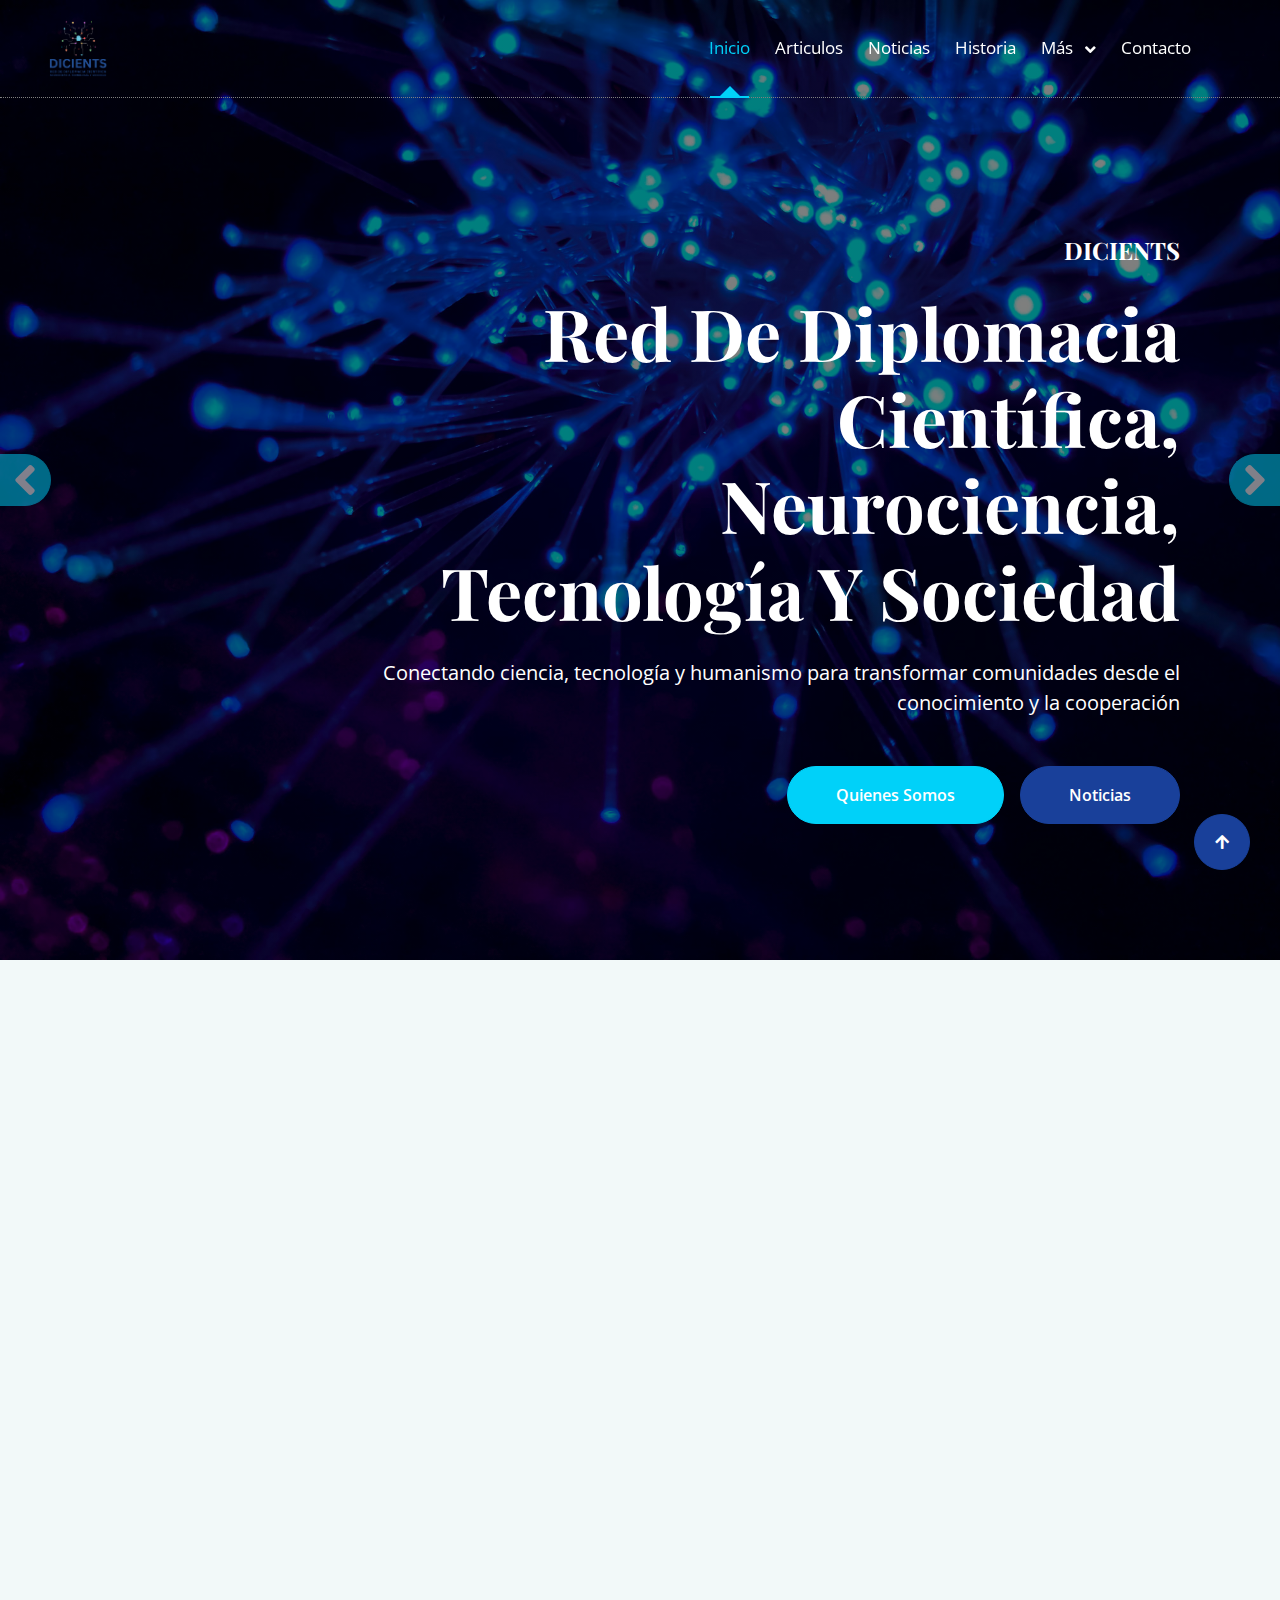
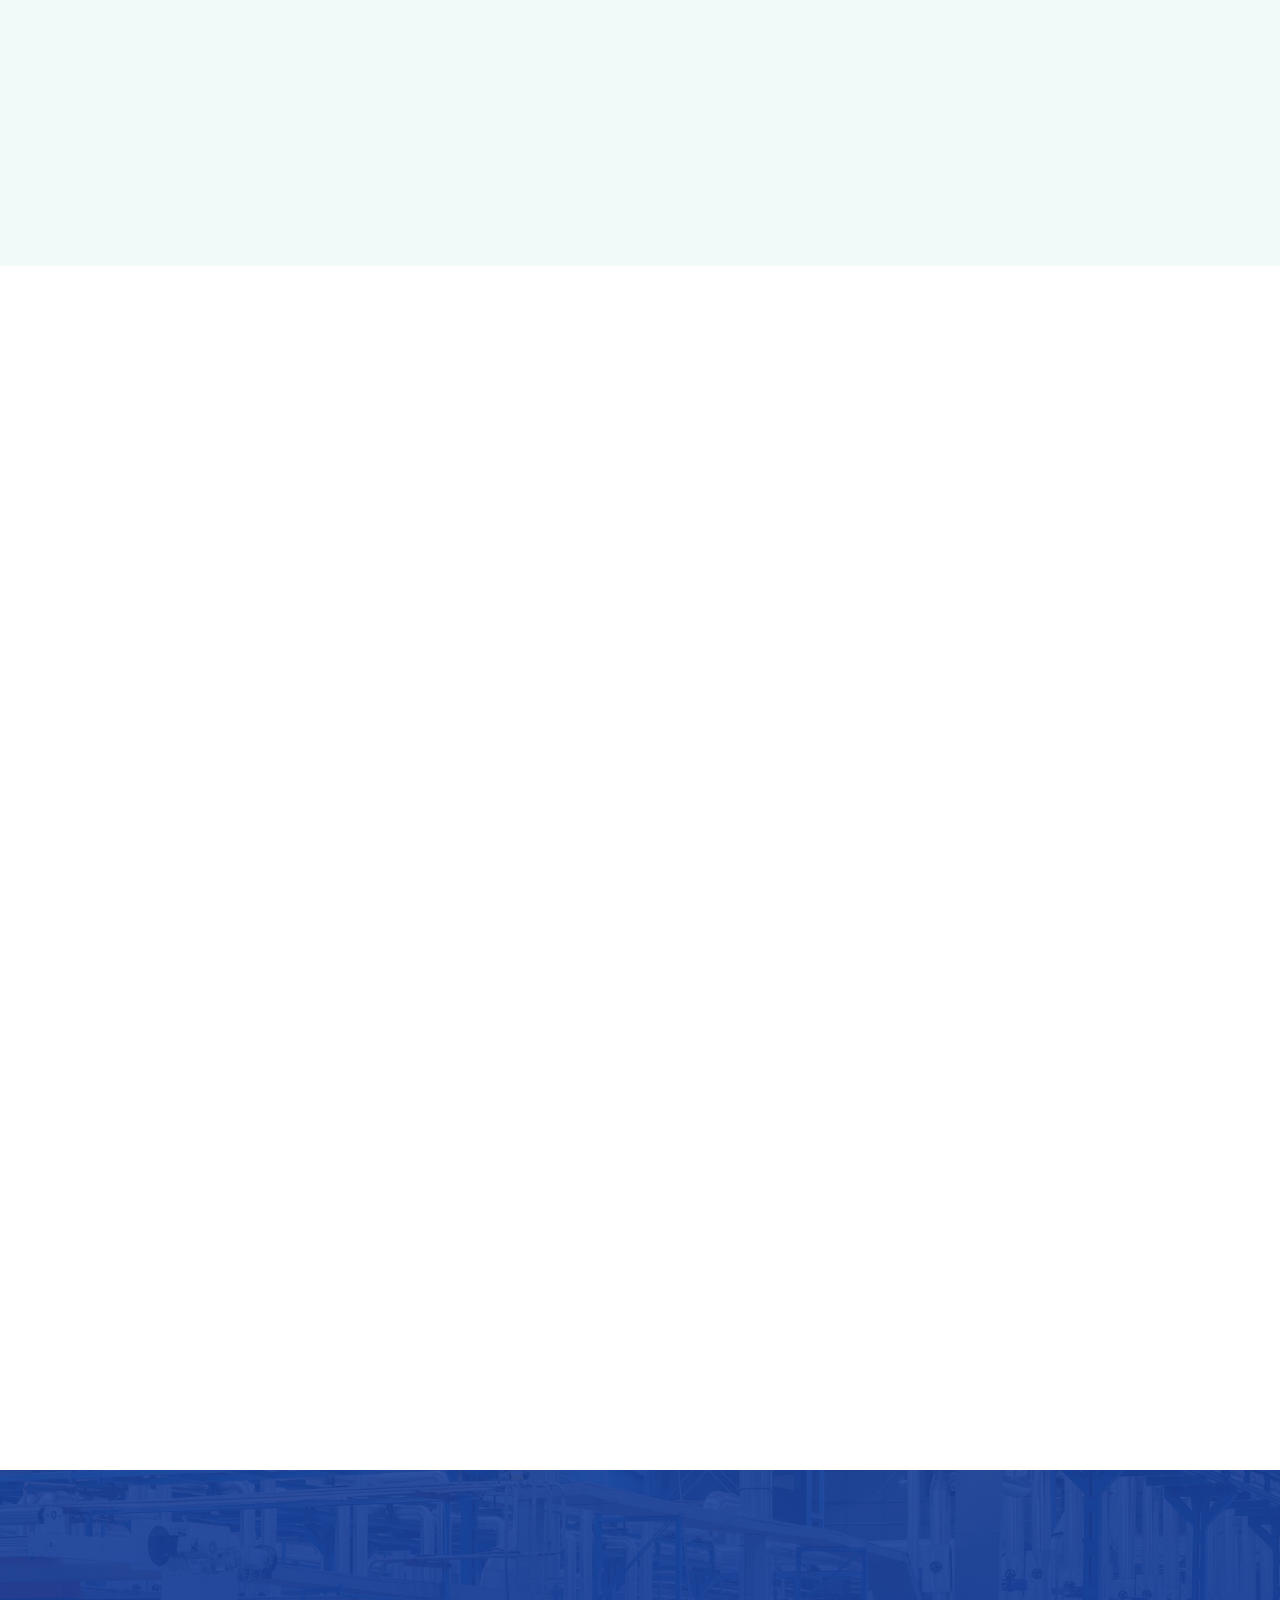
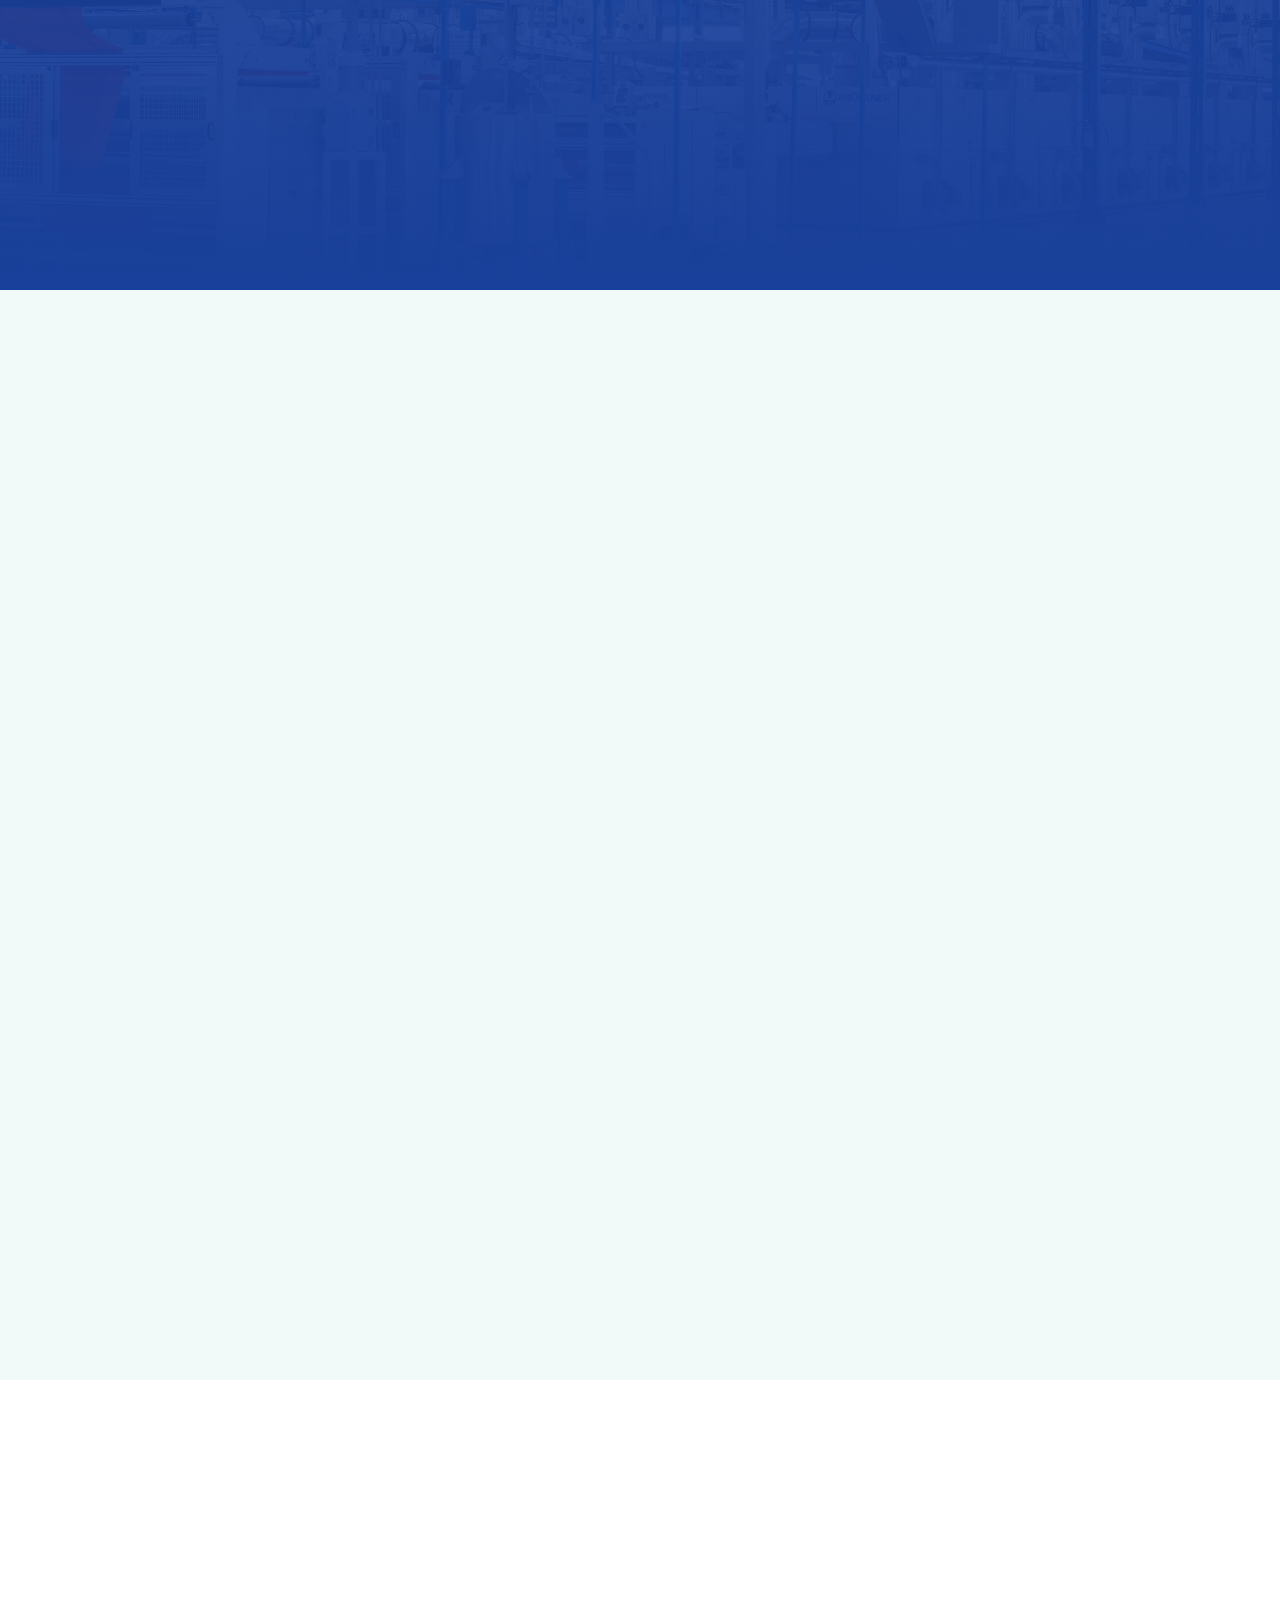
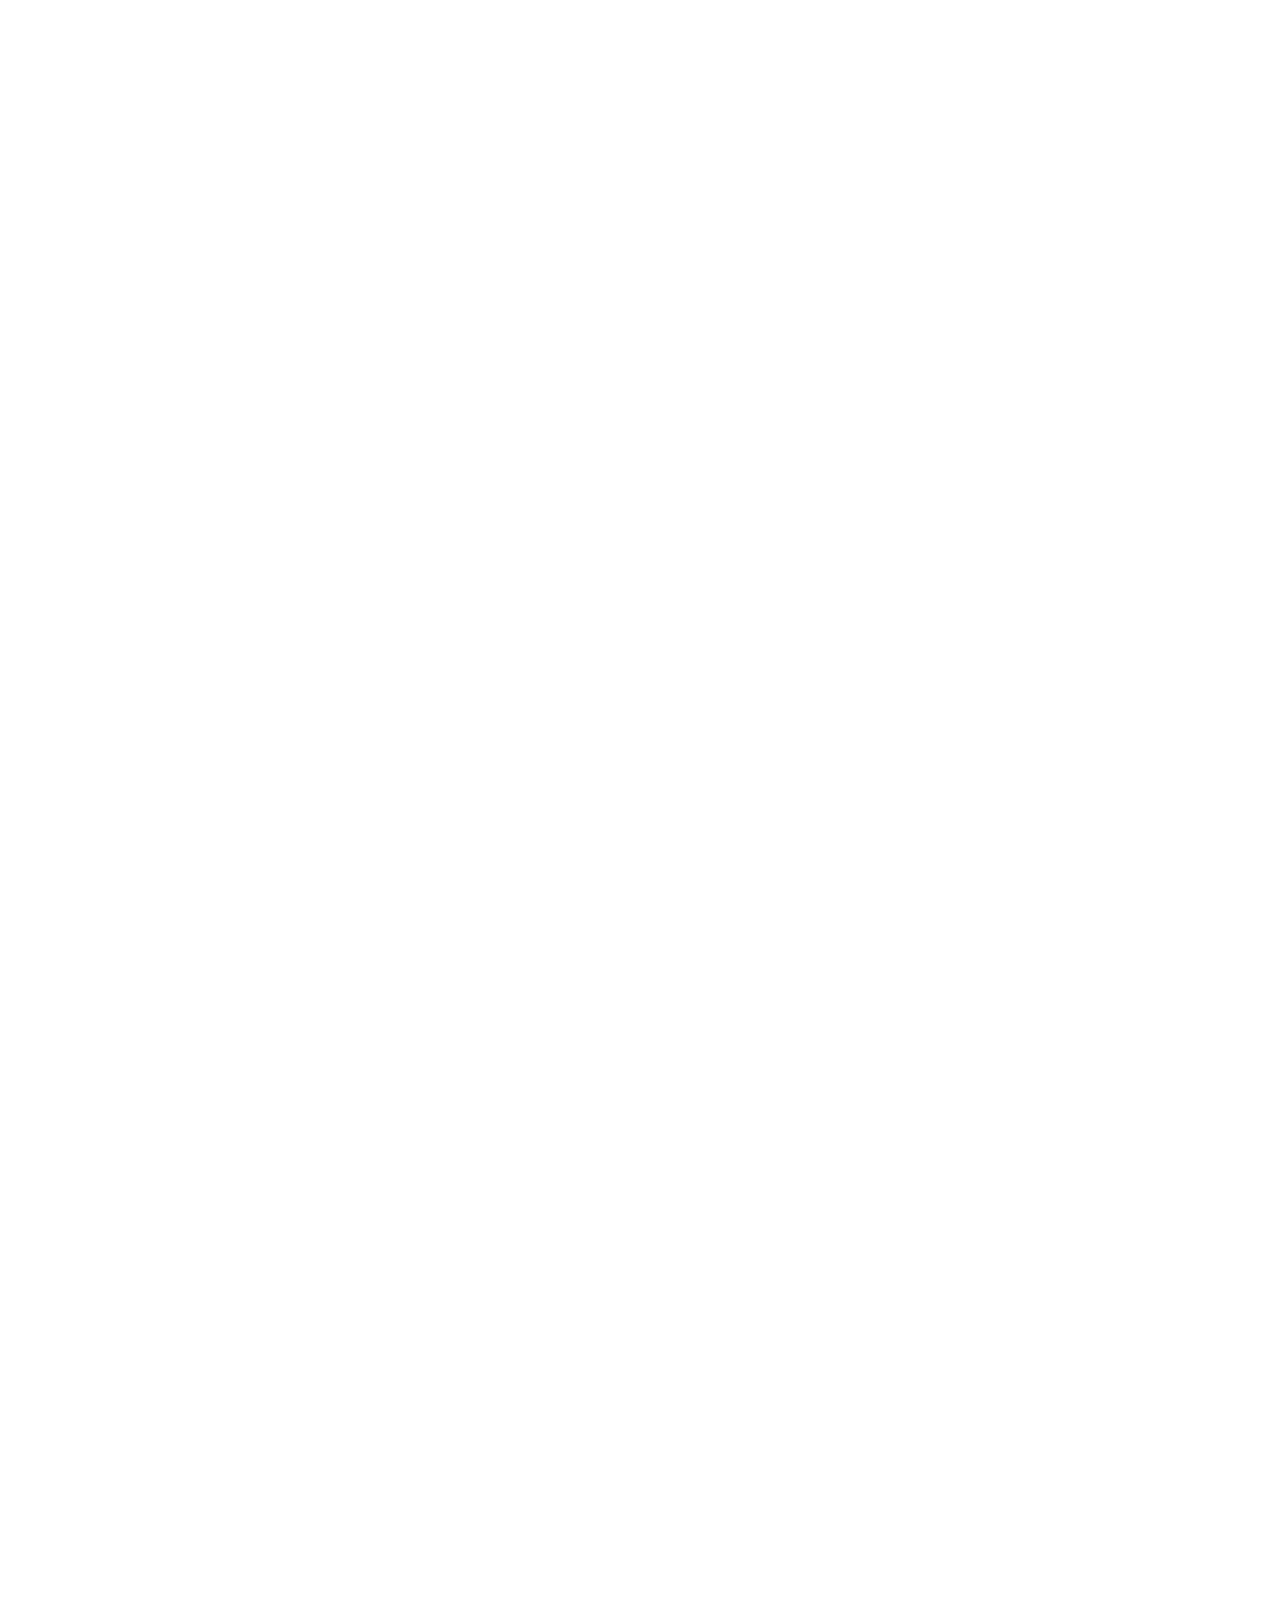
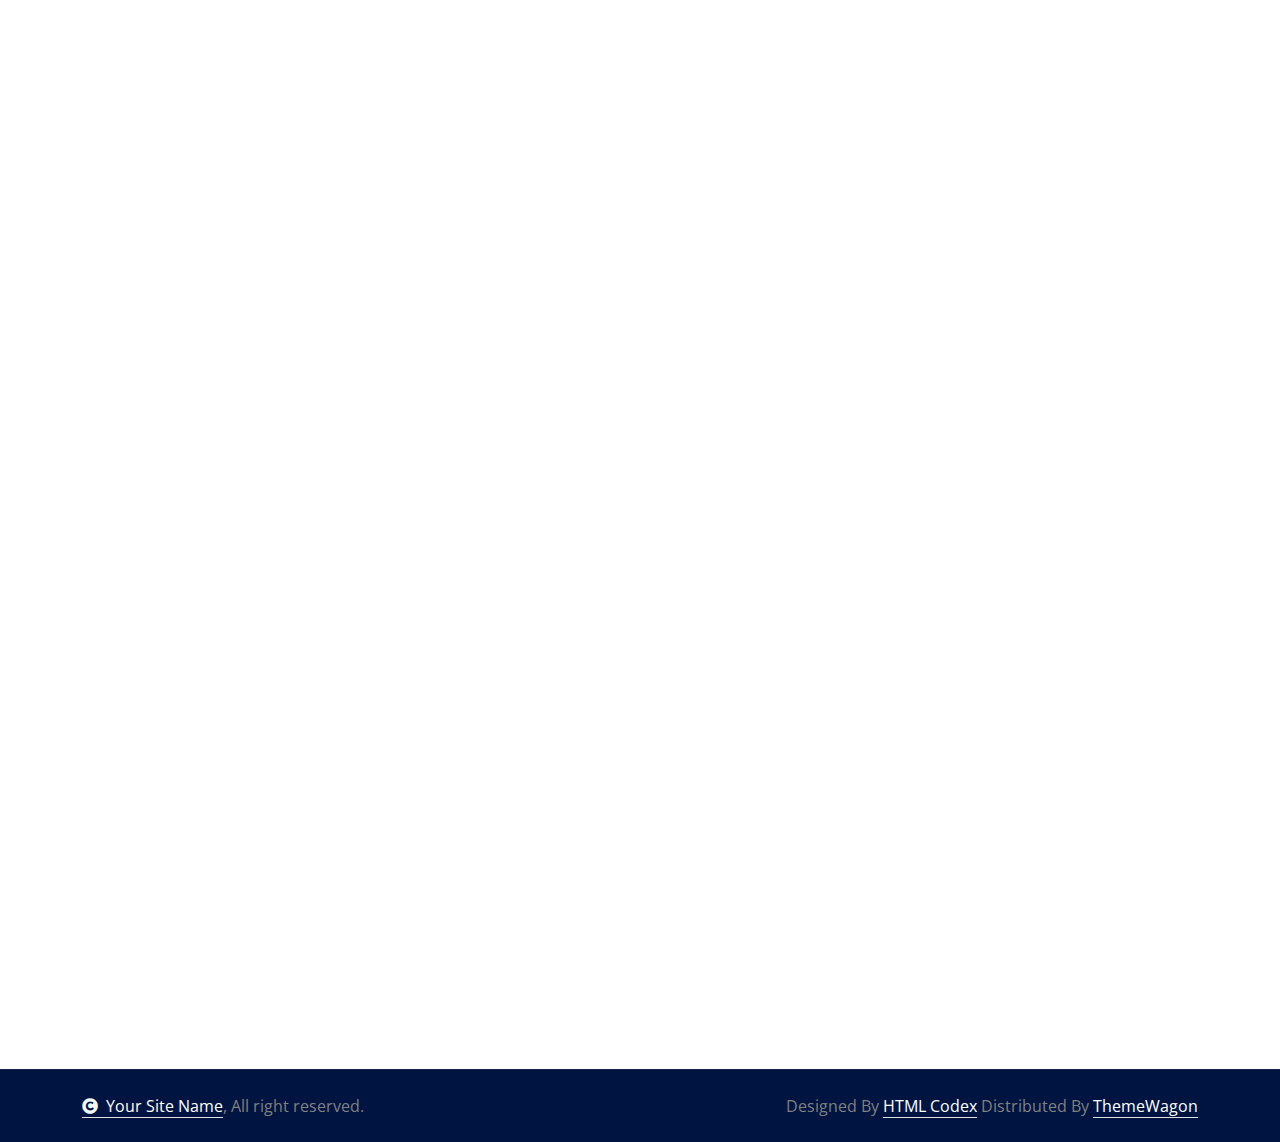
<file: index.html>
<!DOCTYPE html>
<html lang="en">

    <head>
        <meta charset="utf-8">
        <title>DICIENTS - Red de Diplomacia Científica, Neurociencia, Tecnología y Sociedad</title>
        <meta content="width=device-width, initial-scale=1.0" name="viewport">
        <meta content="" name="keywords">
        <meta content="" name="description">

        <!-- Google Web Fonts -->
        <link rel="preconnect" href="https://fonts.googleapis.com">
        <link rel="preconnect" href="https://fonts.gstatic.com" crossorigin>
        <link href="https://fonts.googleapis.com/css2?family=Open+Sans:ital,wdth,wght@0,75..100,300..800;1,75..100,300..800&family=Playfair+Display:ital,wght@0,400..900;1,400..900&display=swap" rel="stylesheet"> 

        <!-- Icon Font Stylesheet -->
        <link rel="stylesheet" href="https://use.fontawesome.com/releases/v5.15.4/css/all.css"/>
        <link href="https://cdn.jsdelivr.net/npm/bootstrap-icons@1.4.1/font/bootstrap-icons.css" rel="stylesheet">

        <!-- Libraries Stylesheet -->
        <link href="lib/animate/animate.min.css" rel="stylesheet">
        <link href="lib/owlcarousel/assets/owl.carousel.min.css" rel="stylesheet">


        <!-- Customized Bootstrap Stylesheet -->
        <link href="css/bootstrap.min.css" rel="stylesheet">

        <!-- Template Stylesheet -->
        <link href="css/style.css" rel="stylesheet">
    </head>

    <body>

        <!-- Spinner Start -->
        <div id="spinner" class="show bg-white position-fixed translate-middle w-100 vh-100 top-50 start-50 d-flex align-items-center justify-content-center">
            <div class="spinner-border text-primary" style="width: 3rem; height: 3rem;" role="status">
                <span class="sr-only">Loading...</span>
            </div>
        </div>
        <!-- Spinner End -->

        <!-- Navbar & Hero Start -->
        <div class="container-fluid position-relative p-0">
            <nav class="navbar navbar-expand-lg navbar-light px-4 px-lg-5 py-3 py-lg-0">
                <a href="" class="navbar-brand p-0">
                    <img src="img/logo.png" alt="Logo" style="height: 400px;">
                </a>
                   <!-- <a href="" class="navbar-brand p-0 d-flex align-items-center">
                    <img src="img/logo.png" alt="Logo" style="height: 40px; margin-right: 10px;">
                        <h1 class="text-primary m-0">DICIENTS</h1>
                        </a> -->
                
                <button class="navbar-toggler" type="button" data-bs-toggle="collapse" data-bs-target="#navbarCollapse">
                    <span class="fa fa-bars"></span>
                </button>
                <div class="collapse navbar-collapse" id="navbarCollapse">
                    <div class="navbar-nav ms-auto py-0">
                        <a href="index.html" class="nav-item nav-link active">Inicio</a>
                        <a href="about.html" class="nav-item nav-link">Articulos</a>
                        <a href="service.html" class="nav-item nav-link">Noticias</a>
                        <a href="blog.html" class="nav-item nav-link">Historia</a>
                        <div class="nav-item dropdown">
                            <a href="#" class="nav-link dropdown-toggle" data-bs-toggle="dropdown">Más </a>
                            <div class="dropdown-menu m-0">
                                <a href="feature.html" class="dropdown-item">Aliados</a>
                                <a href="product.html" class="dropdown-item">Entrevistas</a>
                                <a href="team.html" class="dropdown-item">Areas de Trabajo</a>
                                <a href="testimonial.html" class="dropdown-item">Comunidad</a>
                             <!--<a href="404.html" class="dropdown-item">404 Page</a>-->   
                            </div>
                        </div>
                        <a href="contact.html" class="nav-item nav-link">Contacto</a>
                    </div>
                    <div class="d-none d-xl-flex me-3">
                      <!--<div class="d-flex flex-column pe-3 border-end border-primary">
                            <span class="text-body">Get Free Delivery</span>
                            <a href="tel:+4733378901"><span class="text-primary">Free: + 0123 456 7890</span></a>
                        </div>-->  
                    </div>
                    <!--<button class="btn btn-primary btn-md-square d-flex flex-shrink-0 mb-3 mb-lg-0 rounded-circle me-3" data-bs-toggle="modal" data-bs-target="#searchModal"><i class="fas fa-search"></i></button>
                    
                      <a href="" class="btn btn-primary rounded-pill d-inline-flex flex-shrink-0 py-2 px-4">Order Now</a> -->
                  
                </div>
            </nav>

            <!-- Carousel Start -->
            <div class="carousel-header">
                <div id="carouselId" class="carousel slide" data-bs-ride="carousel">
                    <ol class="carousel-indicators">
                        <li data-bs-target="#carouselId" data-bs-slide-to="0" class="active"></li>
                        <li data-bs-target="#carouselId" data-bs-slide-to="1"></li>
                        <li data-bs-target="#carouselId" data-bs-slide-to="2"></li>
                    </ol>
                    <div class="carousel-inner" role="listbox">
                        <div class="carousel-item active">
                            <img src="img/carousel-1.jpg" class="img-fluid w-100" alt="Image">
                            <div class="carousel-caption-1">
                                <div class="carousel-caption-1-content" style="max-width: 900px;">
                                    <h4 class="text-white text-uppercase fw-bold mb-4 fadeInLeft animated" data-animation="fadeInLeft" data-delay="1s" style="animation-delay: 1s;" style="letter-spacing: 3px;">DICIENTS</h4>
                                    <h1 class="display-2 text-capitalize text-white mb-4 fadeInLeft animated" data-animation="fadeInLeft" data-delay="1.3s" style="animation-delay: 1.3s;">Red de Diplomacia Científica, Neurociencia, Tecnología y Sociedad</h1>
                                    <p class="mb-5 fs-5 text-white fadeInLeft animated" data-animation="fadeInLeft" data-delay="1.5s" style="animation-delay: 1.5s;">Conectando ciencia, tecnología y humanismo para transformar comunidades desde el conocimiento y la cooperación  </p>
                                    <div class="carousel-caption-1-content-btn fadeInLeft animated" data-animation="fadeInLeft" data-delay="1.7s" style="animation-delay: 1.7s;">
                                        <a class="btn btn-primary rounded-pill flex-shrink-0 py-3 px-5 me-2" href="#">Quienes Somos</a>
                                        <a class="btn btn-secondary rounded-pill flex-shrink-0 py-3 px-5 ms-2" href="#">Noticias</a>
                                    </div>
                                </div>
                            </div>
                        </div>
                        <div class="carousel-item">
                            <img src="img/carousel-2.jpg" class="img-fluid w-100" alt="Image">
                            <div class="carousel-caption-2">
                                <div class="carousel-caption-2-content" style="max-width: 900px;">
                                    <h4 class="text-white text-uppercase fw-bold mb-4 fadeInRight animated" data-animation="fadeInRight" data-delay="1s" style="animation-delay: 1s;" style="letter-spacing: 3px;">Ciencia con propósito humano</h4>
                                    <h1 class="display-2 text-capitalize text-white mb-4 fadeInRight animated" data-animation="fadeInRight" data-delay="1.3s" style="animation-delay: 1.3s;">Diplomacia científica para un futuro ético e inclusivo</h1>
                                    <p class="mb-5 fs-5 text-white fadeInRight animated" data-animation="fadeInRight" data-delay="1.5s" style="animation-delay: 1.5s;">En DICIENTS tejemos puentes entre la neurociencia, la tecnología y la sociedad. Nuestra misión es impulsar el conocimiento desde la evidencia y el diálogo, con un enfoque colaborativo y humanista, al servicio de las comunidades del Uruguay y la región.</p>
                                    <div class="carousel-caption-2-content-btn fadeInRight animated" data-animation="fadeInRight" data-delay="1.7s" style="animation-delay: 1.7s;">
                                        <a class="btn btn-primary rounded-pill flex-shrink-0 py-3 px-5 me-2" href="#">Quienes Somos</a>
                                        <a class="btn btn-secondary rounded-pill flex-shrink-0 py-3 px-5 ms-2" href="#">Noticias</a>
                                    </div>
                                </div>
                            </div>
                        </div>
                    </div>
                    <button class="carousel-control-prev" type="button" data-bs-target="#carouselId" data-bs-slide="prev">
                        <span class="carousel-control-prev-icon btn btn-primary fadeInLeft animated" aria-hidden="true" data-animation="fadeInLeft" data-delay="1.1s" style="animation-delay: 1.3s;"> <i class="fa fa-angle-left fa-3x"></i></span>
                        <span class="visually-hidden">Previous</span>
                    </button>
                    <button class="carousel-control-next" type="button" data-bs-target="#carouselId" data-bs-slide="next">
                        <span class="carousel-control-next-icon btn btn-primary fadeInRight animated" aria-hidden="true" data-animation="fadeInLeft" data-delay="1.1s" style="animation-delay: 1.3s;"><i class="fa fa-angle-right fa-3x"></i></span>
                        <span class="visually-hidden">Next</span>
                    </button>
                </div>
            </div>
            <!-- Carousel End -->
        </div>
        <!-- Navbar & Hero End -->

        <!-- Modal Search Start -->
        <div class="modal fade" id="searchModal" tabindex="-1" aria-labelledby="exampleModalLabel" aria-hidden="true">
            <div class="modal-dialog modal-fullscreen">
                <div class="modal-content rounded-0">
                    <div class="modal-header">
                        <h4 class="modal-title mb-0" id="exampleModalLabel">Search by keyword</h4>
                        <button type="button" class="btn-close" data-bs-dismiss="modal" aria-label="Close"></button>
                    </div>
                    <div class="modal-body d-flex align-items-center">
                        <div class="input-group w-75 mx-auto d-flex">
                            <input type="search" class="form-control p-3" placeholder="keywords" aria-describedby="search-icon-1">
                            <span id="search-icon-1" class="input-group-text btn border p-3"><i class="fa fa-search text-white"></i></span>
                        </div>
                    </div>
                </div>
            </div>
        </div>
        <!-- Modal Search End -->

        <!-- feature Start -->
        <div class="container-fluid feature bg-light py-5">
            <div class="container py-5">
                <div class="text-center mx-auto pb-5 wow fadeInUp" data-wow-delay="0.2s" style="max-width: 800px;">
                    <h4 class="text-uppercase text-primary">Nosotros</h4>
                    <h1 class="display-3 text-capitalize mb-3">Conectando ciencia, tecnología y humanismo</h1>
                </div>
                <div class="row g-4">
                    <div class=" col-md-6 col-lg-6 col-xl-3 wow fadeInUp" data-wow-delay="0.2s">
                        <div class="feature-item p-4">
                            <div class="feature-icon mb-3"><i class="fas fa-users text-white fa-3x"></i></div>
                            <a href="#" class="h4 mb-3">Enfoque Multidisciplinario</a>
                            <p class="mb-3">Articulamos saberes de diversas disciplinas para abordar los desafíos complejos del presente, promoviendo el trabajo conjunto entre ciencia, política, ética y sociedad.</p>
                            <a href="#" class="btn text-secondary">Leer mas <i class="fa fa-angle-right"></i></a>
                        </div>
                    </div>
                    <div class="col-md-6 col-lg-6 col-xl-3 wow fadeInUp" data-wow-delay="0.4s">
                        <div class="feature-item p-4">
                            <div class="feature-icon mb-3"><i class="fas fa-globe-americas text-white fa-3x"></i></div>
                            <a href="#" class="h4 mb-3">Cooperación Internacional</a>
                            <p class="mb-3">Fomentamos alianzas estratégicas entre actores del Sur Global, impulsando el intercambio de conocimientos, tecnologías y buenas prácticas con impacto social.</p>
                            <a href="#" class="btn text-secondary">Leer Mas <i class="fa fa-angle-right"></i></a>
                        </div>
                    </div>
                    <div class="col-md-6 col-lg-6 col-xl-3 wow fadeInUp" data-wow-delay="0.6s">
                        <div class="feature-item p-4">
                            <div class="feature-icon mb-3"><i class="fas fa-handshake text-white fa-3x"></i></div>
                            <a href="#" class="h4 mb-3">Compromiso con la Neurociencia Ética</a>
                            <p class="mb-3">Promovemos el desarrollo de neurociencias y tecnologías vinculadas desde una perspectiva ética, inclusiva y orientada al bienestar mental y cerebral de las poblaciones.</p>
                            <a href="#" class="btn text-secondary">Leer Mas <i class="fa fa-angle-right"></i></a>
                        </div>
                    </div>
                    <div class="col-md-6 col-lg-6 col-xl-3 wow fadeInUp" data-wow-delay="0.8s">
                        <div class="feature-item p-4">
                            <div class="feature-icon mb-3"><i class="fas fa-microscope text-white fa-3x"></i></div>
                            <a href="#" class="h4 mb-3">Ciencia Abierta y Diplomacia</a>
                            <p class="mb-3">Impulsamos políticas de ciencia abierta que permitan la circulación accesible y transparente del conocimiento, facilitando su uso en agendas públicas, locales e internacionales.</p>
                            <a href="#" class="btn text-secondary">Leer Mas <i class="fa fa-angle-right"></i></a>
                        </div>
                    </div>
                </div>
            </div>
        </div>
        <!-- feature End -->


        <!-- About Start -->
        <div class="container-fluid about overflow-hidden py-5">
            <div class="container py-5">
                <div class="row g-5">
                    <div class="col-xl-6 wow fadeInLeft" data-wow-delay="0.2s">
                        <div class="about-img rounded h-100">
                            <img src="img/about.jpg" class="img-fluid rounded h-100 w-100" style="object-fit: cover;" alt="">
                            <div class="about-exp"><span>Años de Conocimiento</span></div>
                        </div>
                    </div>
                    <div class="col-xl-6 wow fadeInRight" data-wow-delay="0.2s">
                        <div class="about-item">
                            <h4 class="text-primary text-uppercase">Sobre Nosotros</h4>
                            <h1 class="display-3 mb-3">Transformamos el conocimiento en acción</h1>
                            <p class="mb-4">DICIENTS es la Red de Diplomacia Científica, Neurociencia, Tecnología y Sociedad. Nacida en Uruguay, su misión es tender puentes entre ciencia y política, promoviendo la innovación con justicia, ética y equidad. Creemos en una ciencia abierta, colaborativa e inclusiva, capaz de responder a los desafíos de las comunidades desde una perspectiva integral.      </p>
                            <div class="bg-light rounded p-4 mb-4">
                                <div class="row">
                                    <div class="col-12">
                                        <div class="d-flex">
                                            <div class="pe-4">
                                                <div class="rounded-circle bg-primary d-flex align-items-center justify-content-center" style="width: 80px; height: 80px;"><i class="fas fa-hand-sparkles text-white fa-2x"></i></div>
                                            </div>
                                            <div class="">
                                                <a href="#" class="h4 d-inline-block mb-3">Ciencia y Tecnología con Enfoque Humano</a>
                                                <p class="mb-0">Integramos el conocimiento científico con los desafíos sociales, culturales y políticos de la región, mediante estrategias de diplomacia científica orientadas a la salud cerebral, la neuroética y la equidad tecnológica.</p>
                                            </div>
                                        </div>
                                    </div>
                                </div>
                            </div>
                            <div class="bg-light rounded p-4 mb-4">
                                <div class="row">
                                    <div class="col-12">
                                        <div class="d-flex">
                                            <div class="pe-4">
                                                <div class="rounded-circle bg-primary d-flex align-items-center justify-content-center" style="width: 80px; height: 80px;"><i class="fas fa-brain text-white fa-2x"></i></div>
                                            </div>
                                            <div class="">
                                                <a href="#" class="h4 d-inline-block mb-3">Intercambio de Conocimientos</a>
                                                <p class="mb-0">Promovemos espacios de diálogo, cooperación y transferencia tecnológica entre científicos, tomadores de decisiones y actores sociales para diseñar soluciones sostenibles a problemas globales desde el Sur Global.</p>
                                            </div>
                                        </div>
                                    </div>
                                </div>
                            </div>
                            <a href="#" class="btn btn-secondary rounded-pill py-3 px-5">Leer Mas </a>
                        </div>
                    </div>
                </div>
            </div>
        </div>
        <!-- About End -->


        <!-- Fact Counter -->
        <div class="container-fluid counter py-5">
            <div class="container py-5">
                <div class="row g-5">
                    <div class="col-md-6 col-lg-6 col-xl-3 wow fadeInUp" data-wow-delay="0.2s">
                        <div class="counter-item">
                            <div class="counter-item-icon mx-auto">
                                <i class="fas fa-people-arrows fa-3x text-white"></i>
                            </div>
                            <h4 class="text-white my-4">Miembros</h4>
                            <div class="counter-counting">
                                <span class="text-white fs-2 fw-bold" data-toggle="counter-up">456</span>
                                <span class="h1 fw-bold text-white">+</span>
                            </div>
                        </div>
                    </div>
                    <div class="col-md-6 col-lg-6 col-xl-3 wow fadeInUp" data-wow-delay="0.4s">
                        <div class="counter-item">
                            <div class="counter-item-icon mx-auto">
                                <i class="fas fa-chart-line fa-3x text-white"></i>
                            </div>
                            <h4 class="text-white my-4">Actividades</h4>
                            <div class="counter-counting">
                                <span class="text-white fs-2 fw-bold" data-toggle="counter-up">513</span>
                                <span class="h1 fw-bold text-white">+</span>
                            </div>
                        </div>
                    </div>
                    <div class="col-md-6 col-lg-6 col-xl-3 wow fadeInUp" data-wow-delay="0.6s">
                        <div class="counter-item">
                            <div class="counter-item-icon mx-auto">
                                <i class="fas fa-users fa-3x text-white"></i>
                            </div>
                            <h4 class="text-white my-4">Comunidad</h4>
                            <div class="counter-counting">
                                <span class="text-white fs-2 fw-bold" data-toggle="counter-up">53</span>
                                <span class="h1 fw-bold text-white">+</span>
                            </div>
                        </div>
                    </div>
                    <div class="col-md-6 col-lg-6 col-xl-3 wow fadeInUp" data-wow-delay="0.8s">
                        <div class="counter-item">
                            <div class="counter-item-icon mx-auto">
                                <i class="fas fa-heart fa-3x text-white"></i>
                            </div>
                            <h4 class="text-white my-4">Conocimiento</h4>
                            <div class="counter-counting">
                                <span class="text-white fs-2 fw-bold" data-toggle="counter-up">17</span>
                                <span class="h1 fw-bold text-white">+</span>
                            </div>
                        </div>
                    </div>
                </div>
            </div>
        </div>
        <!-- Fact Counter -->

        <!-- Service Start -->
        <div class="container-fluid service bg-light overflow-hidden py-5">
            <div class="container py-5">
                <div class="text-center mx-auto pb-5 wow fadeInUp" data-wow-delay="0.2s" style="max-width: 800px;">
                    <h4 class="text-uppercase text-primary">DICIENTS</h4>
                    <h1 class="display-3 text-capitalize mb-3">Nuestras Actividades</h1>
                </div>
                <div class="row gx-0 gy-4 align-items-center">
                    <div class="col-lg-6 col-xl-4 wow fadeInLeft" data-wow-delay="0.2s">
                        <div class="service-item rounded p-4 mb-4">
                            <div class="row">
                                <div class="col-12">
                                    <div class="d-flex">
                                        <div class="service-content text-end">
                                            <a href="#" class="h4 d-inline-block mb-3">Diplomacia Científica</a>
                                            <p class="mb-0">Asesoramos en la toma de decisiones basadas en evidencia, enfocándonos en salud mental, neuroética y tecnologías cognitivas.</p>
                                        </div>
                                        <div class="ps-4">
                                            <div class="service-btn"><i class="fas fa-search text-white fa-2x"></i></div>
                                        </div>
                                    </div>
                                </div>
                            </div>
                        </div>
                        <div class="service-item rounded p-4 mb-4">
                            <div class="row">
                                <div class="col-12">
                                    <div class="d-flex">
                                        <div class="service-content text-end">
                                            <a href="#" class="h4 d-inline-block mb-3">Vinculación Internacional</a>
                                            <p class="mb-0">Facilitamos redes de cooperación entre actores del Sur Global para garantizar acceso equitativo a los avances científicos y tecnológicos.</p>
                                        </div>
                                        <div class="ps-4">
                                            <div class="service-btn"><i class="fas fa-dumpster-fire text-white fa-2x"></i></div>
                                        </div>
                                    </div>
                                </div>
                            </div>
                        </div>
                        <div class="service-item rounded p-4 mb-0">
                            <div class="row">
                                <div class="col-12">
                                    <div class="d-flex">
                                        <div class="service-content text-end">
                                            <a href="#" class="h4 d-inline-block mb-3">Ciencia Abierta</a>
                                            <p class="mb-0">científico mediante prácticas de ciencia abierta como herramienta de diplomacia.</p>
                                        </div>
                                        <div class="ps-4">
                                            <div class="service-btn"><i class="fas fa-filter text-white fa-2x"></i></div>
                                        </div>
                                    </div>
                                </div>
                            </div>
                        </div>
                    </div>
                    <div class="col-lg-6 col-xl-4 wow fadeInUp" data-wow-delay="0.3s">
                        <div class="bg-transparent">
                            <img src="img/water.png" class="img-fluid w-100" alt="">
                        </div>
                    </div>
                    <div class="col-lg-6 col-xl-4 wow fadeInRight" data-wow-delay="0.2s">
                        <div class="service-item rounded p-4 mb-4">
                            <div class="row">
                                <div class="col-12">
                                    <div class="d-flex">
                                        <div class="pe-4">
                                            <div class="service-btn"><i class="fas fa-assistive-listening-systems text-white fa-2x"></i></div>
                                        </div>
                                        <div class="service-content">
                                            <a href="#" class="h4 d-inline-block mb-3">Investigación Colaborativa</a>
                                            <p class="mb-0">Impulsamos proyectos de investigación transdisciplinaria que integran neurociencia, ética, tecnología y políticas públicas, con especial énfasis en realidades del Sur Global.</p>
                                        </div>
                                    </div>
                                </div>
                            </div>
                        </div>
                        <div class="service-item rounded p-4 mb-4">
                            <div class="row">
                                <div class="col-12">
                                    <div class="d-flex">
                                        <div class="pe-4">
                                            <div class="service-btn"><i class="fas fa-recycle text-white fa-2x"></i></div>
                                        </div>
                                        <div class="service-content">
                                            <a href="#" class="h4 d-inline-block mb-3">Consultoría en Políticas Basadas en Evidencia</a>
                                            <p class="mb-0">Brindamos asesoría técnica y estratégica para la elaboración de marcos normativos, planes nacionales y estrategias institucionales en temas de salud mental y tecnologías cognitivas.</p>
                                        </div>
                                    </div>
                                </div>
                            </div>
                        </div>
                        
                    </div>
                </div>
            </div>
        </div>
         <!--<div class="service-item rounded p-4 mb-0">
                            <div class="row">
                                <div class="col-12">
                                    <div class="d-flex">
                                        <div class="pe-4">
                                            <div class="service-btn"><i class="fas fa-project-diagram text-white fa-2x"></i></div>
                                        </div>
                                        <div class="service-content">
                                            <a href="#" class="h4 d-inline-block mb-3">Project Planning</a>
                                            <p class="mb-0">Lorem, ipsum dolor sit amet consectetur adipisicing elit. Quas provident maiores quisquam.</p>
                                        </div>
                                     
                                    </div>
                                </div>
                            </div>
                        </div> 
                                        -->  
        <!-- Service End -->


        <!-- Products Start -->
       <!--
         <div class="container-fluid product py-5">
            <div class="container py-5">
                <div class="text-center mx-auto pb-5 wow fadeInUp" data-wow-delay="0.2s" style="max-width: 800px;">
                    <h4 class="text-uppercase text-primary">Our Products</h4>
                    <h1 class="display-3 text-capitalize mb-3">We Deliver Best Quality Bottle Packs.</h1>
                </div>
                <div class="row g-4 justify-content-center">
                    <div class="col-lg-6 col-xl-4 wow fadeInUp" data-wow-delay="0.2s">
                        <div class="product-item">
                            <img src="img/product-3.png" class="img-fluid w-100 rounded-top"  alt="Image">
                            <div class="product-content bg-light text-center rounded-bottom p-4">
                                <p>2L 1 Bottle</p>
                                <a href="#" class="h4 d-inline-block mb-3">Mineral Water Bottle</a>
                                <p class="fs-4 text-primary mb-3">$35:00</p>
                                <a href="#" class="btn btn-secondary rounded-pill py-2 px-4">Read More</a>
                            </div>
                        </div>
                    </div>
                    <div class="col-lg-6 col-xl-4 wow fadeInUp" data-wow-delay="0.4s">
                        <div class="product-item">
                            <img src="img/product-2.png" class="img-fluid w-100 rounded-top"  alt="Image">
                            <div class="product-content bg-light text-center rounded-bottom p-4">
                                <p>4L 2 Bottles</p>
                                <a href="#" class="h4 d-inline-block mb-3">RO Water Bottle</a>
                                <p class="fs-4 text-primary mb-3">$70:00</p>
                                <a href="#" class="btn btn-secondary rounded-pill py-2 px-4">Read More</a>
                            </div>
                        </div>
                    </div>
                    <div class="col-lg-6 col-xl-4 wow fadeInUp" data-wow-delay="0.6s">
                        <div class="product-item">
                            <img src="img/product-1.png" class="img-fluid w-100 rounded-top"  alt="Image">
                            <div class="product-content bg-light text-center rounded-bottom p-4">
                                <p>6L 3 Bottles</p>
                                <a href="#" class="h4 d-inline-block mb-3">UV Water Bottle</a>
                                <p class="fs-4 text-primary mb-3">$100:00</p>
                                <a href="#" class="btn btn-secondary rounded-pill py-2 px-4">Read More</a>
                            </div>
                        </div>
                    </div>
                </div>
            </div>
        </div>-->
        <!-- Products End -->


        <!-- Blog Start -->
        <div class="container-fluid blog pb-5">
            <div class="container pb-5">
                <div class="text-center mx-auto pb-5 wow fadeInUp" data-wow-delay="0.2s" style="max-width: 800px;">
                    <h4 class="text-uppercase text-primary">Nuestras Noticias</h4>
                    <h1 class="display-3 text-capitalize mb-3">Ultimas Noticias</h1>
                </div>
                <div class="row g-4 justify-content-center">
                    <div class="col-lg-6 col-xl-4 wow fadeInUp" data-wow-delay="0.2s">
                        <div class="blog-item">
                            <div class="blog-img">
                                <img src="img/blog-1.jpg" class="img-fluid rounded-top w-100" alt="">
                                <div class="blog-date px-4 py-2"><i class="fa fa-calendar-alt me-1"></i> Jan 12 2025</div>
                            </div>
                            <div class="blog-content rounded-bottom p-4">
                                <a href="#" class="h4 d-inline-block mb-3">Lorem ipsum dolor sit amet consectetur adipisicing elit. Unde</a>
                                <p>Lorem ipsum dolor sit amet consectetur adipisicing elit. Vel, officiis?</p>
                                <a href="#" class="fw-bold text-secondary">Read More <i class="fa fa-angle-right"></i></a>
                            </div>
                        </div>
                    </div>
                    <div class="col-lg-6 col-xl-4 wow fadeInUp" data-wow-delay="0.4s">
                        <div class="blog-item">
                            <div class="blog-img">
                                <img src="img/blog-2.jpg" class="img-fluid rounded-top w-100" alt="">
                                <div class="blog-date px-4 py-2"><i class="fa fa-calendar-alt me-1"></i> Jan 12 2025</div>
                            </div>
                            <div class="blog-content rounded-bottom p-4">
                                <a href="#" class="h4 d-inline-block mb-3">Lorem ipsum dolor sit amet consectetur adipisicing elit. Unde</a>
                                <p>Lorem ipsum dolor sit amet consectetur adipisicing elit. Vel, officiis?</p>
                                <a href="#" class="fw-bold text-secondary">Read More <i class="fa fa-angle-right"></i></a>
                            </div>
                        </div>
                    </div>
                    <div class="col-lg-6 col-xl-4 wow fadeInUp" data-wow-delay="0.6s">
                        <div class="blog-item">
                            <div class="blog-img">
                                <img src="img/blog-3.jpg" class="img-fluid rounded-top w-100" alt="">
                                <div class="blog-date px-4 py-2"><i class="fa fa-calendar-alt me-1"></i> Jan 12 2025</div>
                            </div>
                            <div class="blog-content rounded-bottom p-4">
                                <a href="#" class="h4 d-inline-block mb-3">Lorem ipsum dolor sit amet consectetur adipisicing elit. Unde</a>
                                <p>Lorem ipsum dolor sit amet consectetur adipisicing elit. Vel, officiis?</p>
                                <a href="#" class="fw-bold text-secondary">Read More <i class="fa fa-angle-right"></i></a>
                            </div>
                        </div>
                    </div>
                </div>
            </div>
        </div>
        <!-- Blog End -->


        <!-- Team Start -->
        <div class="container-fluid team pb-5">
            <div class="container pb-5">
                <div class="text-center mx-auto pb-5 wow fadeInUp" data-wow-delay="0.2s" style="max-width: 800px;">
                    <h4 class="text-uppercase text-primary">Our Team</h4>
                    <h1 class="display-3 text-capitalize mb-3">What is Really seo & How Can I Use It?</h1>
                </div>
                <div class="row g-4">
                    <div class="col-md-6 col-lg-6 col-xl-3 wow fadeInUp" data-wow-delay="0.2s">
                        <div class="team-item p-4">
                            <div class="team-inner rounded">
                                <div class="team-img">
                                    <img src="img/team-1.jpg" class="img-fluid rounded-top w-100" alt="Image">
                                    <div class="team-share">
                                        <a class="btn btn-secondary btn-md-square rounded-pill text-white mx-1" href=""><i class="fas fa-share-alt"></i></a>
                                    </div>
                                    <div class="team-icon rounded-pill py-2 px-2">
                                        <a class="btn btn-secondary btn-sm-square rounded-pill mx-1" href=""><i class="fab fa-facebook-f"></i></a>
                                        <a class="btn btn-secondary btn-sm-square rounded-pill me-1" href=""><i class="fab fa-twitter"></i></a>
                                        <a class="btn btn-secondary btn-sm-square rounded-pill me-1" href=""><i class="fab fa-linkedin-in"></i></a>
                                        <a class="btn btn-secondary btn-sm-square rounded-pill me-1" href=""><i class="fab fa-instagram"></i></a>
                                    </div>
                                </div>
                                <div class="bg-light rounded-bottom text-center py-4">
                                    <h4 class="mb-3">Hard Branots</h4>
                                    <p class="mb-0">CEO & Founder</p>
                                </div>
                            </div>
                        </div>
                    </div>
                    <div class="col-md-6 col-lg-6 col-xl-3 wow fadeInUp" data-wow-delay="0.4s">
                        <div class="team-item p-4">
                            <div class="team-inner rounded">
                                <div class="team-img">
                                    <img src="img/team-2.jpg" class="img-fluid rounded-top w-100" alt="Image">
                                    <div class="team-share">
                                        <a class="btn btn-secondary btn-md-square rounded-pill text-white mx-1" href=""><i class="fas fa-share-alt"></i></a>
                                    </div>
                                    <div class="team-icon rounded-pill py-2 px-2">
                                        <a class="btn btn-secondary btn-sm-square rounded-pill mx-1" href=""><i class="fab fa-facebook-f"></i></a>
                                        <a class="btn btn-secondary btn-sm-square rounded-pill me-1" href=""><i class="fab fa-twitter"></i></a>
                                        <a class="btn btn-secondary btn-sm-square rounded-pill me-1" href=""><i class="fab fa-linkedin-in"></i></a>
                                        <a class="btn btn-secondary btn-sm-square rounded-pill me-1" href=""><i class="fab fa-instagram"></i></a>
                                    </div>
                                </div>
                                <div class="bg-light rounded-bottom text-center py-4">
                                    <h4 class="mb-3">Hard Branots</h4>
                                    <p class="mb-0">CEO & Founder</p>
                                </div>
                            </div>
                        </div>
                    </div>
                    <div class="col-md-6 col-lg-6 col-xl-3 wow fadeInUp" data-wow-delay="0.6s">
                        <div class="team-item p-4">
                            <div class="team-inner rounded">
                                <div class="team-img">
                                    <img src="img/team-3.jpg" class="img-fluid rounded-top w-100" alt="Image">
                                    <div class="team-share">
                                        <a class="btn btn-secondary btn-md-square rounded-pill text-white mx-1" href=""><i class="fas fa-share-alt"></i></a>
                                    </div>
                                    <div class="team-icon rounded-pill py-2 px-2">
                                        <a class="btn btn-secondary btn-sm-square rounded-pill mx-1" href=""><i class="fab fa-facebook-f"></i></a>
                                        <a class="btn btn-secondary btn-sm-square rounded-pill me-1" href=""><i class="fab fa-twitter"></i></a>
                                        <a class="btn btn-secondary btn-sm-square rounded-pill me-1" href=""><i class="fab fa-linkedin-in"></i></a>
                                        <a class="btn btn-secondary btn-sm-square rounded-pill me-1" href=""><i class="fab fa-instagram"></i></a>
                                    </div>
                                </div>
                                <div class="bg-light rounded-bottom text-center py-4">
                                    <h4 class="mb-3">Hard Branots</h4>
                                    <p class="mb-0">CEO & Founder</p>
                                </div>
                            </div>
                        </div>
                    </div>
                    <div class="col-md-6 col-lg-6 col-xl-3 wow fadeInUp" data-wow-delay="0.8s">
                        <div class="team-item p-4">
                            <div class="team-inner rounded">
                                <div class="team-img">
                                    <img src="img/team-4.jpg" class="img-fluid rounded-top w-100" alt="Image">
                                    <div class="team-share">
                                        <a class="btn btn-secondary btn-md-square rounded-pill text-white mx-1" href=""><i class="fas fa-share-alt"></i></a>
                                    </div>
                                    <div class="team-icon rounded-pill py-2 px-2">
                                        <a class="btn btn-secondary btn-sm-square rounded-pill mx-1" href=""><i class="fab fa-facebook-f"></i></a>
                                        <a class="btn btn-secondary btn-sm-square rounded-pill me-1" href=""><i class="fab fa-twitter"></i></a>
                                        <a class="btn btn-secondary btn-sm-square rounded-pill me-1" href=""><i class="fab fa-linkedin-in"></i></a>
                                        <a class="btn btn-secondary btn-sm-square rounded-pill me-1" href=""><i class="fab fa-instagram"></i></a>
                                    </div>
                                </div>
                                <div class="bg-light rounded-bottom text-center py-4">
                                    <h4 class="mb-3">Hard Branots</h4>
                                    <p class="mb-0">CEO & Founder</p>
                                </div>
                            </div>
                        </div>
                    </div>
                </div>
            </div>
        </div>
        <!-- Team End -->

        <!-- Testimonial Start -->
        <div class="container-fluid testimonial pb-5">
            <div class="container pb-5">
                <div class="text-center mx-auto pb-5 wow fadeInUp" data-wow-delay="0.2s" style="max-width: 800px;">
                    <h4 class="text-uppercase text-primary">Testimonials</h4>
                    <h1 class="display-3 text-capitalize mb-3">Our clients reviews.</h1>
                </div>
                <div class="owl-carousel testimonial-carousel wow fadeInUp" data-wow-delay="0.3s">
                    <div class="testimonial-item text-center p-4">
                        <p>Lorem ipsum dolor sit amet consectetur, adipisicing elit. Incidunt pariatur officiis quis molestias, sit iure sunt voluptatibus accusantium laboriosam dolore.
                        </p>
                        <div class="d-flex justify-content-center mb-4">
                            <img src="img/testimonial-1.jpg" class="img-fluid border border-4 border-primary" style="width: 100px; height: 100px; border-radius: 50px;" alt="">
                        </div>
                        <div class="d-block">
                            <h4 class="text-dark">Client Name</h4>
                            <p class="m-0 pb-3">Profession</p>
                            <div class="d-flex justify-content-center text-secondary">
                                <i class="fas fa-star"></i>
                                <i class="fas fa-star"></i>
                                <i class="fas fa-star"></i>
                                <i class="fas fa-star"></i>
                                <i class="fas fa-star"></i>
                            </div>
                        </div>
                    </div>
                    <div class="testimonial-item text-center p-4">
                        <p>Lorem ipsum dolor sit amet consectetur, adipisicing elit. Incidunt pariatur officiis quis molestias, sit iure sunt voluptatibus accusantium laboriosam dolore.
                        </p>
                        <div class="d-flex justify-content-center mb-4">
                            <img src="img/testimonial-2.jpg" class="img-fluid border border-4 border-primary" style="width: 100px; height: 100px; border-radius: 50px;" alt="">
                        </div>
                        <div class="d-block">
                            <h4 class="text-dark">Client Name</h4>
                            <p class="m-0 pb-3">Profession</p>
                            <div class="d-flex justify-content-center text-secondary">
                                <i class="fas fa-star"></i>
                                <i class="fas fa-star"></i>
                                <i class="fas fa-star"></i>
                                <i class="fas fa-star"></i>
                                <i class="fas fa-star"></i>
                            </div>
                        </div>
                    </div>
                    <div class="testimonial-item text-center p-4">
                        <p>Lorem ipsum dolor sit amet consectetur, adipisicing elit. Incidunt pariatur officiis quis molestias, sit iure sunt voluptatibus accusantium laboriosam dolore.
                        </p>
                        <div class="d-flex justify-content-center mb-4">
                            <img src="img/testimonial-3.jpg" class="img-fluid border border-4 border-primary" style="width: 100px; height: 100px; border-radius: 50px;" alt="">
                        </div>
                        <div class="d-block">
                            <h4 class="text-dark">Client Name</h4>
                            <p class="m-0 pb-3">Profession</p>
                            <div class="d-flex justify-content-center text-secondary">
                                <i class="fas fa-star"></i>
                                <i class="fas fa-star"></i>
                                <i class="fas fa-star"></i>
                                <i class="fas fa-star"></i>
                                <i class="fas fa-star"></i>
                            </div>
                        </div>
                    </div>
                    <div class="testimonial-item text-center p-4">
                        <p>Lorem ipsum dolor sit amet consectetur, adipisicing elit. Incidunt pariatur officiis quis molestias, sit iure sunt voluptatibus accusantium laboriosam dolore.
                        </p>
                        <div class="d-flex justify-content-center mb-4">
                            <img src="img/testimonial-3.jpg" class="img-fluid border border-4 border-primary" style="width: 100px; height: 100px; border-radius: 50px;" alt="">
                        </div>
                        <div class="d-block">
                            <h4 class="text-dark">Client Name</h4>
                            <p class="m-0 pb-3">Profession</p>
                            <div class="d-flex justify-content-center text-secondary">
                                <i class="fas fa-star"></i>
                                <i class="fas fa-star"></i>
                                <i class="fas fa-star"></i>
                                <i class="fas fa-star"></i>
                                <i class="fas fa-star"></i>
                            </div>
                        </div>
                    </div>
                </div>
            </div>
        </div>
        <!-- Testimonial End -->

        <!-- Footer Start -->
        <div class="container-fluid footer py-5 wow fadeIn" data-wow-delay="0.2s">
            <div class="container py-5">
                <div class="row g-5 mb-5 align-items-center">
                    <div class="col-lg-7">
                        <div class="position-relative mx-auto">
                            <input class="form-control rounded-pill w-100 py-3 ps-4 pe-5" type="text" placeholder="Email para subscribirse">
                            <button type="button" class="btn btn-secondary rounded-pill position-absolute top-0 end-0 py-2 px-4 mt-2 me-2">Subscribe</button>
                        </div>
                    </div>
                    <div class="col-lg-5">
                        <div class="d-flex align-items-center justify-content-center justify-content-lg-end">
                            <a class="btn btn-secondary btn-md-square rounded-circle me-3" href=""><i class="fab fa-facebook-f"></i></a>
                            <a class="btn btn-secondary btn-md-square rounded-circle me-3" href=""><i class="fab fa-twitter"></i></a>
                            <a class="btn btn-secondary btn-md-square rounded-circle me-3" href=""><i class="fab fa-instagram"></i></a>
                            <a class="btn btn-secondary btn-md-square rounded-circle me-0" href=""><i class="fab fa-linkedin-in"></i></a>
                        </div>
                    </div>
                </div>
                <div class="row g-5">
                    <div class="col-md-6 col-lg-6 col-xl-3">
                        <div class="footer-item d-flex flex-column">
                            <div class="footer-item">
                                <h3 class="text-white mb-4"><i class="fas fa-hand-holding-water text-primary me-3"></i>DICIENTS</h3>
                                <p class="mb-3">Red de Diplomacia Científica, Neurociencia, Tecnología y Sociedad. Nacida en Uruguay, su misión es tender puentes entre ciencia y política, promoviendo la innovación con justicia, ética y equidad.</p>
                            </div>
                            <div class="position-relative">
                                <input class="form-control rounded-pill w-100 py-3 ps-4 pe-5" type="text" placeholder="Enter your email">
                                <button type="button" class="btn btn-secondary rounded-pill position-absolute top-0 end-0 py-2 mt-2 me-2">SignUp</button>
                            </div>
                        </div>
                    </div>
                    <div class="col-md-6 col-lg-6 col-xl-3">
                        <div class="footer-item d-flex flex-column">
                            <h4 class="text-white mb-4">About Us</h4>
                            <a href="#"><i class="fas fa-angle-right me-2"></i> Por que Nosotros</a>

                            <a href="#"><i class="fas fa-angle-right me-2"></i> Contactanos</a>
                            <a href="#"><i class="fas fa-angle-right me-2"></i> Terminos y Condiciones</a>
                        </div>
                    </div>
                    <div class="col-md-6 col-lg-6 col-xl-3">
                        <div class="footer-item d-flex flex-column">
                            <h4 class="text-white mb-4">Horarios</h4>
                            <div class="mb-3">
                                <h6 class="text-muted mb-0">Mon - Friday:</h6>
                                <p class="text-white mb-0">09.00 am to 07.00 pm</p>
                            </div>
                            <div class="mb-3">
                                <h6 class="text-muted mb-0">Saturday:</h6>
                                <p class="text-white mb-0">10.00 am to 05.00 pm</p>
                            </div>
                            <div class="mb-3">
                                <h6 class="text-muted mb-0">Vacation:</h6>
                                <p class="text-white mb-0">All Sunday is our vacation</p>
                            </div>
                        </div>
                    </div>
                    <div class="col-md-6 col-lg-6 col-xl-3">
                        <div class="footer-item d-flex flex-column">
                            <h4 class="text-white mb-4">Información de Contacto</h4>
                            <a href="#"><i class="fa fa-map-marker-alt me-2"></i> 123 Street, New York, USA</a>
                            <a href="mailto:info@example.com"><i class="fas fa-envelope me-2"></i> info@example.com</a>
                            <a href="mailto:info@example.com"><i class="fas fa-envelope me-2"></i> info@example.com</a>
                            <a href="tel:+012 345 67890"><i class="fas fa-phone me-2"></i> +012 345 67890</a>
                            <a href="tel:+012 345 67890" class="mb-3"><i class="fas fa-print me-2"></i> +012 345 67890</a>
                        </div>
                    </div>
                </div>
            </div>
        </div>
        <!-- Footer End -->
        
        <!-- Copyright Start -->
        <div class="container-fluid copyright py-4">
            <div class="container">
                <div class="row g-4 align-items-center">
                    <div class="col-md-6 text-center text-md-start mb-md-0">
                        <span class="text-body"><a href="#" class="border-bottom text-white"><i class="fas fa-copyright text-light me-2"></i>Your Site Name</a>, All right reserved.</span>
                    </div>
                    <div class="col-md-6 text-center text-md-end text-body">
                        <!--/*** This template is free as long as you keep the below author’s credit link/attribution link/backlink. ***/-->
                        <!--/*** If you'd like to use the template without the below author’s credit link/attribution link/backlink, ***/-->
                        <!--/*** you can purchase the Credit Removal License from "https://htmlcodex.com/credit-removal". ***/-->
                        Designed By <a class="border-bottom text-white" href="https://htmlcodex.com">HTML Codex</a> Distributed By <a class="border-bottom text-white" href="https://themewagon.com">ThemeWagon</a>
                    </div>
                </div>
            </div>
        </div>
        <!-- Copyright End -->


        <!-- Back to Top -->
        <a href="#" class="btn btn-secondary btn-lg-square rounded-circle back-to-top"><i class="fa fa-arrow-up"></i></a>   

        
    <!-- JavaScript Libraries -->
    <script src="https://ajax.googleapis.com/ajax/libs/jquery/3.6.4/jquery.min.js"></script>
    <script src="https://cdn.jsdelivr.net/npm/bootstrap@5.0.0/dist/js/bootstrap.bundle.min.js"></script>
    <script src="lib/wow/wow.min.js"></script>
    <script src="lib/easing/easing.min.js"></script>
    <script src="lib/waypoints/waypoints.min.js"></script>
    <script src="lib/counterup/counterup.min.js"></script>
    <script src="lib/owlcarousel/owl.carousel.min.js"></script>
    

    <!-- Template Javascript -->
    <script src="js/main.js"></script>
    </body>

</html>
</file>
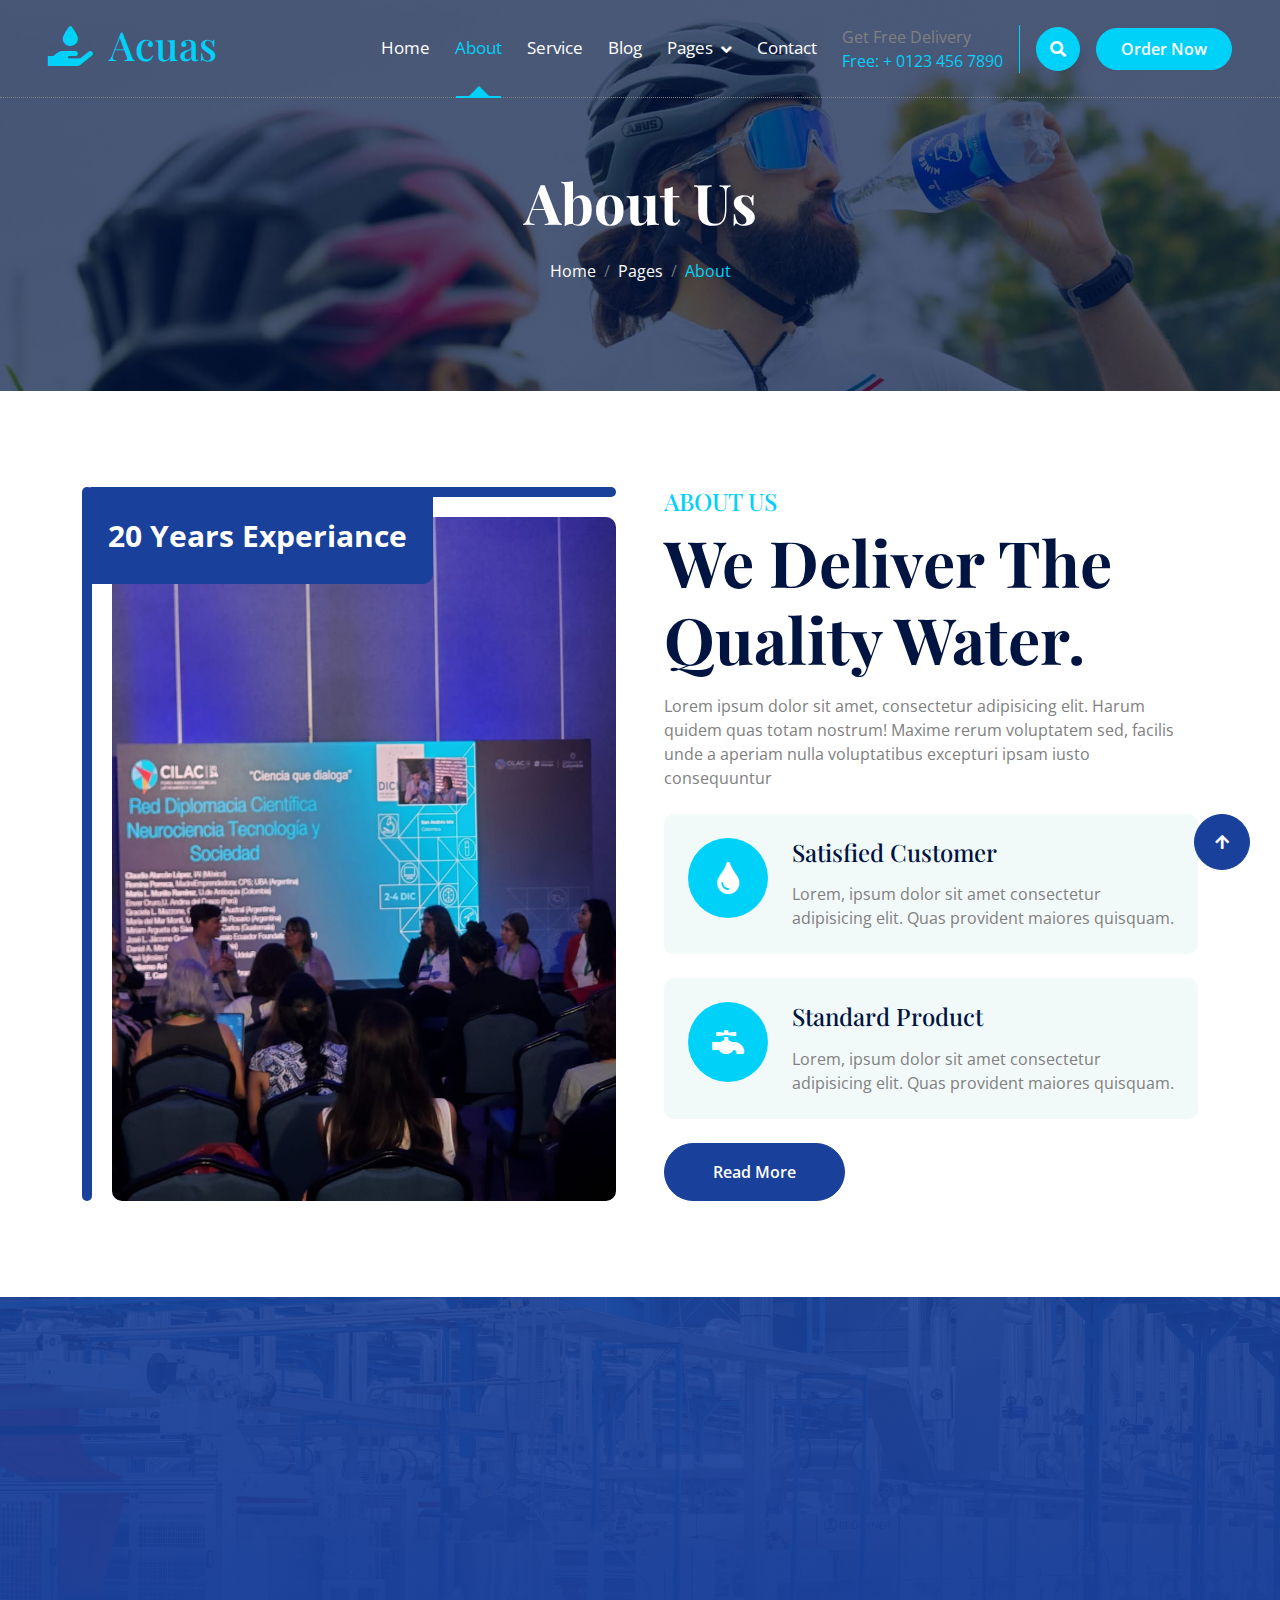
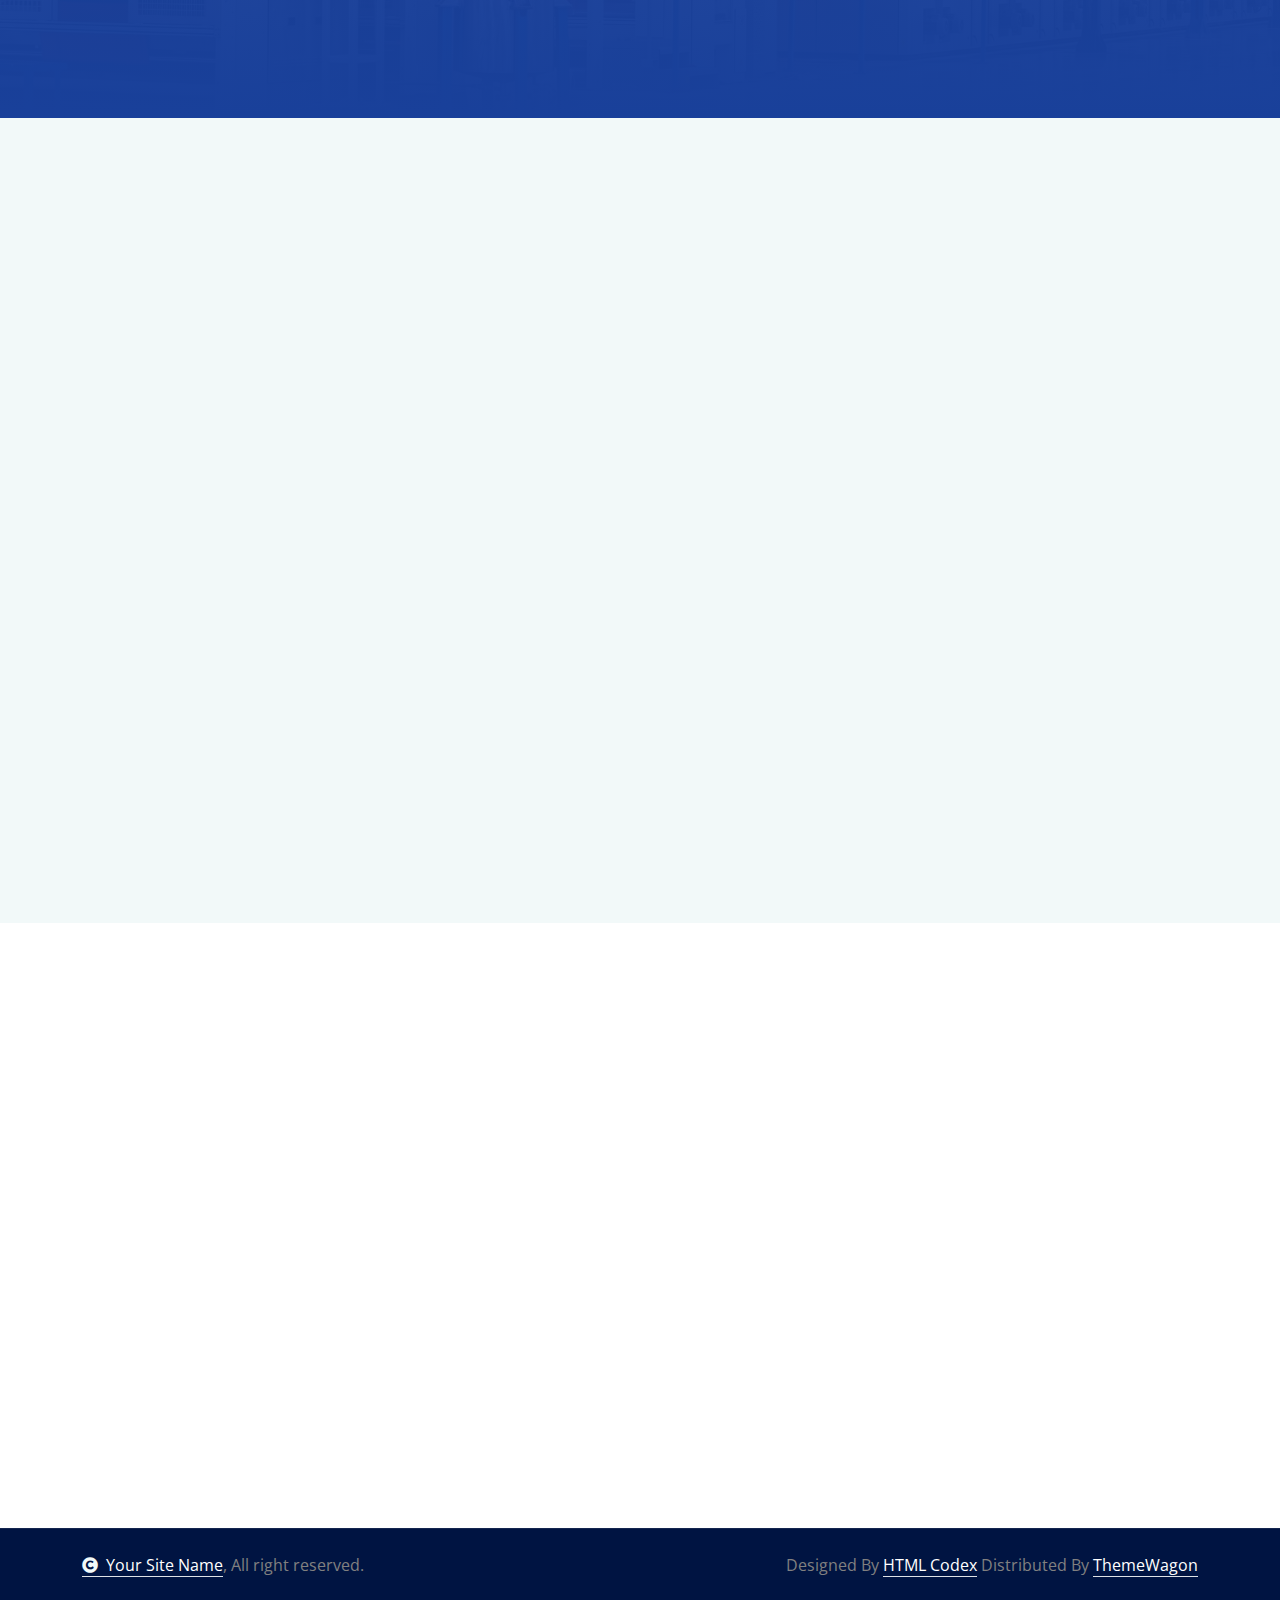
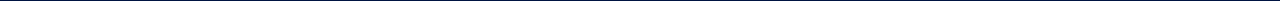
<file: about.html>
<!DOCTYPE html>
<html lang="en">

    <head>
        <meta charset="utf-8">
        <title>Acuas - Drinking Water Website Template</title>
        <meta content="width=device-width, initial-scale=1.0" name="viewport">
        <meta content="" name="keywords">
        <meta content="" name="description">

        <!-- Google Web Fonts -->
        <link rel="preconnect" href="https://fonts.googleapis.com">
        <link rel="preconnect" href="https://fonts.gstatic.com" crossorigin>
        <link href="https://fonts.googleapis.com/css2?family=Open+Sans:ital,wdth,wght@0,75..100,300..800;1,75..100,300..800&family=Playfair+Display:ital,wght@0,400..900;1,400..900&display=swap" rel="stylesheet"> 

        <!-- Icon Font Stylesheet -->
        <link rel="stylesheet" href="https://use.fontawesome.com/releases/v5.15.4/css/all.css"/>
        <link href="https://cdn.jsdelivr.net/npm/bootstrap-icons@1.4.1/font/bootstrap-icons.css" rel="stylesheet">

        <!-- Libraries Stylesheet -->
        <link href="lib/animate/animate.min.css" rel="stylesheet">
        <link href="lib/owlcarousel/assets/owl.carousel.min.css" rel="stylesheet">


        <!-- Customized Bootstrap Stylesheet -->
        <link href="css/bootstrap.min.css" rel="stylesheet">

        <!-- Template Stylesheet -->
        <link href="css/style.css" rel="stylesheet">
    </head>

    <body>

        <!-- Spinner Start -->
        <div id="spinner" class="show bg-white position-fixed translate-middle w-100 vh-100 top-50 start-50 d-flex align-items-center justify-content-center">
            <div class="spinner-border text-primary" style="width: 3rem; height: 3rem;" role="status">
                <span class="sr-only">Loading...</span>
            </div>
        </div>
        <!-- Spinner End -->

        <!-- Navbar & Hero Start -->
        <div class="container-fluid position-relative p-0">
            <nav class="navbar navbar-expand-lg navbar-light px-4 px-lg-5 py-3 py-lg-0">
                <a href="" class="navbar-brand p-0">
                    <h1 class="text-primary"><i class="fas fa-hand-holding-water me-3"></i>Acuas</h1>
                    <!-- <img src="img/logo.png" alt="Logo"> -->
                </a>
                <button class="navbar-toggler" type="button" data-bs-toggle="collapse" data-bs-target="#navbarCollapse">
                    <span class="fa fa-bars"></span>
                </button>
                <div class="collapse navbar-collapse" id="navbarCollapse">
                    <div class="navbar-nav ms-auto py-0">
                        <a href="index.html" class="nav-item nav-link">Home</a>
                        <a href="about.html" class="nav-item nav-link active">About</a>
                        <a href="service.html" class="nav-item nav-link">Service</a>
                        <a href="blog.html" class="nav-item nav-link">Blog</a>
                        <div class="nav-item dropdown">
                            <a href="#" class="nav-link dropdown-toggle" data-bs-toggle="dropdown">Pages</a>
                            <div class="dropdown-menu m-0">
                                <a href="feature.html" class="dropdown-item">Our Feature</a>
                                <a href="product.html" class="dropdown-item">Our Product</a>
                                <a href="team.html" class="dropdown-item">Our Team</a>
                                <a href="testimonial.html" class="dropdown-item">Testimonial</a>
                                <a href="404.html" class="dropdown-item">404 Page</a>
                            </div>
                        </div>
                        <a href="contact.html" class="nav-item nav-link">Contact</a>
                    </div>
                    <div class="d-none d-xl-flex me-3">
                        <div class="d-flex flex-column pe-3 border-end border-primary">
                            <span class="text-body">Get Free Delivery</span>
                            <a href="tel:+4733378901"><span class="text-primary">Free: + 0123 456 7890</span></a>
                        </div>
                    </div>
                    <button class="btn btn-primary btn-md-square d-flex flex-shrink-0 mb-3 mb-lg-0 rounded-circle me-3" data-bs-toggle="modal" data-bs-target="#searchModal"><i class="fas fa-search"></i></button>
                    <a href="" class="btn btn-primary rounded-pill d-inline-flex flex-shrink-0 py-2 px-4">Order Now</a>
                </div>
            </nav>

            <!-- Header Start -->
            <div class="container-fluid bg-breadcrumb">
                <div class="container text-center py-5" style="max-width: 900px;">
                    <h4 class="text-white display-4 mb-4 wow fadeInDown" data-wow-delay="0.1s">About Us</h4>
                    <ol class="breadcrumb d-flex justify-content-center mb-0 wow fadeInDown" data-wow-delay="0.3s">
                        <li class="breadcrumb-item"><a href="index.html">Home</a></li>
                        <li class="breadcrumb-item"><a href="#">Pages</a></li>
                        <li class="breadcrumb-item active text-primary">About</li>
                    </ol>    
                </div>
            </div>
            <!-- Header End -->
        </div>
        <!-- Navbar & Hero End -->

        <!-- Modal Search Start -->
        <div class="modal fade" id="searchModal" tabindex="-1" aria-labelledby="exampleModalLabel" aria-hidden="true">
            <div class="modal-dialog modal-fullscreen">
                <div class="modal-content rounded-0">
                    <div class="modal-header">
                        <h4 class="modal-title mb-0" id="exampleModalLabel">Search by keyword</h4>
                        <button type="button" class="btn-close" data-bs-dismiss="modal" aria-label="Close"></button>
                    </div>
                    <div class="modal-body d-flex align-items-center">
                        <div class="input-group w-75 mx-auto d-flex">
                            <input type="search" class="form-control p-3" placeholder="keywords" aria-describedby="search-icon-1">
                            <span id="search-icon-1" class="input-group-text btn border p-3"><i class="fa fa-search text-white"></i></span>
                        </div>
                    </div>
                </div>
            </div>
        </div>
        <!-- Modal Search End -->

        <!-- About Start -->
        <div class="container-fluid about py-5">
            <div class="container py-5">
                <div class="row g-5">
                    <div class="col-xl-6 wow fadeInLeft" data-wow-delay="0.2s">
                        <div class="about-img rounded h-100">
                            <img src="img/about.jpg" class="img-fluid rounded h-100 w-100" style="object-fit: cover;" alt="">
                            <div class="about-exp"><span>20 Years Experiance</span></div>
                        </div>
                    </div>
                    <div class="col-xl-6 wow fadeInRight" data-wow-delay="0.2s">
                        <div class="about-item">
                            <h4 class="text-primary text-uppercase">About Us</h4>
                            <h1 class="display-3 mb-3">We Deliver The Quality Water.</h1>
                            <p class="mb-4">Lorem ipsum dolor sit amet, consectetur adipisicing elit. Harum quidem quas totam nostrum! Maxime rerum voluptatem sed, facilis unde a aperiam nulla voluptatibus excepturi ipsam iusto consequuntur
                            </p>
                            <div class="bg-light rounded p-4 mb-4">
                                <div class="row">
                                    <div class="col-12">
                                        <div class="d-flex">
                                            <div class="pe-4">
                                                <div class="rounded-circle bg-primary d-flex align-items-center justify-content-center" style="width: 80px; height: 80px;"><i class="fas fa-tint text-white fa-2x"></i></div>
                                            </div>
                                            <div class="">
                                                <a href="#" class="h4 d-inline-block mb-3">Satisfied Customer</a>
                                                <p class="mb-0">Lorem, ipsum dolor sit amet consectetur adipisicing elit. Quas provident maiores quisquam.</p>
                                            </div>
                                        </div>
                                    </div>
                                </div>
                            </div>
                            <div class="bg-light rounded p-4 mb-4">
                                <div class="row">
                                    <div class="col-12">
                                        <div class="d-flex">
                                            <div class="pe-4">
                                                <div class="rounded-circle bg-primary d-flex align-items-center justify-content-center" style="width: 80px; height: 80px;"><i class="fas fa-faucet text-white fa-2x"></i></div>
                                            </div>
                                            <div class="">
                                                <a href="#" class="h4 d-inline-block mb-3">Standard Product</a>
                                                <p class="mb-0">Lorem, ipsum dolor sit amet consectetur adipisicing elit. Quas provident maiores quisquam.</p>
                                            </div>
                                        </div>
                                    </div>
                                </div>
                            </div>
                            <a href="#" class="btn btn-secondary rounded-pill py-3 px-5">Read More</a>
                        </div>
                    </div>
                </div>
            </div>
        </div>
        <!-- About End -->

        <!-- Fact Counter -->
        <div class="container-fluid counter py-5">
            <div class="container py-5">
                <div class="row g-5">
                    <div class="col-md-6 col-lg-6 col-xl-3 wow fadeInUp" data-wow-delay="0.2s">
                        <div class="counter-item">
                            <div class="counter-item-icon mx-auto">
                                <i class="fas fa-thumbs-up fa-3x text-white"></i>
                            </div>
                            <h4 class="text-white my-4">Happy Clients</h4>
                            <div class="counter-counting">
                                <span class="text-white fs-2 fw-bold" data-toggle="counter-up">456</span>
                                <span class="h1 fw-bold text-white">+</span>
                            </div>
                        </div>
                    </div>
                    <div class="col-md-6 col-lg-6 col-xl-3 wow fadeInUp" data-wow-delay="0.4s">
                        <div class="counter-item">
                            <div class="counter-item-icon mx-auto">
                                <i class="fas fa-truck fa-3x text-white"></i>
                            </div>
                            <h4 class="text-white my-4">Transport</h4>
                            <div class="counter-counting">
                                <span class="text-white fs-2 fw-bold" data-toggle="counter-up">513</span>
                                <span class="h1 fw-bold text-white">+</span>
                            </div>
                        </div>
                    </div>
                    <div class="col-md-6 col-lg-6 col-xl-3 wow fadeInUp" data-wow-delay="0.6s">
                        <div class="counter-item">
                            <div class="counter-item-icon mx-auto">
                                <i class="fas fa-users fa-3x text-white"></i>
                            </div>
                            <h4 class="text-white my-4">Employees</h4>
                            <div class="counter-counting">
                                <span class="text-white fs-2 fw-bold" data-toggle="counter-up">53</span>
                                <span class="h1 fw-bold text-white">+</span>
                            </div>
                        </div>
                    </div>
                    <div class="col-md-6 col-lg-6 col-xl-3 wow fadeInUp" data-wow-delay="0.8s">
                        <div class="counter-item">
                            <div class="counter-item-icon mx-auto">
                                <i class="fas fa-heart fa-3x text-white"></i>
                            </div>
                            <h4 class="text-white my-4">Years Experiance</h4>
                            <div class="counter-counting">
                                <span class="text-white fs-2 fw-bold" data-toggle="counter-up">17</span>
                                <span class="h1 fw-bold text-white">+</span>
                            </div>
                        </div>
                    </div>
                </div>
            </div>
        </div>
        <!-- Fact Counter -->

        <!-- feature Start -->
        <div class="container-fluid feature bg-light py-5">
            <div class="container py-5">
                <div class="text-center mx-auto pb-5 wow fadeInUp" data-wow-delay="0.2s" style="max-width: 800px;">
                    <h4 class="text-uppercase text-primary">Our Feature</h4>
                    <h1 class="display-3 text-capitalize mb-3">A Trusted Name In Bottled Water Industry</h1>
                </div>
                <div class="row g-4">
                    <div class=" col-md-6 col-lg-6 col-xl-3 wow fadeInUp" data-wow-delay="0.2s">
                        <div class="feature-item p-4">
                            <div class="feature-icon mb-3"><i class="fas fa-hand-holding-water text-white fa-3x"></i></div>
                            <a href="#" class="h4 mb-3">Quality Check</a>
                            <p class="mb-3">Lorem ipsum dolor sit amet consectetur adipisicing elit. Libero repellat deleniti necessitatibus</p>
                            <a href="#" class="btn text-secondary">Read More <i class="fa fa-angle-right"></i></a>
                        </div>
                    </div>
                    <div class="col-md-6 col-lg-6 col-xl-3 wow fadeInUp" data-wow-delay="0.4s">
                        <div class="feature-item p-4">
                            <div class="feature-icon mb-3"><i class="fas fa-filter text-white fa-3x"></i></div>
                            <a href="#" class="h4 mb-3">5 Steps Filtration</a>
                            <p class="mb-3">Lorem ipsum dolor sit amet consectetur adipisicing elit. Libero repellat deleniti necessitatibus</p>
                            <a href="#" class="btn text-secondary">Read More <i class="fa fa-angle-right"></i></a>
                        </div>
                    </div>
                    <div class="col-md-6 col-lg-6 col-xl-3 wow fadeInUp" data-wow-delay="0.6s">
                        <div class="feature-item p-4">
                            <div class="feature-icon mb-3"><i class="fas fa-recycle text-white fa-3x"></i></div>
                            <a href="#" class="h4 mb-3">Composition</a>
                            <p class="mb-3">Lorem ipsum dolor sit amet consectetur adipisicing elit. Libero repellat deleniti necessitatibus</p>
                            <a href="#" class="btn text-secondary">Read More <i class="fa fa-angle-right"></i></a>
                        </div>
                    </div>
                    <div class="col-md-6 col-lg-6 col-xl-3 wow fadeInUp" data-wow-delay="0.8s">
                        <div class="feature-item p-4">
                            <div class="feature-icon mb-3"><i class="fas fa-microscope text-white fa-3x"></i></div>
                            <a href="#" class="h4 mb-3">Lab Control</a>
                            <p class="mb-3">Lorem ipsum dolor sit amet consectetur adipisicing elit. Libero repellat deleniti necessitatibus</p>
                            <a href="#" class="btn text-secondary">Read More <i class="fa fa-angle-right"></i></a>
                        </div>
                    </div>
                </div>
            </div>
        </div>
        <!-- feature End -->

        <!-- Footer Start -->
        <div class="container-fluid footer py-5 wow fadeIn" data-wow-delay="0.2s">
            <div class="container py-5">
                <div class="row g-5 mb-5 align-items-center">
                    <div class="col-lg-7">
                        <div class="position-relative mx-auto">
                            <input class="form-control rounded-pill w-100 py-3 ps-4 pe-5" type="text" placeholder="Email address to Subscribe">
                            <button type="button" class="btn btn-secondary rounded-pill position-absolute top-0 end-0 py-2 px-4 mt-2 me-2">Subscribe</button>
                        </div>
                    </div>
                    <div class="col-lg-5">
                        <div class="d-flex align-items-center justify-content-center justify-content-lg-end">
                            <a class="btn btn-secondary btn-md-square rounded-circle me-3" href=""><i class="fab fa-facebook-f"></i></a>
                            <a class="btn btn-secondary btn-md-square rounded-circle me-3" href=""><i class="fab fa-twitter"></i></a>
                            <a class="btn btn-secondary btn-md-square rounded-circle me-3" href=""><i class="fab fa-instagram"></i></a>
                            <a class="btn btn-secondary btn-md-square rounded-circle me-0" href=""><i class="fab fa-linkedin-in"></i></a>
                        </div>
                    </div>
                </div>
                <div class="row g-5">
                    <div class="col-md-6 col-lg-6 col-xl-3">
                        <div class="footer-item d-flex flex-column">
                            <div class="footer-item">
                                <h3 class="text-white mb-4"><i class="fas fa-hand-holding-water text-primary me-3"></i>Acuas</h3>
                                <p class="mb-3">Dolor amet sit justo amet elitr clita ipsum elitr est.Lorem ipsum dolor sit amet, consectetur adipiscing elit consectetur adipiscing elit.</p>
                            </div>
                            <div class="position-relative">
                                <input class="form-control rounded-pill w-100 py-3 ps-4 pe-5" type="text" placeholder="Enter your email">
                                <button type="button" class="btn btn-secondary rounded-pill position-absolute top-0 end-0 py-2 mt-2 me-2">SignUp</button>
                            </div>
                        </div>
                    </div>
                    <div class="col-md-6 col-lg-6 col-xl-3">
                        <div class="footer-item d-flex flex-column">
                            <h4 class="text-white mb-4">About Us</h4>
                            <a href="#"><i class="fas fa-angle-right me-2"></i> Why Choose Us</a>
                            <a href="#"><i class="fas fa-angle-right me-2"></i> Free Water Bottles</a>
                            <a href="#"><i class="fas fa-angle-right me-2"></i> Water Dispensers</a>
                            <a href="#"><i class="fas fa-angle-right me-2"></i> Bottled Water Coolers</a>
                            <a href="#"><i class="fas fa-angle-right me-2"></i> Contact us</a>
                            <a href="#"><i class="fas fa-angle-right me-2"></i> Terms & Conditions</a>
                        </div>
                    </div>
                    <div class="col-md-6 col-lg-6 col-xl-3">
                        <div class="footer-item d-flex flex-column">
                            <h4 class="text-white mb-4">Business Hours</h4>
                            <div class="mb-3">
                                <h6 class="text-muted mb-0">Mon - Friday:</h6>
                                <p class="text-white mb-0">09.00 am to 07.00 pm</p>
                            </div>
                            <div class="mb-3">
                                <h6 class="text-muted mb-0">Saturday:</h6>
                                <p class="text-white mb-0">10.00 am to 05.00 pm</p>
                            </div>
                            <div class="mb-3">
                                <h6 class="text-muted mb-0">Vacation:</h6>
                                <p class="text-white mb-0">All Sunday is our vacation</p>
                            </div>
                        </div>
                    </div>
                    <div class="col-md-6 col-lg-6 col-xl-3">
                        <div class="footer-item d-flex flex-column">
                            <h4 class="text-white mb-4">Contact Info</h4>
                            <a href="#"><i class="fa fa-map-marker-alt me-2"></i> 123 Street, New York, USA</a>
                            <a href="mailto:info@example.com"><i class="fas fa-envelope me-2"></i> info@example.com</a>
                            <a href="mailto:info@example.com"><i class="fas fa-envelope me-2"></i> info@example.com</a>
                            <a href="tel:+012 345 67890"><i class="fas fa-phone me-2"></i> +012 345 67890</a>
                            <a href="tel:+012 345 67890" class="mb-3"><i class="fas fa-print me-2"></i> +012 345 67890</a>
                        </div>
                    </div>
                </div>
            </div>
        </div>
        <!-- Footer End -->

        
        <!-- Copyright Start -->
        <div class="container-fluid copyright py-4">
            <div class="container">
                <div class="row g-4 align-items-center">
                    <div class="col-md-6 text-center text-md-start mb-md-0">
                        <span class="text-body"><a href="#" class="border-bottom text-white"><i class="fas fa-copyright text-light me-2"></i>Your Site Name</a>, All right reserved.</span>
                    </div>
                    <div class="col-md-6 text-center text-md-end text-body">
                        <!--/*** This template is free as long as you keep the below author’s credit link/attribution link/backlink. ***/-->
                        <!--/*** If you'd like to use the template without the below author’s credit link/attribution link/backlink, ***/-->
                        <!--/*** you can purchase the Credit Removal License from "https://htmlcodex.com/credit-removal". ***/-->
                        Designed By <a class="border-bottom text-white" href="https://htmlcodex.com">HTML Codex</a> Distributed By <a class="border-bottom text-white" href="https://themewagon.com">ThemeWagon</a>
                    </div>
                </div>
            </div>
        </div>
        <!-- Copyright End -->


        <!-- Back to Top -->
        <a href="#" class="btn btn-secondary btn-lg-square rounded-circle back-to-top"><i class="fa fa-arrow-up"></i></a>   

        
    <!-- JavaScript Libraries -->
    <script src="https://ajax.googleapis.com/ajax/libs/jquery/3.6.4/jquery.min.js"></script>
    <script src="https://cdn.jsdelivr.net/npm/bootstrap@5.0.0/dist/js/bootstrap.bundle.min.js"></script>
    <script src="lib/wow/wow.min.js"></script>
    <script src="lib/easing/easing.min.js"></script>
    <script src="lib/waypoints/waypoints.min.js"></script>
    <script src="lib/counterup/counterup.min.js"></script>
    <script src="lib/owlcarousel/owl.carousel.min.js"></script>
    

    <!-- Template Javascript -->
    <script src="js/main.js"></script>
    </body>

</html>
</file>
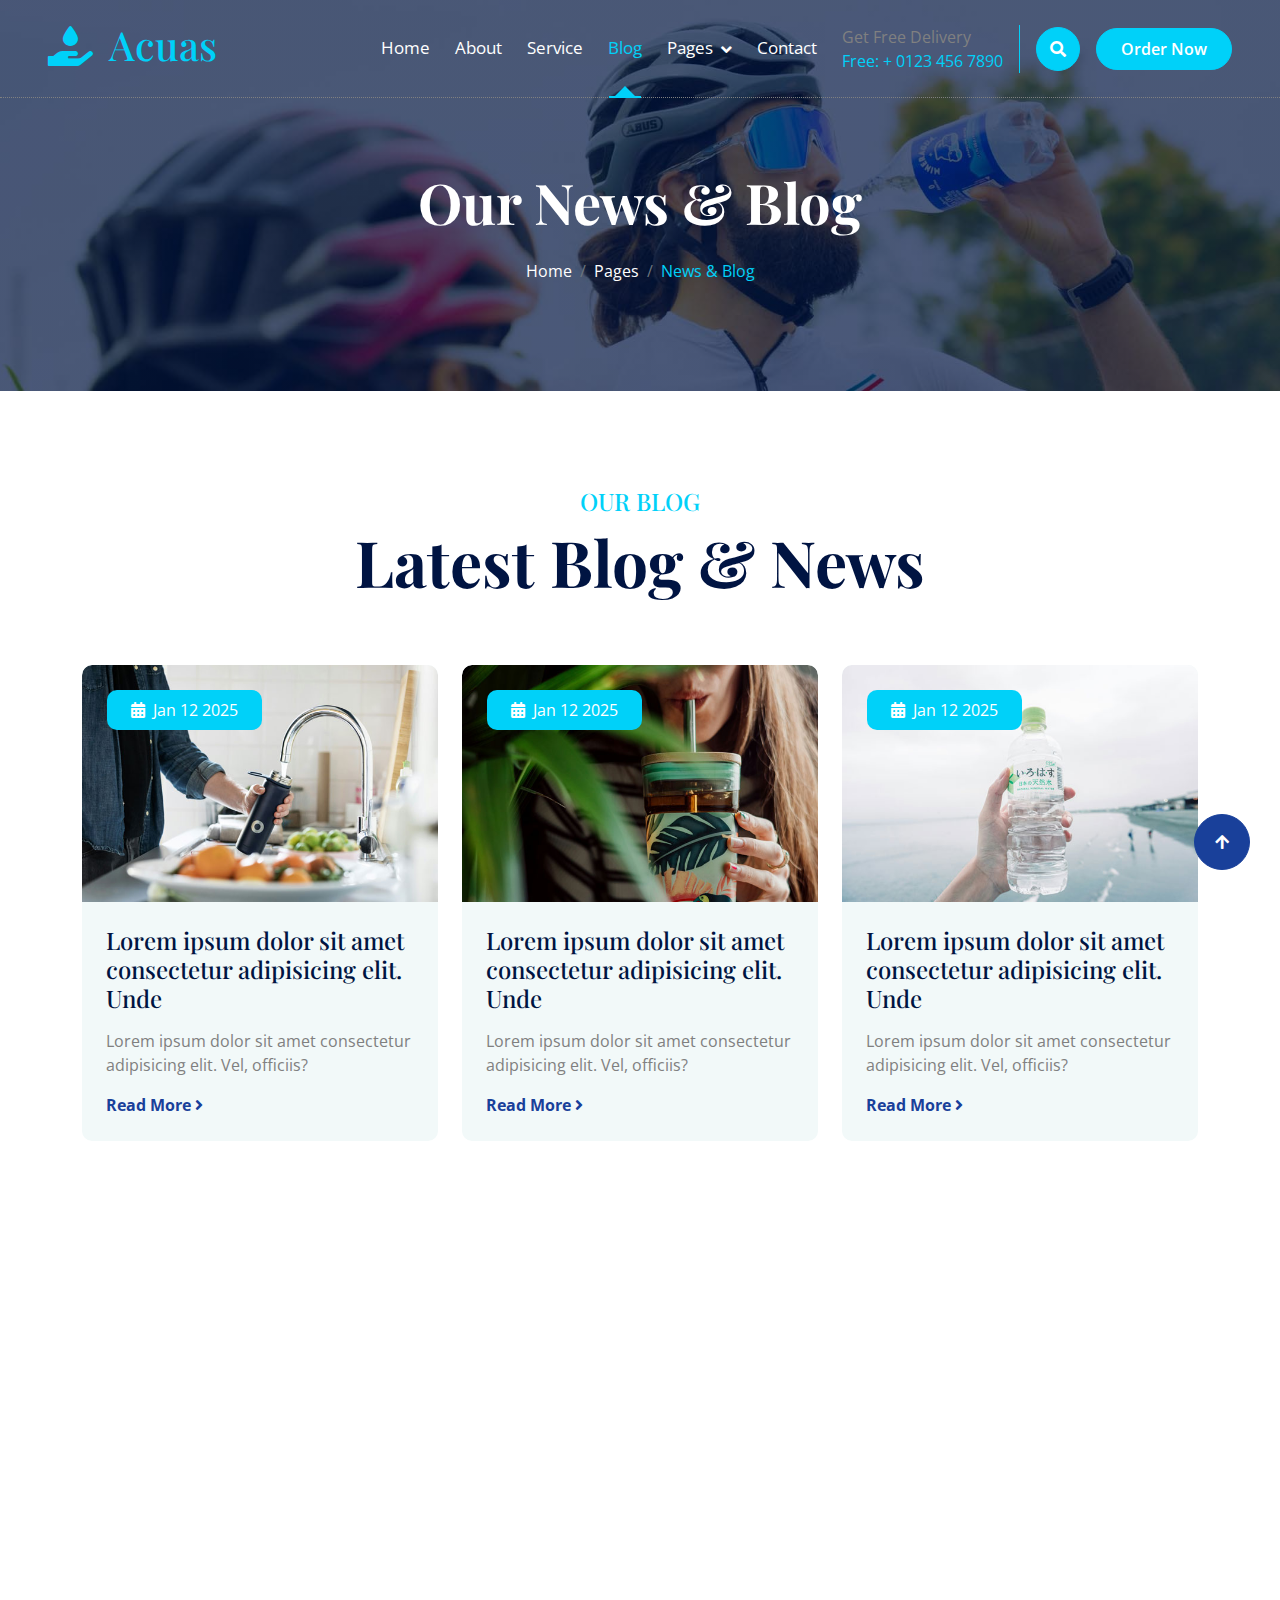
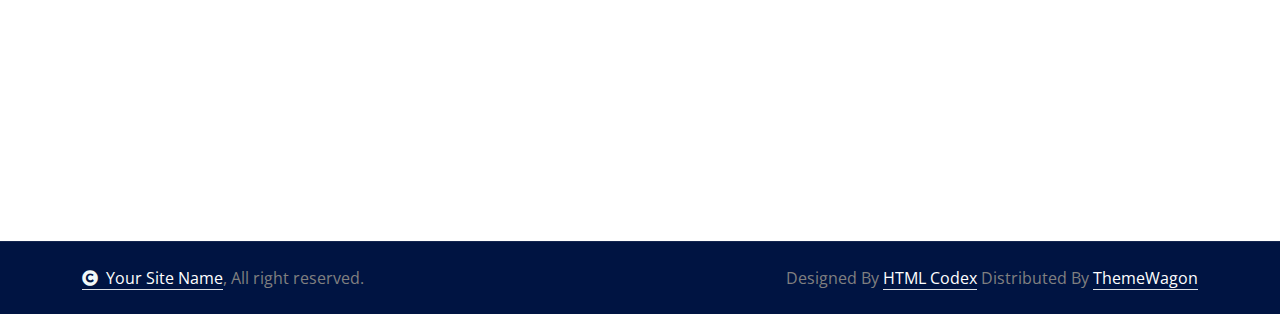
<file: blog.html>
<!DOCTYPE html>
<html lang="en">

    <head>
        <meta charset="utf-8">
        <title>Acuas - Drinking Water Website Template</title>
        <meta content="width=device-width, initial-scale=1.0" name="viewport">
        <meta content="" name="keywords">
        <meta content="" name="description">

        <!-- Google Web Fonts -->
        <link rel="preconnect" href="https://fonts.googleapis.com">
        <link rel="preconnect" href="https://fonts.gstatic.com" crossorigin>
        <link href="https://fonts.googleapis.com/css2?family=Open+Sans:ital,wdth,wght@0,75..100,300..800;1,75..100,300..800&family=Playfair+Display:ital,wght@0,400..900;1,400..900&display=swap" rel="stylesheet"> 

        <!-- Icon Font Stylesheet -->
        <link rel="stylesheet" href="https://use.fontawesome.com/releases/v5.15.4/css/all.css"/>
        <link href="https://cdn.jsdelivr.net/npm/bootstrap-icons@1.4.1/font/bootstrap-icons.css" rel="stylesheet">

        <!-- Libraries Stylesheet -->
        <link href="lib/animate/animate.min.css" rel="stylesheet">
        <link href="lib/owlcarousel/assets/owl.carousel.min.css" rel="stylesheet">


        <!-- Customized Bootstrap Stylesheet -->
        <link href="css/bootstrap.min.css" rel="stylesheet">

        <!-- Template Stylesheet -->
        <link href="css/style.css" rel="stylesheet">
    </head>

    <body>

        <!-- Spinner Start -->
        <div id="spinner" class="show bg-white position-fixed translate-middle w-100 vh-100 top-50 start-50 d-flex align-items-center justify-content-center">
            <div class="spinner-border text-primary" style="width: 3rem; height: 3rem;" role="status">
                <span class="sr-only">Loading...</span>
            </div>
        </div>
        <!-- Spinner End -->

        <!-- Navbar & Hero Start -->
        <div class="container-fluid position-relative p-0">
            <nav class="navbar navbar-expand-lg navbar-light px-4 px-lg-5 py-3 py-lg-0">
                <a href="" class="navbar-brand p-0">
                    <h1 class="text-primary"><i class="fas fa-hand-holding-water me-3"></i>Acuas</h1>
                    <!-- <img src="img/logo.png" alt="Logo"> -->
                </a>
                <button class="navbar-toggler" type="button" data-bs-toggle="collapse" data-bs-target="#navbarCollapse">
                    <span class="fa fa-bars"></span>
                </button>
                <div class="collapse navbar-collapse" id="navbarCollapse">
                    <div class="navbar-nav ms-auto py-0">
                        <a href="index.html" class="nav-item nav-link">Home</a>
                        <a href="about.html" class="nav-item nav-link">About</a>
                        <a href="service.html" class="nav-item nav-link">Service</a>
                        <a href="blog.html" class="nav-item nav-link active">Blog</a>
                        <div class="nav-item dropdown">
                            <a href="#" class="nav-link dropdown-toggle" data-bs-toggle="dropdown">Pages</a>
                            <div class="dropdown-menu m-0">
                                <a href="feature.html" class="dropdown-item">Our Feature</a>
                                <a href="product.html" class="dropdown-item">Our Product</a>
                                <a href="team.html" class="dropdown-item">Our Team</a>
                                <a href="testimonial.html" class="dropdown-item">Testimonial</a>
                                <a href="404.html" class="dropdown-item">404 Page</a>
                            </div>
                        </div>
                        <a href="contact.html" class="nav-item nav-link">Contact</a>
                    </div>
                    <div class="d-none d-xl-flex me-3">
                        <div class="d-flex flex-column pe-3 border-end border-primary">
                            <span class="text-body">Get Free Delivery</span>
                            <a href="tel:+4733378901"><span class="text-primary">Free: + 0123 456 7890</span></a>
                        </div>
                    </div>
                    <button class="btn btn-primary btn-md-square d-flex flex-shrink-0 mb-3 mb-lg-0 rounded-circle me-3" data-bs-toggle="modal" data-bs-target="#searchModal"><i class="fas fa-search"></i></button>
                    <a href="" class="btn btn-primary rounded-pill d-inline-flex flex-shrink-0 py-2 px-4">Order Now</a>
                </div>
            </nav>

            <!-- Header Start -->
            <div class="container-fluid bg-breadcrumb">
                <div class="container text-center py-5" style="max-width: 900px;">
                    <h4 class="text-white display-4 mb-4 wow fadeInDown" data-wow-delay="0.1s">Our News & Blog</h4>
                    <ol class="breadcrumb d-flex justify-content-center mb-0 wow fadeInDown" data-wow-delay="0.3s">
                        <li class="breadcrumb-item"><a href="index.html">Home</a></li>
                        <li class="breadcrumb-item"><a href="#">Pages</a></li>
                        <li class="breadcrumb-item active text-primary">News & Blog</li>
                    </ol>    
                </div>
            </div>
            <!-- Header End -->
        </div>
        <!-- Navbar & Hero End -->

        <!-- Modal Search Start -->
        <div class="modal fade" id="searchModal" tabindex="-1" aria-labelledby="exampleModalLabel" aria-hidden="true">
            <div class="modal-dialog modal-fullscreen">
                <div class="modal-content rounded-0">
                    <div class="modal-header">
                        <h4 class="modal-title mb-0" id="exampleModalLabel">Search by keyword</h4>
                        <button type="button" class="btn-close" data-bs-dismiss="modal" aria-label="Close"></button>
                    </div>
                    <div class="modal-body d-flex align-items-center">
                        <div class="input-group w-75 mx-auto d-flex">
                            <input type="search" class="form-control p-3" placeholder="keywords" aria-describedby="search-icon-1">
                            <span id="search-icon-1" class="input-group-text btn border p-3"><i class="fa fa-search text-white"></i></span>
                        </div>
                    </div>
                </div>
            </div>
        </div>
        <!-- Modal Search End -->

        <!-- Blog Start -->
        <div class="container-fluid blog py-5">
            <div class="container py-5">
                <div class="text-center mx-auto pb-5 wow fadeInUp" data-wow-delay="0.2s" style="max-width: 800px;">
                    <h4 class="text-uppercase text-primary">Our Blog</h4>
                    <h1 class="display-3 text-capitalize mb-3">Latest Blog & News</h1>
                </div>
                <div class="row g-4 justify-content-center">
                    <div class="col-lg-6 col-xl-4 wow fadeInUp" data-wow-delay="0.2s">
                        <div class="blog-item">
                            <div class="blog-img">
                                <img src="img/blog-1.jpg" class="img-fluid rounded-top w-100" alt="">
                                <div class="blog-date px-4 py-2"><i class="fa fa-calendar-alt me-1"></i> Jan 12 2025</div>
                            </div>
                            <div class="blog-content rounded-bottom p-4">
                                <a href="#" class="h4 d-inline-block mb-3">Lorem ipsum dolor sit amet consectetur adipisicing elit. Unde</a>
                                <p>Lorem ipsum dolor sit amet consectetur adipisicing elit. Vel, officiis?</p>
                                <a href="#" class="fw-bold text-secondary">Read More <i class="fa fa-angle-right"></i></a>
                            </div>
                        </div>
                    </div>
                    <div class="col-lg-6 col-xl-4 wow fadeInUp" data-wow-delay="0.4s">
                        <div class="blog-item">
                            <div class="blog-img">
                                <img src="img/blog-2.jpg" class="img-fluid rounded-top w-100" alt="">
                                <div class="blog-date px-4 py-2"><i class="fa fa-calendar-alt me-1"></i> Jan 12 2025</div>
                            </div>
                            <div class="blog-content rounded-bottom p-4">
                                <a href="#" class="h4 d-inline-block mb-3">Lorem ipsum dolor sit amet consectetur adipisicing elit. Unde</a>
                                <p>Lorem ipsum dolor sit amet consectetur adipisicing elit. Vel, officiis?</p>
                                <a href="#" class="fw-bold text-secondary">Read More <i class="fa fa-angle-right"></i></a>
                            </div>
                        </div>
                    </div>
                    <div class="col-lg-6 col-xl-4 wow fadeInUp" data-wow-delay="0.6s">
                        <div class="blog-item">
                            <div class="blog-img">
                                <img src="img/blog-3.jpg" class="img-fluid rounded-top w-100" alt="">
                                <div class="blog-date px-4 py-2"><i class="fa fa-calendar-alt me-1"></i> Jan 12 2025</div>
                            </div>
                            <div class="blog-content rounded-bottom p-4">
                                <a href="#" class="h4 d-inline-block mb-3">Lorem ipsum dolor sit amet consectetur adipisicing elit. Unde</a>
                                <p>Lorem ipsum dolor sit amet consectetur adipisicing elit. Vel, officiis?</p>
                                <a href="#" class="fw-bold text-secondary">Read More <i class="fa fa-angle-right"></i></a>
                            </div>
                        </div>
                    </div>
                </div>
            </div>
        </div>
        <!-- Blog End -->

        <!-- Footer Start -->
        <div class="container-fluid footer py-5 wow fadeIn" data-wow-delay="0.2s">
            <div class="container py-5">
                <div class="row g-5 mb-5 align-items-center">
                    <div class="col-lg-7">
                        <div class="position-relative mx-auto">
                            <input class="form-control rounded-pill w-100 py-3 ps-4 pe-5" type="text" placeholder="Email address to Subscribe">
                            <button type="button" class="btn btn-secondary rounded-pill position-absolute top-0 end-0 py-2 px-4 mt-2 me-2">Subscribe</button>
                        </div>
                    </div>
                    <div class="col-lg-5">
                        <div class="d-flex align-items-center justify-content-center justify-content-lg-end">
                            <a class="btn btn-secondary btn-md-square rounded-circle me-3" href=""><i class="fab fa-facebook-f"></i></a>
                            <a class="btn btn-secondary btn-md-square rounded-circle me-3" href=""><i class="fab fa-twitter"></i></a>
                            <a class="btn btn-secondary btn-md-square rounded-circle me-3" href=""><i class="fab fa-instagram"></i></a>
                            <a class="btn btn-secondary btn-md-square rounded-circle me-0" href=""><i class="fab fa-linkedin-in"></i></a>
                        </div>
                    </div>
                </div>
                <div class="row g-5">
                    <div class="col-md-6 col-lg-6 col-xl-3">
                        <div class="footer-item d-flex flex-column">
                            <div class="footer-item">
                                <h3 class="text-white mb-4"><i class="fas fa-hand-holding-water text-primary me-3"></i>Acuas</h3>
                                <p class="mb-3">Dolor amet sit justo amet elitr clita ipsum elitr est.Lorem ipsum dolor sit amet, consectetur adipiscing elit consectetur adipiscing elit.</p>
                            </div>
                            <div class="position-relative">
                                <input class="form-control rounded-pill w-100 py-3 ps-4 pe-5" type="text" placeholder="Enter your email">
                                <button type="button" class="btn btn-secondary rounded-pill position-absolute top-0 end-0 py-2 mt-2 me-2">SignUp</button>
                            </div>
                        </div>
                    </div>
                    <div class="col-md-6 col-lg-6 col-xl-3">
                        <div class="footer-item d-flex flex-column">
                            <h4 class="text-white mb-4">About Us</h4>
                            <a href="#"><i class="fas fa-angle-right me-2"></i> Why Choose Us</a>
                            <a href="#"><i class="fas fa-angle-right me-2"></i> Free Water Bottles</a>
                            <a href="#"><i class="fas fa-angle-right me-2"></i> Water Dispensers</a>
                            <a href="#"><i class="fas fa-angle-right me-2"></i> Bottled Water Coolers</a>
                            <a href="#"><i class="fas fa-angle-right me-2"></i> Contact us</a>
                            <a href="#"><i class="fas fa-angle-right me-2"></i> Terms & Conditions</a>
                        </div>
                    </div>
                    <div class="col-md-6 col-lg-6 col-xl-3">
                        <div class="footer-item d-flex flex-column">
                            <h4 class="text-white mb-4">Business Hours</h4>
                            <div class="mb-3">
                                <h6 class="text-muted mb-0">Mon - Friday:</h6>
                                <p class="text-white mb-0">09.00 am to 07.00 pm</p>
                            </div>
                            <div class="mb-3">
                                <h6 class="text-muted mb-0">Saturday:</h6>
                                <p class="text-white mb-0">10.00 am to 05.00 pm</p>
                            </div>
                            <div class="mb-3">
                                <h6 class="text-muted mb-0">Vacation:</h6>
                                <p class="text-white mb-0">All Sunday is our vacation</p>
                            </div>
                        </div>
                    </div>
                    <div class="col-md-6 col-lg-6 col-xl-3">
                        <div class="footer-item d-flex flex-column">
                            <h4 class="text-white mb-4">Contact Info</h4>
                            <a href="#"><i class="fa fa-map-marker-alt me-2"></i> 123 Street, New York, USA</a>
                            <a href="mailto:info@example.com"><i class="fas fa-envelope me-2"></i> info@example.com</a>
                            <a href="mailto:info@example.com"><i class="fas fa-envelope me-2"></i> info@example.com</a>
                            <a href="tel:+012 345 67890"><i class="fas fa-phone me-2"></i> +012 345 67890</a>
                            <a href="tel:+012 345 67890" class="mb-3"><i class="fas fa-print me-2"></i> +012 345 67890</a>
                        </div>
                    </div>
                </div>
            </div>
        </div>
        <!-- Footer End -->

        
        <!-- Copyright Start -->
        <div class="container-fluid copyright py-4">
            <div class="container">
                <div class="row g-4 align-items-center">
                    <div class="col-md-6 text-center text-md-start mb-md-0">
                        <span class="text-body"><a href="#" class="border-bottom text-white"><i class="fas fa-copyright text-light me-2"></i>Your Site Name</a>, All right reserved.</span>
                    </div>
                    <div class="col-md-6 text-center text-md-end text-body">
                        <!--/*** This template is free as long as you keep the below author’s credit link/attribution link/backlink. ***/-->
                        <!--/*** If you'd like to use the template without the below author’s credit link/attribution link/backlink, ***/-->
                        <!--/*** you can purchase the Credit Removal License from "https://htmlcodex.com/credit-removal". ***/-->
                        Designed By <a class="border-bottom text-white" href="https://htmlcodex.com">HTML Codex</a> Distributed By <a class="border-bottom text-white" href="https://themewagon.com">ThemeWagon</a>
                    </div>
                </div>
            </div>
        </div>
        <!-- Copyright End -->


        <!-- Back to Top -->
        <a href="#" class="btn btn-secondary btn-lg-square rounded-circle back-to-top"><i class="fa fa-arrow-up"></i></a>   

        
    <!-- JavaScript Libraries -->
    <script src="https://ajax.googleapis.com/ajax/libs/jquery/3.6.4/jquery.min.js"></script>
    <script src="https://cdn.jsdelivr.net/npm/bootstrap@5.0.0/dist/js/bootstrap.bundle.min.js"></script>
    <script src="lib/wow/wow.min.js"></script>
    <script src="lib/easing/easing.min.js"></script>
    <script src="lib/waypoints/waypoints.min.js"></script>
    <script src="lib/counterup/counterup.min.js"></script>
    <script src="lib/owlcarousel/owl.carousel.min.js"></script>
    

    <!-- Template Javascript -->
    <script src="js/main.js"></script>
    </body>

</html>
</file>
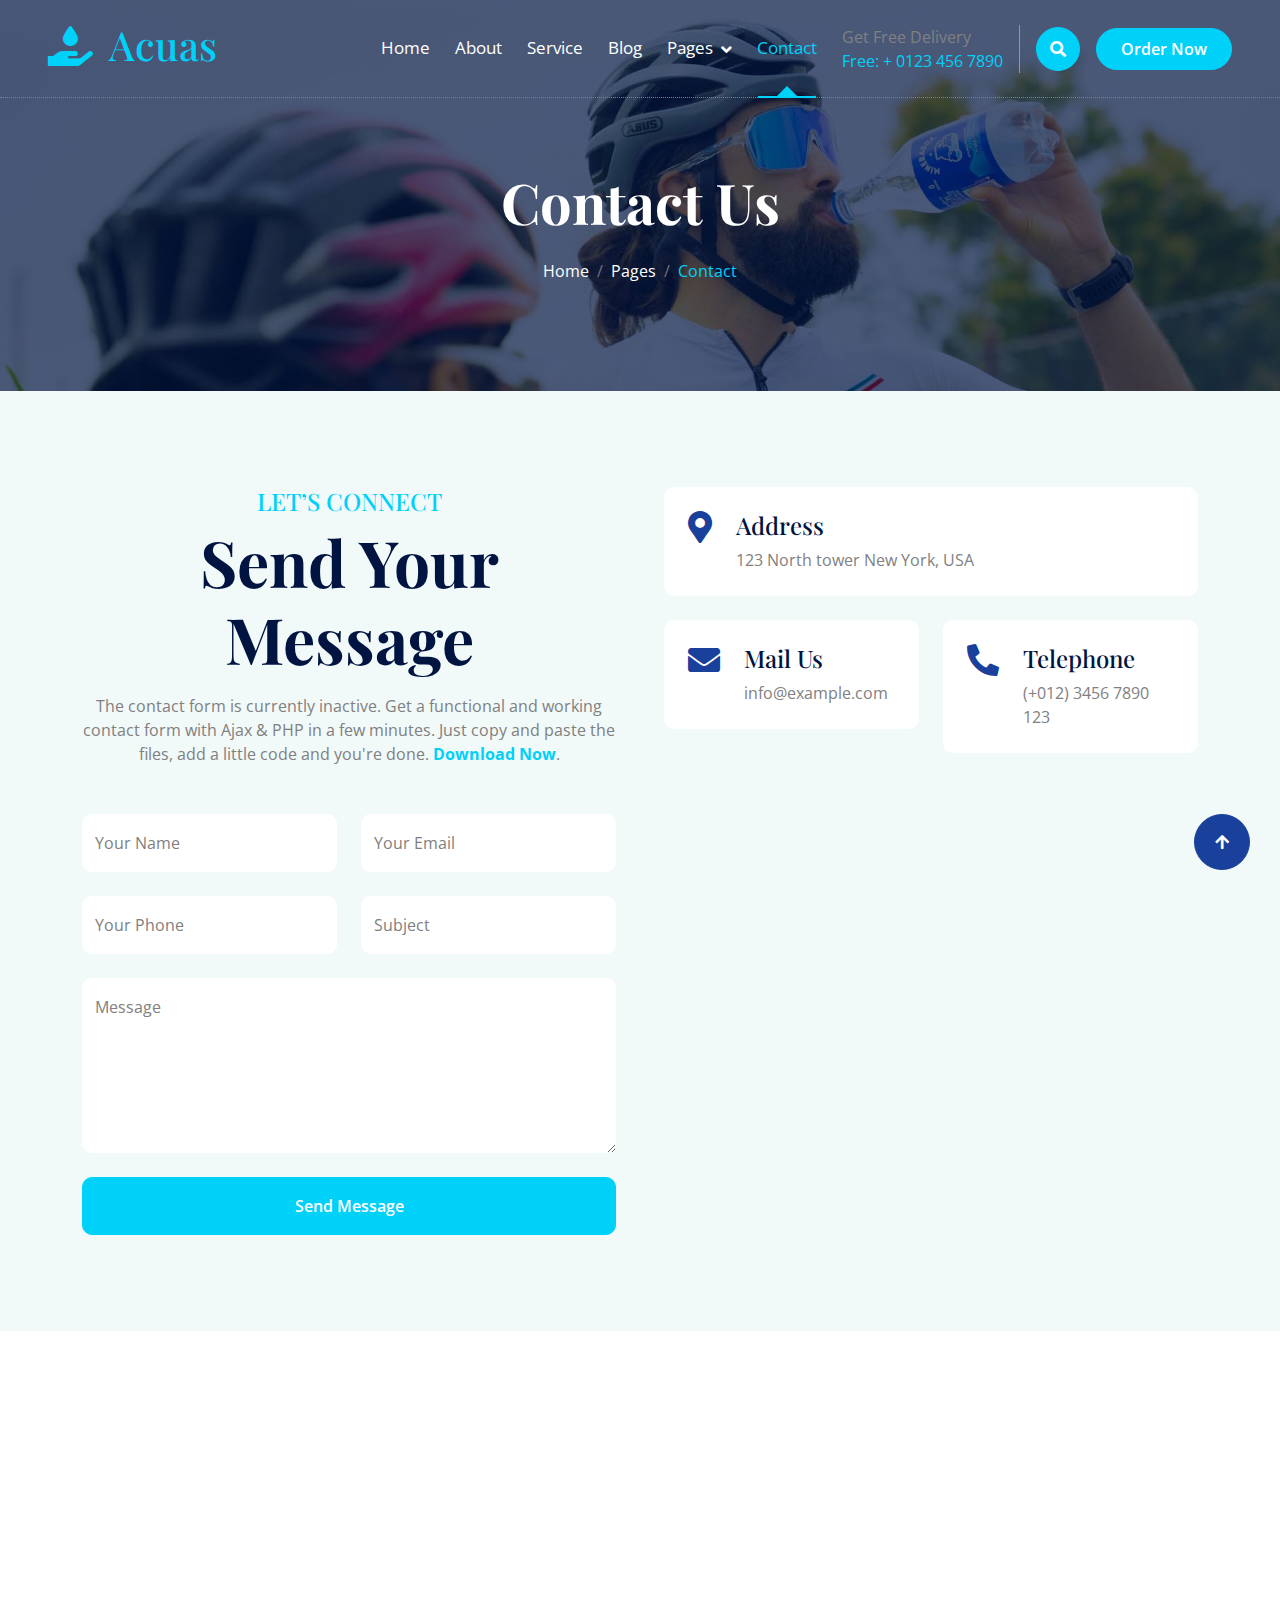
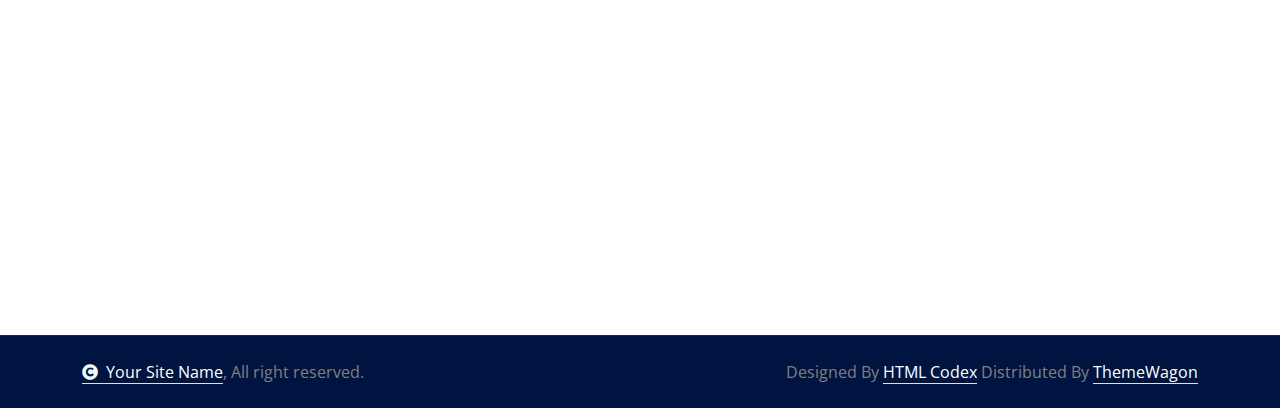
<file: contact.html>
<!DOCTYPE html>
<html lang="en">

    <head>
        <meta charset="utf-8">
        <title>Acuas - Drinking Water Website Template</title>
        <meta content="width=device-width, initial-scale=1.0" name="viewport">
        <meta content="" name="keywords">
        <meta content="" name="description">

        <!-- Google Web Fonts -->
        <link rel="preconnect" href="https://fonts.googleapis.com">
        <link rel="preconnect" href="https://fonts.gstatic.com" crossorigin>
        <link href="https://fonts.googleapis.com/css2?family=Open+Sans:ital,wdth,wght@0,75..100,300..800;1,75..100,300..800&family=Playfair+Display:ital,wght@0,400..900;1,400..900&display=swap" rel="stylesheet"> 

        <!-- Icon Font Stylesheet -->
        <link rel="stylesheet" href="https://use.fontawesome.com/releases/v5.15.4/css/all.css"/>
        <link href="https://cdn.jsdelivr.net/npm/bootstrap-icons@1.4.1/font/bootstrap-icons.css" rel="stylesheet">

        <!-- Libraries Stylesheet -->
        <link href="lib/animate/animate.min.css" rel="stylesheet">
        <link href="lib/owlcarousel/assets/owl.carousel.min.css" rel="stylesheet">


        <!-- Customized Bootstrap Stylesheet -->
        <link href="css/bootstrap.min.css" rel="stylesheet">

        <!-- Template Stylesheet -->
        <link href="css/style.css" rel="stylesheet">
    </head>

    <body>

        <!-- Spinner Start -->
        <div id="spinner" class="show bg-white position-fixed translate-middle w-100 vh-100 top-50 start-50 d-flex align-items-center justify-content-center">
            <div class="spinner-border text-primary" style="width: 3rem; height: 3rem;" role="status">
                <span class="sr-only">Loading...</span>
            </div>
        </div>
        <!-- Spinner End -->

        <!-- Navbar & Hero Start -->
        <div class="container-fluid position-relative p-0">
            <nav class="navbar navbar-expand-lg navbar-light px-4 px-lg-5 py-3 py-lg-0">
                <a href="" class="navbar-brand p-0">
                    <h1 class="text-primary"><i class="fas fa-hand-holding-water me-3"></i>Acuas</h1>
                    <!-- <img src="img/logo.png" alt="Logo"> -->
                </a>
                <button class="navbar-toggler" type="button" data-bs-toggle="collapse" data-bs-target="#navbarCollapse">
                    <span class="fa fa-bars"></span>
                </button>
                <div class="collapse navbar-collapse" id="navbarCollapse">
                    <div class="navbar-nav ms-auto py-0">
                        <a href="index.html" class="nav-item nav-link">Home</a>
                        <a href="about.html" class="nav-item nav-link">About</a>
                        <a href="service.html" class="nav-item nav-link">Service</a>
                        <a href="blog.html" class="nav-item nav-link">Blog</a>
                        <div class="nav-item dropdown">
                            <a href="#" class="nav-link dropdown-toggle" data-bs-toggle="dropdown">Pages</a>
                            <div class="dropdown-menu m-0">
                                <a href="feature.html" class="dropdown-item">Our Feature</a>
                                <a href="product.html" class="dropdown-item">Our Product</a>
                                <a href="team.html" class="dropdown-item">Our Team</a>
                                <a href="testimonial.html" class="dropdown-item">Testimonial</a>
                                <a href="404.html" class="dropdown-item">404 Page</a>
                            </div>
                        </div>
                        <a href="contact.html" class="nav-item nav-link active">Contact</a>
                    </div>
                    <div class="d-none d-xl-flex me-3">
                        <div class="d-flex flex-column pe-3 border-end border-primary">
                            <span class="text-body">Get Free Delivery</span>
                            <a href="tel:+4733378901"><span class="text-primary">Free: + 0123 456 7890</span></a>
                        </div>
                    </div>
                    <button class="btn btn-primary btn-md-square d-flex flex-shrink-0 mb-3 mb-lg-0 rounded-circle me-3" data-bs-toggle="modal" data-bs-target="#searchModal"><i class="fas fa-search"></i></button>
                    <a href="" class="btn btn-primary rounded-pill d-inline-flex flex-shrink-0 py-2 px-4">Order Now</a>
                </div>
            </nav>

            <!-- Header Start -->
            <div class="container-fluid bg-breadcrumb">
                <div class="container text-center py-5" style="max-width: 900px;">
                    <h4 class="text-white display-4 mb-4 wow fadeInDown" data-wow-delay="0.1s">Contact Us</h4>
                    <ol class="breadcrumb d-flex justify-content-center mb-0 wow fadeInDown" data-wow-delay="0.3s">
                        <li class="breadcrumb-item"><a href="index.html">Home</a></li>
                        <li class="breadcrumb-item"><a href="#">Pages</a></li>
                        <li class="breadcrumb-item active text-primary">Contact</li>
                    </ol>    
                </div>
            </div>
            <!-- Header End -->
        </div>
        <!-- Navbar & Hero End -->

        <!-- Modal Search Start -->
        <div class="modal fade" id="searchModal" tabindex="-1" aria-labelledby="exampleModalLabel" aria-hidden="true">
            <div class="modal-dialog modal-fullscreen">
                <div class="modal-content rounded-0">
                    <div class="modal-header">
                        <h4 class="modal-title mb-0" id="exampleModalLabel">Search by keyword</h4>
                        <button type="button" class="btn-close" data-bs-dismiss="modal" aria-label="Close"></button>
                    </div>
                    <div class="modal-body d-flex align-items-center">
                        <div class="input-group w-75 mx-auto d-flex">
                            <input type="search" class="form-control p-3" placeholder="keywords" aria-describedby="search-icon-1">
                            <span id="search-icon-1" class="input-group-text btn border p-3"><i class="fa fa-search text-white"></i></span>
                        </div>
                    </div>
                </div>
            </div>
        </div>
        <!-- Modal Search End -->

        <!-- Contact Start -->
        <div class="container-fluid contact bg-light py-5">
            <div class="container py-5">
                <div class="row g-5">
                    <div class="col-lg-6 h-100 wow fadeInUp" data-wow-delay="0.2s">
                        <div class="text-center mx-auto pb-5" style="max-width: 800px;">
                            <h4 class="text-uppercase text-primary">Let’s Connect</h4>
                            <h1 class="display-3 text-capitalize mb-3">Send Your Message</h1>
                            <p class="mb-0">The contact form is currently inactive. Get a functional and working contact form with Ajax & PHP in a few minutes. Just copy and paste the files, add a little code and you're done. <a class="text-primary fw-bold" href="https://htmlcodex.com/contact-form">Download Now</a>.</p>
                        </div>
                        <form>
                            <div class="row g-4">
                                <div class="col-lg-12 col-xl-6">
                                    <div class="form-floating">
                                        <input type="text" class="form-control border-0" id="name" placeholder="Your Name">
                                        <label for="name">Your Name</label>
                                    </div>
                                </div>
                                <div class="col-lg-12 col-xl-6">
                                    <div class="form-floating">
                                        <input type="email" class="form-control border-0" id="email" placeholder="Your Email">
                                        <label for="email">Your Email</label>
                                    </div>
                                </div>
                                <div class="col-lg-12 col-xl-6">
                                    <div class="form-floating">
                                        <input type="phone" class="form-control border-0" id="phone" placeholder="Phone">
                                        <label for="phone">Your Phone</label>
                                    </div>
                                </div>
                                <div class="col-lg-12 col-xl-6">
                                    <div class="form-floating">
                                        <input type="text" class="form-control border-0" id="subject" placeholder="Subject">
                                        <label for="subject">Subject</label>
                                    </div>
                                </div>
                                <div class="col-12">
                                    <div class="form-floating">
                                        <textarea class="form-control border-0" placeholder="Leave a message here" id="message" style="height: 175px"></textarea>
                                        <label for="message">Message</label>
                                    </div>
                                </div>
                                <div class="col-12">
                                    <button class="btn btn-primary w-100 py-3">Send Message</button>
                                </div>
                            </div>
                        </form>
                    </div>
                    <div class="col-lg-6 wow fadeInUp" data-wow-delay="0.4s">
                        <div class="row g-4">
                            <div class="col-12">
                                <div class="d-inline-flex rounded bg-white w-100 p-4">
                                    <i class="fas fa-map-marker-alt fa-2x text-secondary me-4"></i>
                                    <div>
                                        <h4>Address</h4>
                                        <p class="mb-0">123 North tower New York, USA</p>
                                    </div>
                                </div>
                            </div>
                            <div class="col-lg-12 col-xl-6">
                                <div class="d-inline-flex rounded bg-white w-100 p-4">
                                    <i class="fas fa-envelope fa-2x text-secondary me-4"></i>
                                    <div>
                                        <h4>Mail Us</h4>
                                        <p class="mb-0">info@example.com</p>
                                    </div>
                                </div>
                            </div>
                            <div class="col-lg-12 col-xl-6">
                                <div class="d-inline-flex rounded bg-white w-100 p-4">
                                    <i class="fa fa-phone-alt fa-2x text-secondary me-4"></i>
                                    <div>
                                        <h4>Telephone</h4>
                                        <p class="mb-0">(+012) 3456 7890 123</p>
                                    </div>
                                </div>
                            </div>
                            <div class="col-12">
                                <div class="h-100 overflow-hidden">
                                    <iframe class="w-100 rounded" style="height: 400px;" src="https://www.google.com/maps/embed?pb=!1m18!1m12!1m3!1d387191.33750346623!2d-73.97968099999999!3d40.6974881!2m3!1f0!2f0!3f0!3m2!1i1024!2i768!4f13.1!3m3!1m2!1s0x89c24fa5d33f083b%3A0xc80b8f06e177fe62!2sNew%20York%2C%20NY%2C%20USA!5e0!3m2!1sen!2sbd!4v1694259649153!5m2!1sen!2sbd" 
                                    loading="lazy" referrerpolicy="no-referrer-when-downgrade"></iframe>
                                </div>
                            </div>
                        </div>
                    </div>
                </div>
            </div>
        </div>
        <!-- Contact End -->

        <!-- Footer Start -->
        <div class="container-fluid footer py-5 wow fadeIn" data-wow-delay="0.2s">
            <div class="container py-5">
                <div class="row g-5 mb-5 align-items-center">
                    <div class="col-lg-7">
                        <div class="position-relative mx-auto">
                            <input class="form-control rounded-pill w-100 py-3 ps-4 pe-5" type="text" placeholder="Email address to Subscribe">
                            <button type="button" class="btn btn-secondary rounded-pill position-absolute top-0 end-0 py-2 px-4 mt-2 me-2">Subscribe</button>
                        </div>
                    </div>
                    <div class="col-lg-5">
                        <div class="d-flex align-items-center justify-content-center justify-content-lg-end">
                            <a class="btn btn-secondary btn-md-square rounded-circle me-3" href=""><i class="fab fa-facebook-f"></i></a>
                            <a class="btn btn-secondary btn-md-square rounded-circle me-3" href=""><i class="fab fa-twitter"></i></a>
                            <a class="btn btn-secondary btn-md-square rounded-circle me-3" href=""><i class="fab fa-instagram"></i></a>
                            <a class="btn btn-secondary btn-md-square rounded-circle me-0" href=""><i class="fab fa-linkedin-in"></i></a>
                        </div>
                    </div>
                </div>
                <div class="row g-5">
                    <div class="col-md-6 col-lg-6 col-xl-3">
                        <div class="footer-item d-flex flex-column">
                            <div class="footer-item">
                                <h3 class="text-white mb-4"><i class="fas fa-hand-holding-water text-primary me-3"></i>Acuas</h3>
                                <p class="mb-3">Dolor amet sit justo amet elitr clita ipsum elitr est.Lorem ipsum dolor sit amet, consectetur adipiscing elit consectetur adipiscing elit.</p>
                            </div>
                            <div class="position-relative">
                                <input class="form-control rounded-pill w-100 py-3 ps-4 pe-5" type="text" placeholder="Enter your email">
                                <button type="button" class="btn btn-secondary rounded-pill position-absolute top-0 end-0 py-2 mt-2 me-2">SignUp</button>
                            </div>
                        </div>
                    </div>
                    <div class="col-md-6 col-lg-6 col-xl-3">
                        <div class="footer-item d-flex flex-column">
                            <h4 class="text-white mb-4">About Us</h4>
                            <a href="#"><i class="fas fa-angle-right me-2"></i> Why Choose Us</a>
                            <a href="#"><i class="fas fa-angle-right me-2"></i> Free Water Bottles</a>
                            <a href="#"><i class="fas fa-angle-right me-2"></i> Water Dispensers</a>
                            <a href="#"><i class="fas fa-angle-right me-2"></i> Bottled Water Coolers</a>
                            <a href="#"><i class="fas fa-angle-right me-2"></i> Contact us</a>
                            <a href="#"><i class="fas fa-angle-right me-2"></i> Terms & Conditions</a>
                        </div>
                    </div>
                    <div class="col-md-6 col-lg-6 col-xl-3">
                        <div class="footer-item d-flex flex-column">
                            <h4 class="text-white mb-4">Business Hours</h4>
                            <div class="mb-3">
                                <h6 class="text-muted mb-0">Mon - Friday:</h6>
                                <p class="text-white mb-0">09.00 am to 07.00 pm</p>
                            </div>
                            <div class="mb-3">
                                <h6 class="text-muted mb-0">Saturday:</h6>
                                <p class="text-white mb-0">10.00 am to 05.00 pm</p>
                            </div>
                            <div class="mb-3">
                                <h6 class="text-muted mb-0">Vacation:</h6>
                                <p class="text-white mb-0">All Sunday is our vacation</p>
                            </div>
                        </div>
                    </div>
                    <div class="col-md-6 col-lg-6 col-xl-3">
                        <div class="footer-item d-flex flex-column">
                            <h4 class="text-white mb-4">Contact Info</h4>
                            <a href="#"><i class="fa fa-map-marker-alt me-2"></i> 123 Street, New York, USA</a>
                            <a href="mailto:info@example.com"><i class="fas fa-envelope me-2"></i> info@example.com</a>
                            <a href="mailto:info@example.com"><i class="fas fa-envelope me-2"></i> info@example.com</a>
                            <a href="tel:+012 345 67890"><i class="fas fa-phone me-2"></i> +012 345 67890</a>
                            <a href="tel:+012 345 67890" class="mb-3"><i class="fas fa-print me-2"></i> +012 345 67890</a>
                        </div>
                    </div>
                </div>
            </div>
        </div>
        <!-- Footer End -->

        
        <!-- Copyright Start -->
        <div class="container-fluid copyright py-4">
            <div class="container">
                <div class="row g-4 align-items-center">
                    <div class="col-md-6 text-center text-md-start mb-md-0">
                        <span class="text-body"><a href="#" class="border-bottom text-white"><i class="fas fa-copyright text-light me-2"></i>Your Site Name</a>, All right reserved.</span>
                    </div>
                    <div class="col-md-6 text-center text-md-end text-body">
                        <!--/*** This template is free as long as you keep the below author’s credit link/attribution link/backlink. ***/-->
                        <!--/*** If you'd like to use the template without the below author’s credit link/attribution link/backlink, ***/-->
                        <!--/*** you can purchase the Credit Removal License from "https://htmlcodex.com/credit-removal". ***/-->
                        Designed By <a class="border-bottom text-white" href="https://htmlcodex.com">HTML Codex</a> Distributed By <a class="border-bottom text-white" href="https://themewagon.com">ThemeWagon</a>
                    </div>
                </div>
            </div>
        </div>
        <!-- Copyright End -->


        <!-- Back to Top -->
        <a href="#" class="btn btn-secondary btn-lg-square rounded-circle back-to-top"><i class="fa fa-arrow-up"></i></a>   

        
    <!-- JavaScript Libraries -->
    <script src="https://ajax.googleapis.com/ajax/libs/jquery/3.6.4/jquery.min.js"></script>
    <script src="https://cdn.jsdelivr.net/npm/bootstrap@5.0.0/dist/js/bootstrap.bundle.min.js"></script>
    <script src="lib/wow/wow.min.js"></script>
    <script src="lib/easing/easing.min.js"></script>
    <script src="lib/waypoints/waypoints.min.js"></script>
    <script src="lib/counterup/counterup.min.js"></script>
    <script src="lib/owlcarousel/owl.carousel.min.js"></script>
    

    <!-- Template Javascript -->
    <script src="js/main.js"></script>
    </body>

</html>
</file>
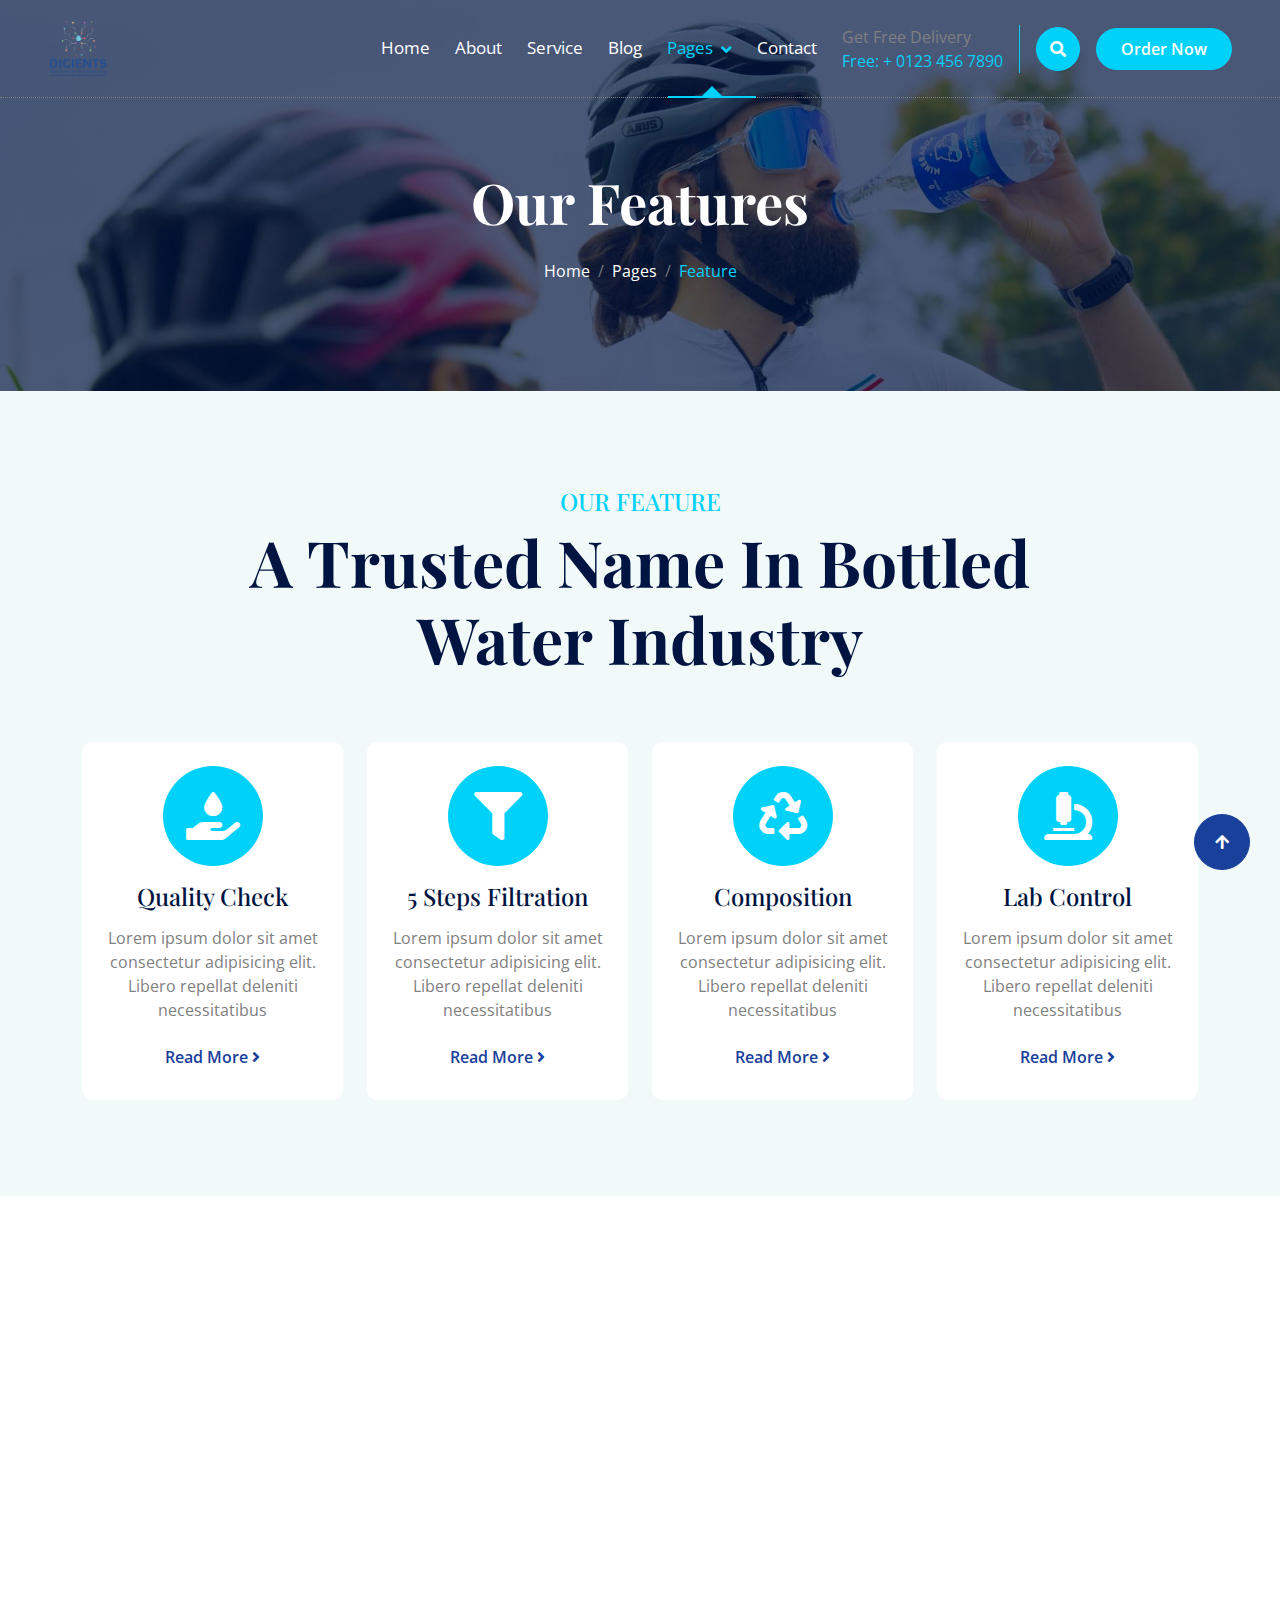
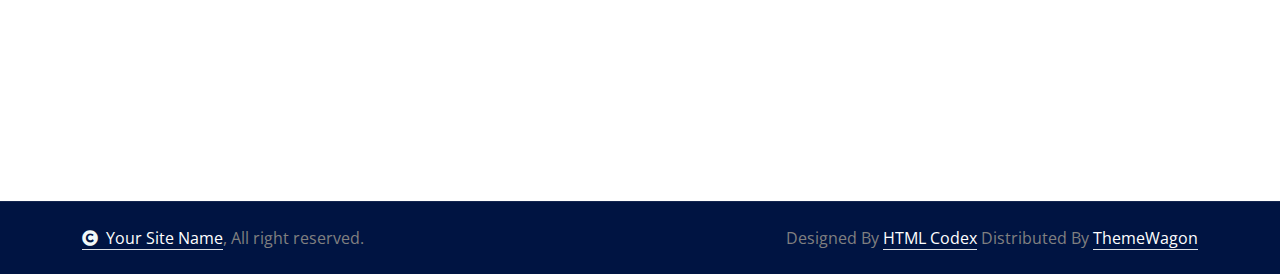
<file: feature.html>
<!DOCTYPE html>
<html lang="en">

    <head>
        <meta charset="utf-8">
        <title>Acuas - Drinking Water Website Template</title>
        <meta content="width=device-width, initial-scale=1.0" name="viewport">
        <meta content="" name="keywords">
        <meta content="" name="description">

        <!-- Google Web Fonts -->
        <link rel="preconnect" href="https://fonts.googleapis.com">
        <link rel="preconnect" href="https://fonts.gstatic.com" crossorigin>
        <link href="https://fonts.googleapis.com/css2?family=Open+Sans:ital,wdth,wght@0,75..100,300..800;1,75..100,300..800&family=Playfair+Display:ital,wght@0,400..900;1,400..900&display=swap" rel="stylesheet"> 

        <!-- Icon Font Stylesheet -->
        <link rel="stylesheet" href="https://use.fontawesome.com/releases/v5.15.4/css/all.css"/>
        <link href="https://cdn.jsdelivr.net/npm/bootstrap-icons@1.4.1/font/bootstrap-icons.css" rel="stylesheet">

        <!-- Libraries Stylesheet -->
        <link href="lib/animate/animate.min.css" rel="stylesheet">
        <link href="lib/owlcarousel/assets/owl.carousel.min.css" rel="stylesheet">


        <!-- Customized Bootstrap Stylesheet -->
        <link href="css/bootstrap.min.css" rel="stylesheet">

        <!-- Template Stylesheet -->
        <link href="css/style.css" rel="stylesheet">
    </head>

    <body>

        <!-- Spinner Start -->
        <div id="spinner" class="show bg-white position-fixed translate-middle w-100 vh-100 top-50 start-50 d-flex align-items-center justify-content-center">
            <div class="spinner-border text-primary" style="width: 3rem; height: 3rem;" role="status">
                <span class="sr-only">Loading...</span>
            </div>
        </div>
        <!-- Spinner End -->

        <!-- Navbar & Hero Start -->
        <div class="container-fluid position-relative p-0">
            <nav class="navbar navbar-expand-lg navbar-light px-4 px-lg-5 py-3 py-lg-0">
                <a href="" class="navbar-brand p-0">
                    <img src="img/logo.png" alt="Logo" class="logo-grande">
                </a>
                <button class="navbar-toggler" type="button" data-bs-toggle="collapse" data-bs-target="#navbarCollapse">
                    <span class="fa fa-bars"></span>
                </button>
                <div class="collapse navbar-collapse" id="navbarCollapse">
                    <div class="navbar-nav ms-auto py-0">
                        <a href="index.html" class="nav-item nav-link">Home</a>
                        <a href="about.html" class="nav-item nav-link">About</a>
                        <a href="service.html" class="nav-item nav-link">Service</a>
                        <a href="blog.html" class="nav-item nav-link">Blog</a>
                        <div class="nav-item dropdown active">
                            <a href="#" class="nav-link dropdown-toggle active" data-bs-toggle="dropdown">Pages</a>
                            <div class="dropdown-menu m-0">
                                <a href="feature.html" class="dropdown-item active">Our Feature</a>
                                <a href="product.html" class="dropdown-item">Our Product</a>
                                <a href="team.html" class="dropdown-item">Our Team</a>
                                <a href="testimonial.html" class="dropdown-item">Testimonial</a>
                                <a href="404.html" class="dropdown-item">404 Page</a>
                            </div>
                        </div>
                        <a href="contact.html" class="nav-item nav-link">Contact</a>
                    </div>
                    <div class="d-none d-xl-flex me-3">
                        <div class="d-flex flex-column pe-3 border-end border-primary">
                            <span class="text-body">Get Free Delivery</span>
                            <a href="tel:+4733378901"><span class="text-primary">Free: + 0123 456 7890</span></a>
                        </div>
                    </div>
                    <button class="btn btn-primary btn-md-square d-flex flex-shrink-0 mb-3 mb-lg-0 rounded-circle me-3" data-bs-toggle="modal" data-bs-target="#searchModal"><i class="fas fa-search"></i></button>
                    <a href="" class="btn btn-primary rounded-pill d-inline-flex flex-shrink-0 py-2 px-4">Order Now</a>
                </div>
            </nav>

            <!-- Header Start -->
            <div class="container-fluid bg-breadcrumb">
                <div class="container text-center py-5" style="max-width: 900px;">
                    <h4 class="text-white display-4 mb-4 wow fadeInDown" data-wow-delay="0.1s">Our Features</h4>
                    <ol class="breadcrumb d-flex justify-content-center mb-0 wow fadeInDown" data-wow-delay="0.3s">
                        <li class="breadcrumb-item"><a href="index.html">Home</a></li>
                        <li class="breadcrumb-item"><a href="#">Pages</a></li>
                        <li class="breadcrumb-item active text-primary">Feature</li>
                    </ol>    
                </div>
            </div>
            <!-- Header End -->
        </div>
        <!-- Navbar & Hero End -->

        <!-- Modal Search Start -->
        <div class="modal fade" id="searchModal" tabindex="-1" aria-labelledby="exampleModalLabel" aria-hidden="true">
            <div class="modal-dialog modal-fullscreen">
                <div class="modal-content rounded-0">
                    <div class="modal-header">
                        <h4 class="modal-title mb-0" id="exampleModalLabel">Search by keyword</h4>
                        <button type="button" class="btn-close" data-bs-dismiss="modal" aria-label="Close"></button>
                    </div>
                    <div class="modal-body d-flex align-items-center">
                        <div class="input-group w-75 mx-auto d-flex">
                            <input type="search" class="form-control p-3" placeholder="keywords" aria-describedby="search-icon-1">
                            <span id="search-icon-1" class="input-group-text btn border p-3"><i class="fa fa-search text-white"></i></span>
                        </div>
                    </div>
                </div>
            </div>
        </div>
        <!-- Modal Search End -->

        <!-- feature Start -->
        <div class="container-fluid feature bg-light py-5">
            <div class="container py-5">
                <div class="text-center mx-auto pb-5 wow fadeInUp" data-wow-delay="0.2s" style="max-width: 800px;">
                    <h4 class="text-uppercase text-primary">Our Feature</h4>
                    <h1 class="display-3 text-capitalize mb-3">A Trusted Name In Bottled Water Industry</h1>
                </div>
                <div class="row g-4">
                    <div class=" col-md-6 col-lg-6 col-xl-3 wow fadeInUp" data-wow-delay="0.2s">
                        <div class="feature-item p-4">
                            <div class="feature-icon mb-3"><i class="fas fa-hand-holding-water text-white fa-3x"></i></div>
                            <a href="#" class="h4 mb-3">Quality Check</a>
                            <p class="mb-3">Lorem ipsum dolor sit amet consectetur adipisicing elit. Libero repellat deleniti necessitatibus</p>
                            <a href="#" class="btn text-secondary">Read More <i class="fa fa-angle-right"></i></a>
                        </div>
                    </div>
                    <div class="col-md-6 col-lg-6 col-xl-3 wow fadeInUp" data-wow-delay="0.4s">
                        <div class="feature-item p-4">
                            <div class="feature-icon mb-3"><i class="fas fa-filter text-white fa-3x"></i></div>
                            <a href="#" class="h4 mb-3">5 Steps Filtration</a>
                            <p class="mb-3">Lorem ipsum dolor sit amet consectetur adipisicing elit. Libero repellat deleniti necessitatibus</p>
                            <a href="#" class="btn text-secondary">Read More <i class="fa fa-angle-right"></i></a>
                        </div>
                    </div>
                    <div class="col-md-6 col-lg-6 col-xl-3 wow fadeInUp" data-wow-delay="0.6s">
                        <div class="feature-item p-4">
                            <div class="feature-icon mb-3"><i class="fas fa-recycle text-white fa-3x"></i></div>
                            <a href="#" class="h4 mb-3">Composition</a>
                            <p class="mb-3">Lorem ipsum dolor sit amet consectetur adipisicing elit. Libero repellat deleniti necessitatibus</p>
                            <a href="#" class="btn text-secondary">Read More <i class="fa fa-angle-right"></i></a>
                        </div>
                    </div>
                    <div class="col-md-6 col-lg-6 col-xl-3 wow fadeInUp" data-wow-delay="0.8s">
                        <div class="feature-item p-4">
                            <div class="feature-icon mb-3"><i class="fas fa-microscope text-white fa-3x"></i></div>
                            <a href="#" class="h4 mb-3">Lab Control</a>
                            <p class="mb-3">Lorem ipsum dolor sit amet consectetur adipisicing elit. Libero repellat deleniti necessitatibus</p>
                            <a href="#" class="btn text-secondary">Read More <i class="fa fa-angle-right"></i></a>
                        </div>
                    </div>
                </div>
            </div>
        </div>
        <!-- feature End -->

        <!-- Footer Start -->
        <div class="container-fluid footer py-5 wow fadeIn" data-wow-delay="0.2s">
            <div class="container py-5">
                <div class="row g-5 mb-5 align-items-center">
                    <div class="col-lg-7">
                        <div class="position-relative mx-auto">
                            <input class="form-control rounded-pill w-100 py-3 ps-4 pe-5" type="text" placeholder="Email address to Subscribe">
                            <button type="button" class="btn btn-secondary rounded-pill position-absolute top-0 end-0 py-2 px-4 mt-2 me-2">Subscribe</button>
                        </div>
                    </div>
                    <div class="col-lg-5">
                        <div class="d-flex align-items-center justify-content-center justify-content-lg-end">
                            <a class="btn btn-secondary btn-md-square rounded-circle me-3" href=""><i class="fab fa-facebook-f"></i></a>
                            <a class="btn btn-secondary btn-md-square rounded-circle me-3" href=""><i class="fab fa-twitter"></i></a>
                            <a class="btn btn-secondary btn-md-square rounded-circle me-3" href=""><i class="fab fa-instagram"></i></a>
                            <a class="btn btn-secondary btn-md-square rounded-circle me-0" href=""><i class="fab fa-linkedin-in"></i></a>
                        </div>
                    </div>
                </div>
                <div class="row g-5">
                    <div class="col-md-6 col-lg-6 col-xl-3">
                        <div class="footer-item d-flex flex-column">
                            <div class="footer-item">
                                <h3 class="text-white mb-4"><i class="fas fa-hand-holding-water text-primary me-3"></i>Acuas</h3>
                                <p class="mb-3">Dolor amet sit justo amet elitr clita ipsum elitr est.Lorem ipsum dolor sit amet, consectetur adipiscing elit consectetur adipiscing elit.</p>
                            </div>
                            <div class="position-relative">
                                <input class="form-control rounded-pill w-100 py-3 ps-4 pe-5" type="text" placeholder="Enter your email">
                                <button type="button" class="btn btn-secondary rounded-pill position-absolute top-0 end-0 py-2 mt-2 me-2">SignUp</button>
                            </div>
                        </div>
                    </div>
                    <div class="col-md-6 col-lg-6 col-xl-3">
                        <div class="footer-item d-flex flex-column">
                            <h4 class="text-white mb-4">About Us</h4>
                            <a href="#"><i class="fas fa-angle-right me-2"></i> Why Choose Us</a>
                            <a href="#"><i class="fas fa-angle-right me-2"></i> Free Water Bottles</a>
                            <a href="#"><i class="fas fa-angle-right me-2"></i> Water Dispensers</a>
                            <a href="#"><i class="fas fa-angle-right me-2"></i> Bottled Water Coolers</a>
                            <a href="#"><i class="fas fa-angle-right me-2"></i> Contact us</a>
                            <a href="#"><i class="fas fa-angle-right me-2"></i> Terms & Conditions</a>
                        </div>
                    </div>
                    <div class="col-md-6 col-lg-6 col-xl-3">
                        <div class="footer-item d-flex flex-column">
                            <h4 class="text-white mb-4">Business Hours</h4>
                            <div class="mb-3">
                                <h6 class="text-muted mb-0">Mon - Friday:</h6>
                                <p class="text-white mb-0">09.00 am to 07.00 pm</p>
                            </div>
                            <div class="mb-3">
                                <h6 class="text-muted mb-0">Saturday:</h6>
                                <p class="text-white mb-0">10.00 am to 05.00 pm</p>
                            </div>
                            <div class="mb-3">
                                <h6 class="text-muted mb-0">Vacation:</h6>
                                <p class="text-white mb-0">All Sunday is our vacation</p>
                            </div>
                        </div>
                    </div>
                    <div class="col-md-6 col-lg-6 col-xl-3">
                        <div class="footer-item d-flex flex-column">
                            <h4 class="text-white mb-4">Contact Info</h4>
                            <a href="#"><i class="fa fa-map-marker-alt me-2"></i> 123 Street, New York, USA</a>
                            <a href="mailto:info@example.com"><i class="fas fa-envelope me-2"></i> info@example.com</a>
                            <a href="mailto:info@example.com"><i class="fas fa-envelope me-2"></i> info@example.com</a>
                            <a href="tel:+012 345 67890"><i class="fas fa-phone me-2"></i> +012 345 67890</a>
                            <a href="tel:+012 345 67890" class="mb-3"><i class="fas fa-print me-2"></i> +012 345 67890</a>
                        </div>
                    </div>
                </div>
            </div>
        </div>
        <!-- Footer End -->

        
        <!-- Copyright Start -->
        <div class="container-fluid copyright py-4">
            <div class="container">
                <div class="row g-4 align-items-center">
                    <div class="col-md-6 text-center text-md-start mb-md-0">
                        <span class="text-body"><a href="#" class="border-bottom text-white"><i class="fas fa-copyright text-light me-2"></i>Your Site Name</a>, All right reserved.</span>
                    </div>
                    <div class="col-md-6 text-center text-md-end text-body">
                        <!--/*** This template is free as long as you keep the below author’s credit link/attribution link/backlink. ***/-->
                        <!--/*** If you'd like to use the template without the below author’s credit link/attribution link/backlink, ***/-->
                        <!--/*** you can purchase the Credit Removal License from "https://htmlcodex.com/credit-removal". ***/-->
                        Designed By <a class="border-bottom text-white" href="https://htmlcodex.com">HTML Codex</a> Distributed By <a class="border-bottom text-white" href="https://themewagon.com">ThemeWagon</a>
                    </div>
                </div>
            </div>
        </div>
        <!-- Copyright End -->


        <!-- Back to Top -->
        <a href="#" class="btn btn-secondary btn-lg-square rounded-circle back-to-top"><i class="fa fa-arrow-up"></i></a>   

        
    <!-- JavaScript Libraries -->
    <script src="https://ajax.googleapis.com/ajax/libs/jquery/3.6.4/jquery.min.js"></script>
    <script src="https://cdn.jsdelivr.net/npm/bootstrap@5.0.0/dist/js/bootstrap.bundle.min.js"></script>
    <script src="lib/wow/wow.min.js"></script>
    <script src="lib/easing/easing.min.js"></script>
    <script src="lib/waypoints/waypoints.min.js"></script>
    <script src="lib/counterup/counterup.min.js"></script>
    <script src="lib/owlcarousel/owl.carousel.min.js"></script>
    

    <!-- Template Javascript -->
    <script src="js/main.js"></script>
    </body>

</html>
</file>
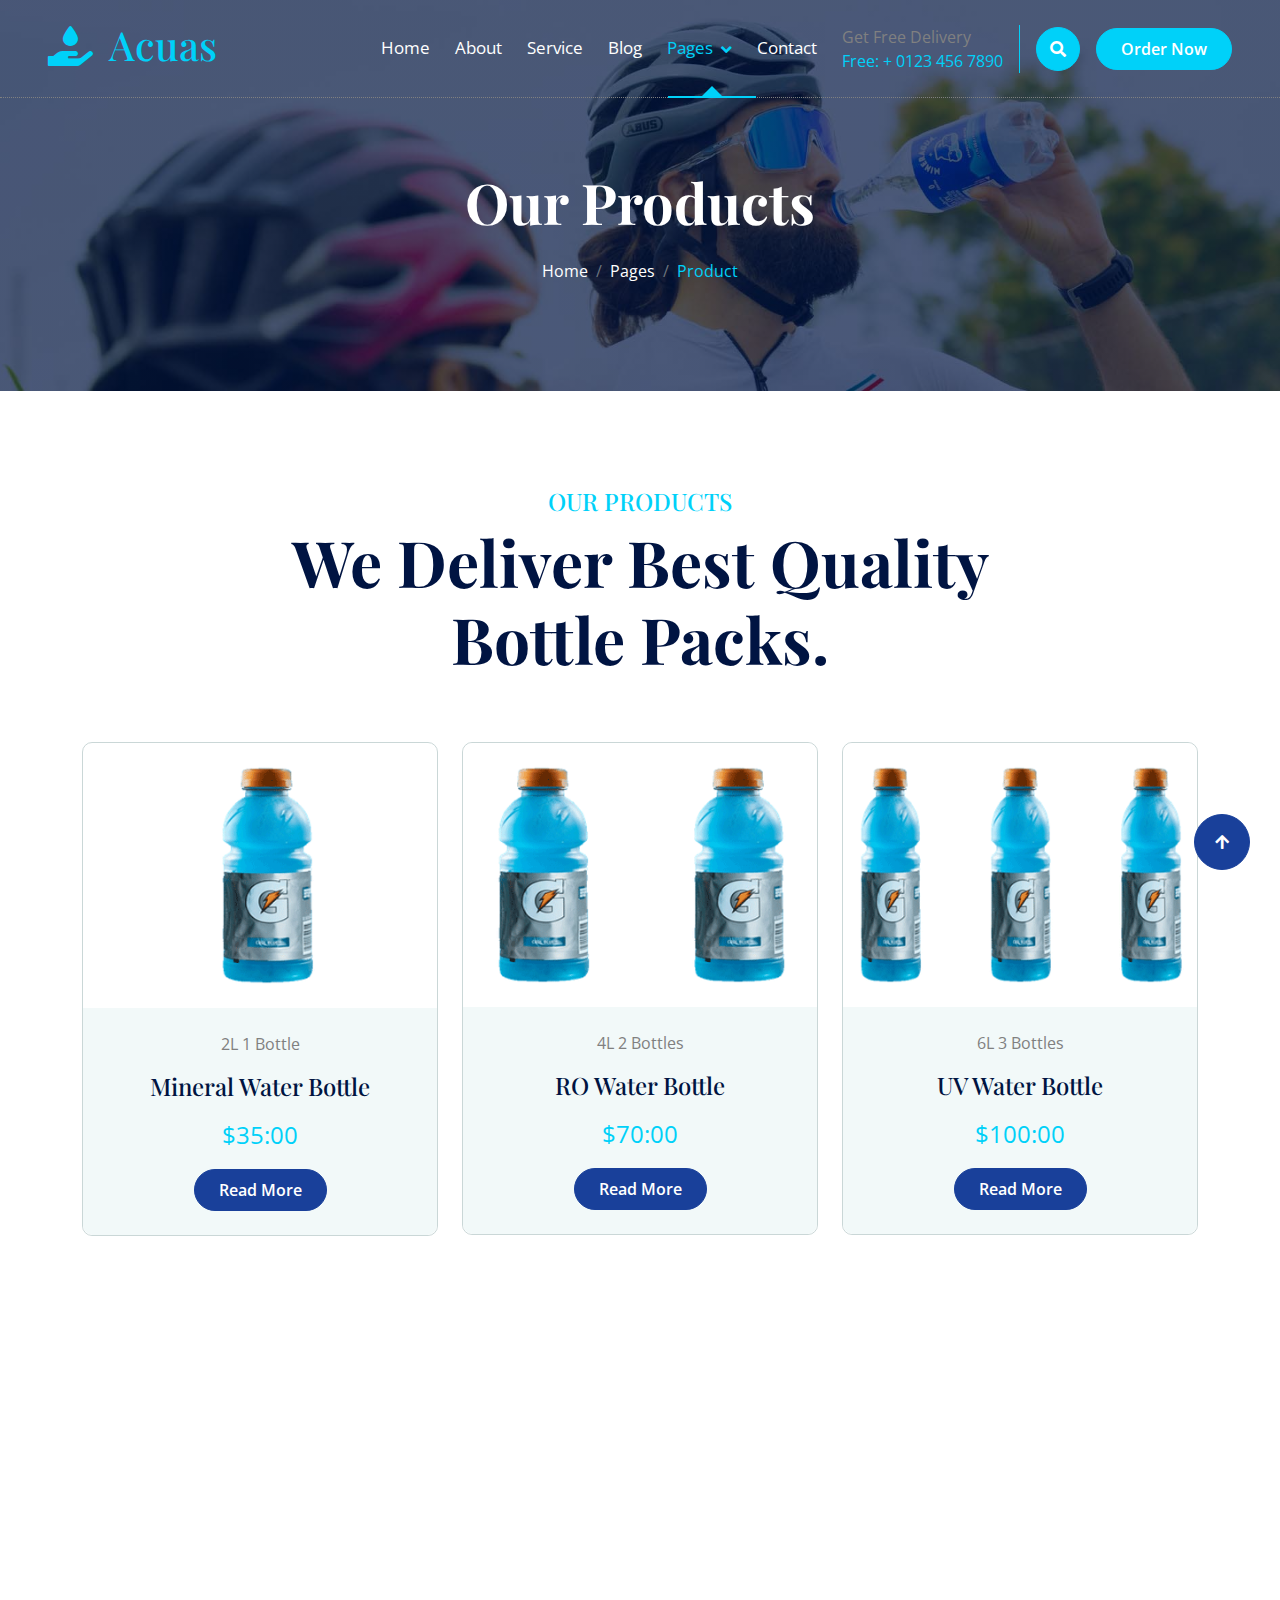
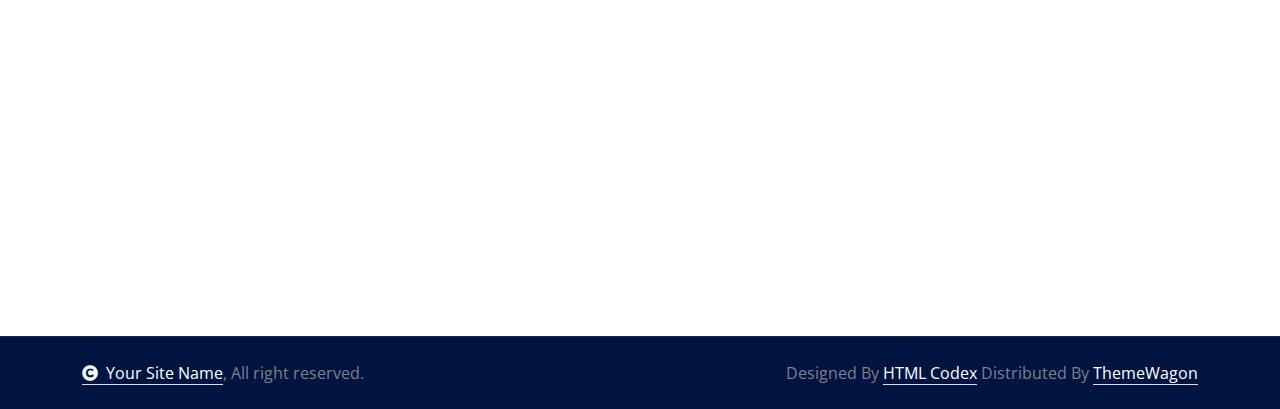
<file: product.html>
<!DOCTYPE html>
<html lang="en">

    <head>
        <meta charset="utf-8">
        <title>Acuas - Drinking Water Website Template</title>
        <meta content="width=device-width, initial-scale=1.0" name="viewport">
        <meta content="" name="keywords">
        <meta content="" name="description">

        <!-- Google Web Fonts -->
        <link rel="preconnect" href="https://fonts.googleapis.com">
        <link rel="preconnect" href="https://fonts.gstatic.com" crossorigin>
        <link href="https://fonts.googleapis.com/css2?family=Open+Sans:ital,wdth,wght@0,75..100,300..800;1,75..100,300..800&family=Playfair+Display:ital,wght@0,400..900;1,400..900&display=swap" rel="stylesheet"> 

        <!-- Icon Font Stylesheet -->
        <link rel="stylesheet" href="https://use.fontawesome.com/releases/v5.15.4/css/all.css"/>
        <link href="https://cdn.jsdelivr.net/npm/bootstrap-icons@1.4.1/font/bootstrap-icons.css" rel="stylesheet">

        <!-- Libraries Stylesheet -->
        <link href="lib/animate/animate.min.css" rel="stylesheet">
        <link href="lib/owlcarousel/assets/owl.carousel.min.css" rel="stylesheet">


        <!-- Customized Bootstrap Stylesheet -->
        <link href="css/bootstrap.min.css" rel="stylesheet">

        <!-- Template Stylesheet -->
        <link href="css/style.css" rel="stylesheet">
    </head>

    <body>

        <!-- Spinner Start -->
        <div id="spinner" class="show bg-white position-fixed translate-middle w-100 vh-100 top-50 start-50 d-flex align-items-center justify-content-center">
            <div class="spinner-border text-primary" style="width: 3rem; height: 3rem;" role="status">
                <span class="sr-only">Loading...</span>
            </div>
        </div>
        <!-- Spinner End -->

        <!-- Navbar & Hero Start -->
        <div class="container-fluid position-relative p-0">
            <nav class="navbar navbar-expand-lg navbar-light px-4 px-lg-5 py-3 py-lg-0">
                <a href="" class="navbar-brand p-0">
                    <h1 class="text-primary"><i class="fas fa-hand-holding-water me-3"></i>Acuas</h1>
                    <!-- <img src="img/logo.png" alt="Logo"> -->
                </a>
                <button class="navbar-toggler" type="button" data-bs-toggle="collapse" data-bs-target="#navbarCollapse">
                    <span class="fa fa-bars"></span>
                </button>
                <div class="collapse navbar-collapse" id="navbarCollapse">
                    <div class="navbar-nav ms-auto py-0">
                        <a href="index.html" class="nav-item nav-link">Home</a>
                        <a href="about.html" class="nav-item nav-link">About</a>
                        <a href="service.html" class="nav-item nav-link">Service</a>
                        <a href="blog.html" class="nav-item nav-link">Blog</a>
                        <div class="nav-item dropdown active">
                            <a href="#" class="nav-link dropdown-toggle active" data-bs-toggle="dropdown">Pages</a>
                            <div class="dropdown-menu m-0">
                                <a href="feature.html" class="dropdown-item">Our Feature</a>
                                <a href="product.html" class="dropdown-item active">Our Product</a>
                                <a href="team.html" class="dropdown-item">Our Team</a>
                                <a href="testimonial.html" class="dropdown-item">Testimonial</a>
                                <a href="404.html" class="dropdown-item">404 Page</a>
                            </div>
                        </div>
                        <a href="contact.html" class="nav-item nav-link">Contact</a>
                    </div>
                    <div class="d-none d-xl-flex me-3">
                        <div class="d-flex flex-column pe-3 border-end border-primary">
                            <span class="text-body">Get Free Delivery</span>
                            <a href="tel:+4733378901"><span class="text-primary">Free: + 0123 456 7890</span></a>
                        </div>
                    </div>
                    <button class="btn btn-primary btn-md-square d-flex flex-shrink-0 mb-3 mb-lg-0 rounded-circle me-3" data-bs-toggle="modal" data-bs-target="#searchModal"><i class="fas fa-search"></i></button>
                    <a href="" class="btn btn-primary rounded-pill d-inline-flex flex-shrink-0 py-2 px-4">Order Now</a>
                </div>
            </nav>

            <!-- Header Start -->
            <div class="container-fluid bg-breadcrumb">
                <div class="container text-center py-5" style="max-width: 900px;">
                    <h4 class="text-white display-4 mb-4 wow fadeInDown" data-wow-delay="0.1s">Our Products</h4>
                    <ol class="breadcrumb d-flex justify-content-center mb-0 wow fadeInDown" data-wow-delay="0.3s">
                        <li class="breadcrumb-item"><a href="index.html">Home</a></li>
                        <li class="breadcrumb-item"><a href="#">Pages</a></li>
                        <li class="breadcrumb-item active text-primary">Product</li>
                    </ol>    
                </div>
            </div>
            <!-- Header End -->
        </div>
        <!-- Navbar & Hero End -->

        <!-- Modal Search Start -->
        <div class="modal fade" id="searchModal" tabindex="-1" aria-labelledby="exampleModalLabel" aria-hidden="true">
            <div class="modal-dialog modal-fullscreen">
                <div class="modal-content rounded-0">
                    <div class="modal-header">
                        <h4 class="modal-title mb-0" id="exampleModalLabel">Search by keyword</h4>
                        <button type="button" class="btn-close" data-bs-dismiss="modal" aria-label="Close"></button>
                    </div>
                    <div class="modal-body d-flex align-items-center">
                        <div class="input-group w-75 mx-auto d-flex">
                            <input type="search" class="form-control p-3" placeholder="keywords" aria-describedby="search-icon-1">
                            <span id="search-icon-1" class="input-group-text btn border p-3"><i class="fa fa-search text-white"></i></span>
                        </div>
                    </div>
                </div>
            </div>
        </div>
        <!-- Modal Search End -->

        <!-- Products Start -->
        <div class="container-fluid product py-5">
            <div class="container py-5">
                <div class="text-center mx-auto pb-5 wow fadeInUp" data-wow-delay="0.2s" style="max-width: 800px;">
                    <h4 class="text-uppercase text-primary">Our Products</h4>
                    <h1 class="display-3 text-capitalize mb-3">We Deliver Best Quality Bottle Packs.</h1>
                </div>
                <div class="row g-4 justify-content-center">
                    <div class="col-lg-6 col-xl-4 wow fadeInUp" data-wow-delay="0.2s">
                        <div class="product-item">
                            <img src="img/product-3.png" class="img-fluid w-100 rounded-top"  alt="Image">
                            <div class="product-content bg-light text-center rounded-bottom p-4">
                                <p>2L 1 Bottle</p>
                                <a href="#" class="h4 d-inline-block mb-3">Mineral Water Bottle</a>
                                <p class="fs-4 text-primary mb-3">$35:00</p>
                                <a href="#" class="btn btn-secondary rounded-pill py-2 px-4">Read More</a>
                            </div>
                        </div>
                    </div>
                    <div class="col-lg-6 col-xl-4 wow fadeInUp" data-wow-delay="0.4s">
                        <div class="product-item">
                            <img src="img/product-2.png" class="img-fluid w-100 rounded-top"  alt="Image">
                            <div class="product-content bg-light text-center rounded-bottom p-4">
                                <p>4L 2 Bottles</p>
                                <a href="#" class="h4 d-inline-block mb-3">RO Water Bottle</a>
                                <p class="fs-4 text-primary mb-3">$70:00</p>
                                <a href="#" class="btn btn-secondary rounded-pill py-2 px-4">Read More</a>
                            </div>
                        </div>
                    </div>
                    <div class="col-lg-6 col-xl-4 wow fadeInUp" data-wow-delay="0.6s">
                        <div class="product-item">
                            <img src="img/product-1.png" class="img-fluid w-100 rounded-top"  alt="Image">
                            <div class="product-content bg-light text-center rounded-bottom p-4">
                                <p>6L 3 Bottles</p>
                                <a href="#" class="h4 d-inline-block mb-3">UV Water Bottle</a>
                                <p class="fs-4 text-primary mb-3">$100:00</p>
                                <a href="#" class="btn btn-secondary rounded-pill py-2 px-4">Read More</a>
                            </div>
                        </div>
                    </div>
                </div>
            </div>
        </div>
        <!-- Products End -->

        <!-- Footer Start -->
        <div class="container-fluid footer py-5 wow fadeIn" data-wow-delay="0.2s">
            <div class="container py-5">
                <div class="row g-5 mb-5 align-items-center">
                    <div class="col-lg-7">
                        <div class="position-relative mx-auto">
                            <input class="form-control rounded-pill w-100 py-3 ps-4 pe-5" type="text" placeholder="Email address to Subscribe">
                            <button type="button" class="btn btn-secondary rounded-pill position-absolute top-0 end-0 py-2 px-4 mt-2 me-2">Subscribe</button>
                        </div>
                    </div>
                    <div class="col-lg-5">
                        <div class="d-flex align-items-center justify-content-center justify-content-lg-end">
                            <a class="btn btn-secondary btn-md-square rounded-circle me-3" href=""><i class="fab fa-facebook-f"></i></a>
                            <a class="btn btn-secondary btn-md-square rounded-circle me-3" href=""><i class="fab fa-twitter"></i></a>
                            <a class="btn btn-secondary btn-md-square rounded-circle me-3" href=""><i class="fab fa-instagram"></i></a>
                            <a class="btn btn-secondary btn-md-square rounded-circle me-0" href=""><i class="fab fa-linkedin-in"></i></a>
                        </div>
                    </div>
                </div>
                <div class="row g-5">
                    <div class="col-md-6 col-lg-6 col-xl-3">
                        <div class="footer-item d-flex flex-column">
                            <div class="footer-item">
                                <h3 class="text-white mb-4"><i class="fas fa-hand-holding-water text-primary me-3"></i>Acuas</h3>
                                <p class="mb-3">Dolor amet sit justo amet elitr clita ipsum elitr est.Lorem ipsum dolor sit amet, consectetur adipiscing elit consectetur adipiscing elit.</p>
                            </div>
                            <div class="position-relative">
                                <input class="form-control rounded-pill w-100 py-3 ps-4 pe-5" type="text" placeholder="Enter your email">
                                <button type="button" class="btn btn-secondary rounded-pill position-absolute top-0 end-0 py-2 mt-2 me-2">SignUp</button>
                            </div>
                        </div>
                    </div>
                    <div class="col-md-6 col-lg-6 col-xl-3">
                        <div class="footer-item d-flex flex-column">
                            <h4 class="text-white mb-4">About Us</h4>
                            <a href="#"><i class="fas fa-angle-right me-2"></i> Why Choose Us</a>
                            <a href="#"><i class="fas fa-angle-right me-2"></i> Free Water Bottles</a>
                            <a href="#"><i class="fas fa-angle-right me-2"></i> Water Dispensers</a>
                            <a href="#"><i class="fas fa-angle-right me-2"></i> Bottled Water Coolers</a>
                            <a href="#"><i class="fas fa-angle-right me-2"></i> Contact us</a>
                            <a href="#"><i class="fas fa-angle-right me-2"></i> Terms & Conditions</a>
                        </div>
                    </div>
                    <div class="col-md-6 col-lg-6 col-xl-3">
                        <div class="footer-item d-flex flex-column">
                            <h4 class="text-white mb-4">Business Hours</h4>
                            <div class="mb-3">
                                <h6 class="text-muted mb-0">Mon - Friday:</h6>
                                <p class="text-white mb-0">09.00 am to 07.00 pm</p>
                            </div>
                            <div class="mb-3">
                                <h6 class="text-muted mb-0">Saturday:</h6>
                                <p class="text-white mb-0">10.00 am to 05.00 pm</p>
                            </div>
                            <div class="mb-3">
                                <h6 class="text-muted mb-0">Vacation:</h6>
                                <p class="text-white mb-0">All Sunday is our vacation</p>
                            </div>
                        </div>
                    </div>
                    <div class="col-md-6 col-lg-6 col-xl-3">
                        <div class="footer-item d-flex flex-column">
                            <h4 class="text-white mb-4">Contact Info</h4>
                            <a href="#"><i class="fa fa-map-marker-alt me-2"></i> 123 Street, New York, USA</a>
                            <a href="mailto:info@example.com"><i class="fas fa-envelope me-2"></i> info@example.com</a>
                            <a href="mailto:info@example.com"><i class="fas fa-envelope me-2"></i> info@example.com</a>
                            <a href="tel:+012 345 67890"><i class="fas fa-phone me-2"></i> +012 345 67890</a>
                            <a href="tel:+012 345 67890" class="mb-3"><i class="fas fa-print me-2"></i> +012 345 67890</a>
                        </div>
                    </div>
                </div>
            </div>
        </div>
        <!-- Footer End -->

        
        <!-- Copyright Start -->
        <div class="container-fluid copyright py-4">
            <div class="container">
                <div class="row g-4 align-items-center">
                    <div class="col-md-6 text-center text-md-start mb-md-0">
                        <span class="text-body"><a href="#" class="border-bottom text-white"><i class="fas fa-copyright text-light me-2"></i>Your Site Name</a>, All right reserved.</span>
                    </div>
                    <div class="col-md-6 text-center text-md-end text-body">
                        <!--/*** This template is free as long as you keep the below author’s credit link/attribution link/backlink. ***/-->
                        <!--/*** If you'd like to use the template without the below author’s credit link/attribution link/backlink, ***/-->
                        <!--/*** you can purchase the Credit Removal License from "https://htmlcodex.com/credit-removal". ***/-->
                        Designed By <a class="border-bottom text-white" href="https://htmlcodex.com">HTML Codex</a> Distributed By <a class="border-bottom text-white" href="https://themewagon.com">ThemeWagon</a>
                    </div>
                </div>
            </div>
        </div>
        <!-- Copyright End -->


        <!-- Back to Top -->
        <a href="#" class="btn btn-secondary btn-lg-square rounded-circle back-to-top"><i class="fa fa-arrow-up"></i></a>   

        
    <!-- JavaScript Libraries -->
    <script src="https://ajax.googleapis.com/ajax/libs/jquery/3.6.4/jquery.min.js"></script>
    <script src="https://cdn.jsdelivr.net/npm/bootstrap@5.0.0/dist/js/bootstrap.bundle.min.js"></script>
    <script src="lib/wow/wow.min.js"></script>
    <script src="lib/easing/easing.min.js"></script>
    <script src="lib/waypoints/waypoints.min.js"></script>
    <script src="lib/counterup/counterup.min.js"></script>
    <script src="lib/owlcarousel/owl.carousel.min.js"></script>
    

    <!-- Template Javascript -->
    <script src="js/main.js"></script>
    </body>

</html>
</file>
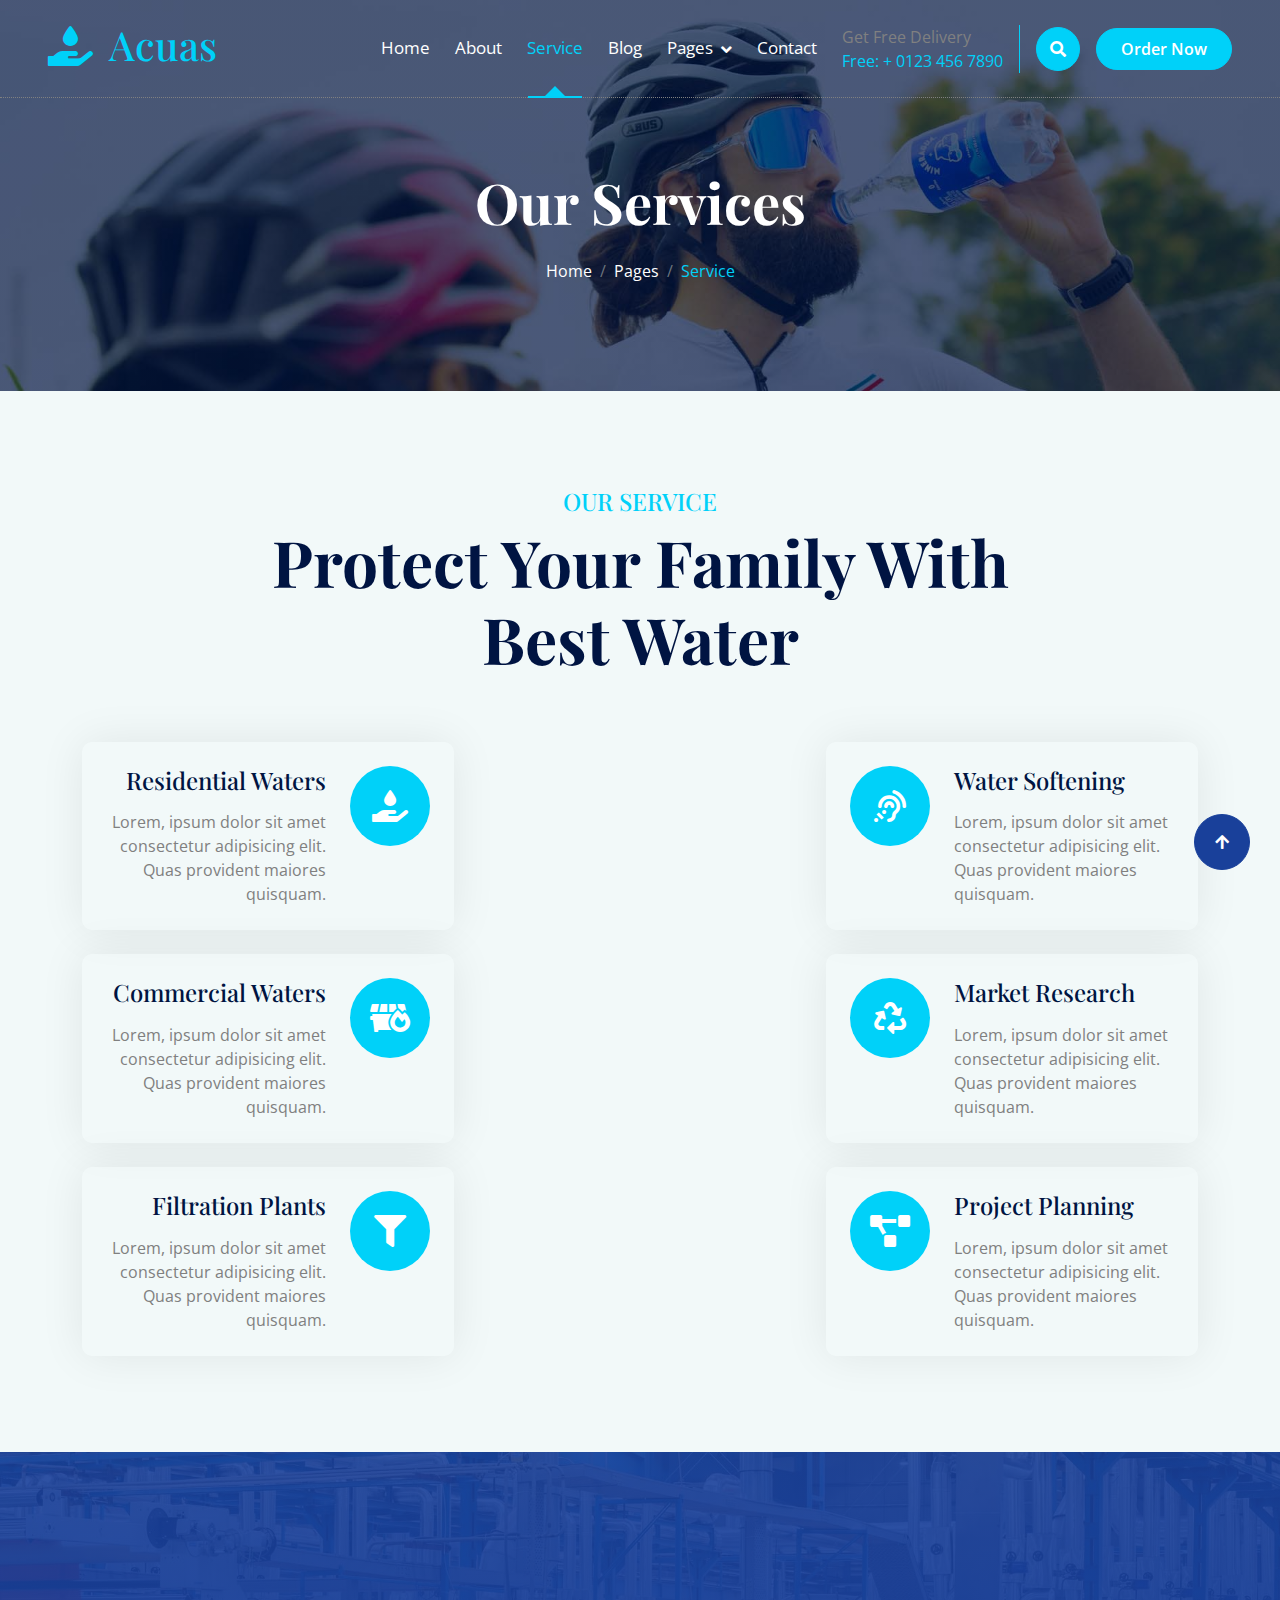
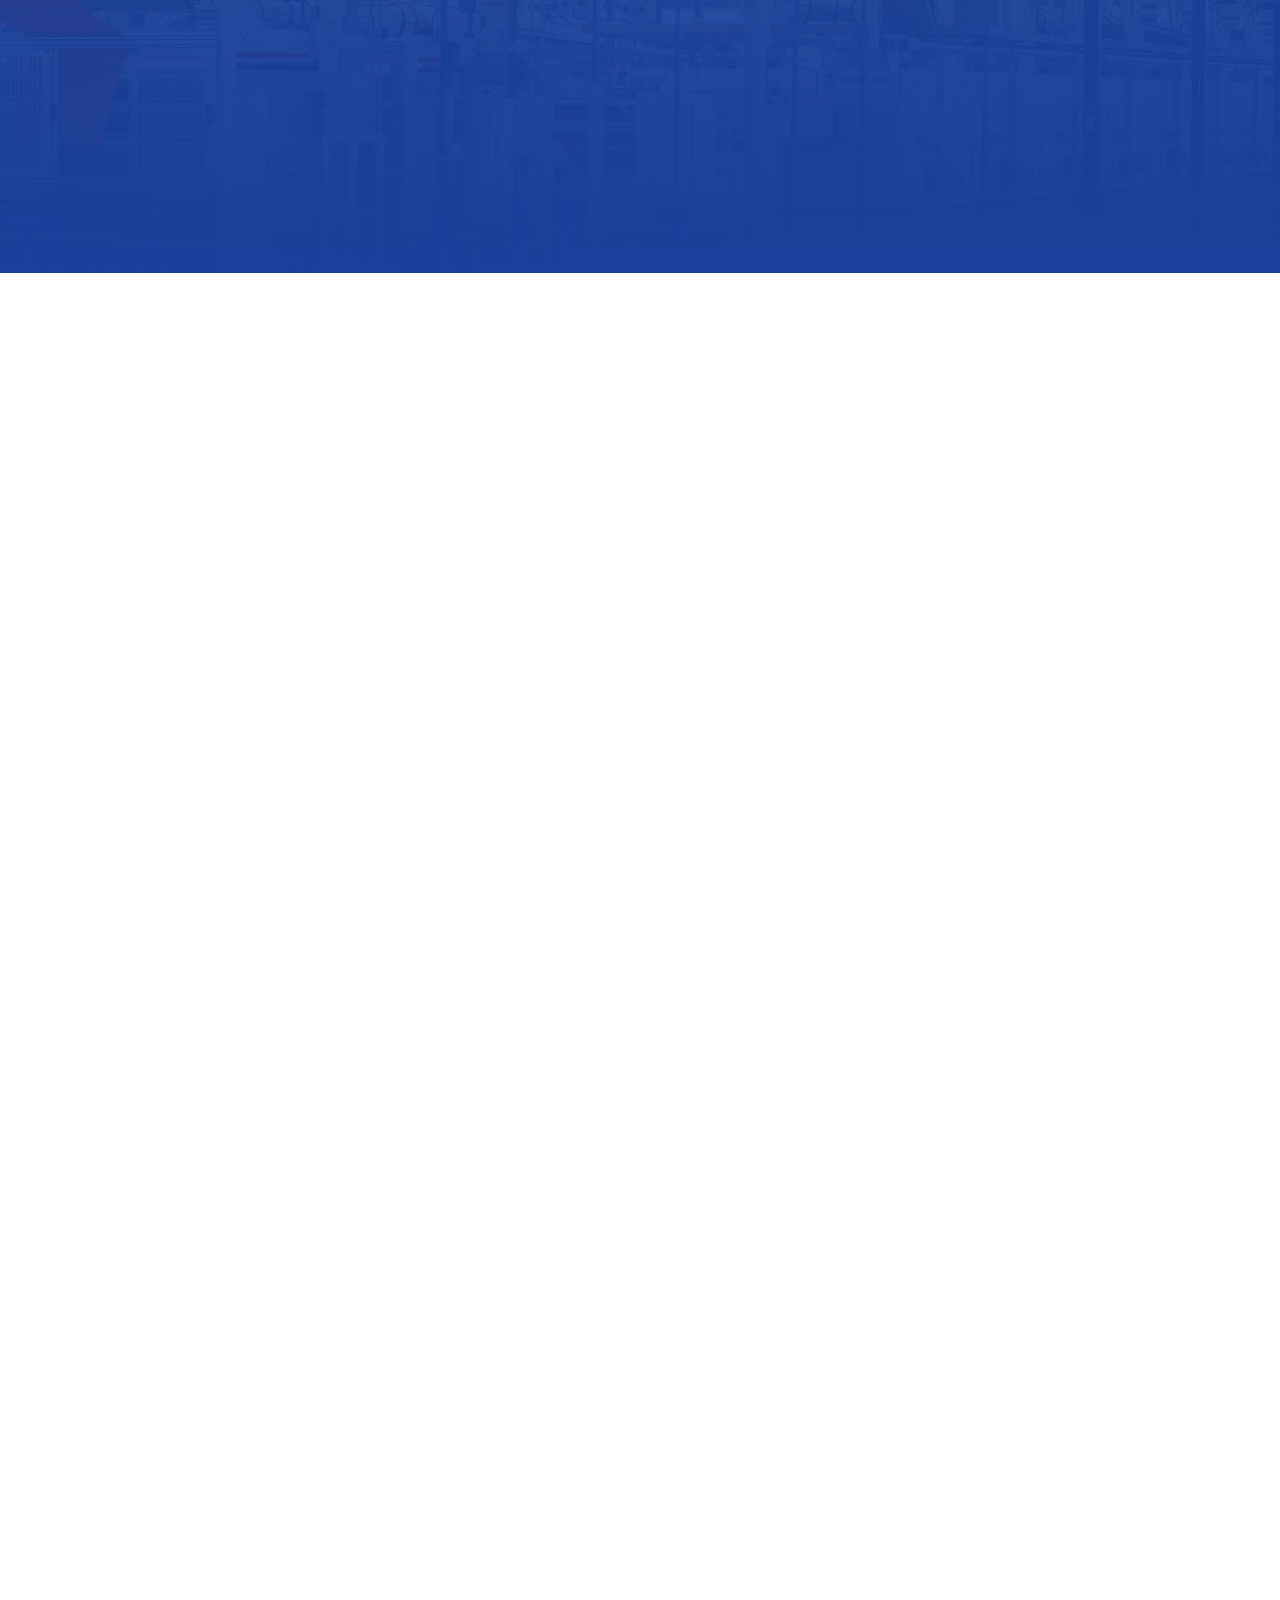
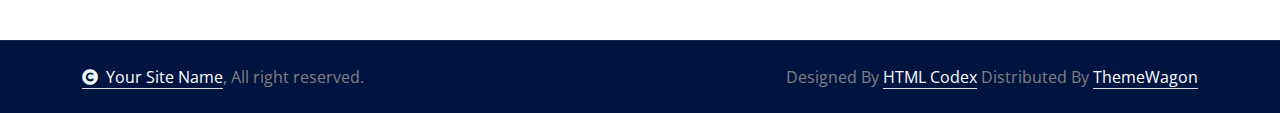
<file: service.html>
<!DOCTYPE html>
<html lang="en">

    <head>
        <meta charset="utf-8">
        <title>Acuas - Drinking Water Website Template</title>
        <meta content="width=device-width, initial-scale=1.0" name="viewport">
        <meta content="" name="keywords">
        <meta content="" name="description">

        <!-- Google Web Fonts -->
        <link rel="preconnect" href="https://fonts.googleapis.com">
        <link rel="preconnect" href="https://fonts.gstatic.com" crossorigin>
        <link href="https://fonts.googleapis.com/css2?family=Open+Sans:ital,wdth,wght@0,75..100,300..800;1,75..100,300..800&family=Playfair+Display:ital,wght@0,400..900;1,400..900&display=swap" rel="stylesheet"> 

        <!-- Icon Font Stylesheet -->
        <link rel="stylesheet" href="https://use.fontawesome.com/releases/v5.15.4/css/all.css"/>
        <link href="https://cdn.jsdelivr.net/npm/bootstrap-icons@1.4.1/font/bootstrap-icons.css" rel="stylesheet">

        <!-- Libraries Stylesheet -->
        <link href="lib/animate/animate.min.css" rel="stylesheet">
        <link href="lib/owlcarousel/assets/owl.carousel.min.css" rel="stylesheet">


        <!-- Customized Bootstrap Stylesheet -->
        <link href="css/bootstrap.min.css" rel="stylesheet">

        <!-- Template Stylesheet -->
        <link href="css/style.css" rel="stylesheet">
    </head>

    <body>

        <!-- Spinner Start -->
        <div id="spinner" class="show bg-white position-fixed translate-middle w-100 vh-100 top-50 start-50 d-flex align-items-center justify-content-center">
            <div class="spinner-border text-primary" style="width: 3rem; height: 3rem;" role="status">
                <span class="sr-only">Loading...</span>
            </div>
        </div>
        <!-- Spinner End -->

        <!-- Navbar & Hero Start -->
        <div class="container-fluid position-relative p-0">
            <nav class="navbar navbar-expand-lg navbar-light px-4 px-lg-5 py-3 py-lg-0">
                <a href="" class="navbar-brand p-0">
                    <h1 class="text-primary"><i class="fas fa-hand-holding-water me-3"></i>Acuas</h1>
                    <!-- <img src="img/logo.png" alt="Logo"> -->
                </a>
                <button class="navbar-toggler" type="button" data-bs-toggle="collapse" data-bs-target="#navbarCollapse">
                    <span class="fa fa-bars"></span>
                </button>
                <div class="collapse navbar-collapse" id="navbarCollapse">
                    <div class="navbar-nav ms-auto py-0">
                        <a href="index.html" class="nav-item nav-link">Home</a>
                        <a href="about.html" class="nav-item nav-link">About</a>
                        <a href="service.html" class="nav-item nav-link active">Service</a>
                        <a href="blog.html" class="nav-item nav-link">Blog</a>
                        <div class="nav-item dropdown">
                            <a href="#" class="nav-link dropdown-toggle" data-bs-toggle="dropdown">Pages</a>
                            <div class="dropdown-menu m-0">
                                <a href="feature.html" class="dropdown-item">Our Feature</a>
                                <a href="product.html" class="dropdown-item">Our Product</a>
                                <a href="team.html" class="dropdown-item">Our Team</a>
                                <a href="testimonial.html" class="dropdown-item">Testimonial</a>
                                <a href="404.html" class="dropdown-item">404 Page</a>
                            </div>
                        </div>
                        <a href="contact.html" class="nav-item nav-link">Contact</a>
                    </div>
                    <div class="d-none d-xl-flex me-3">
                        <div class="d-flex flex-column pe-3 border-end border-primary">
                            <span class="text-body">Get Free Delivery</span>
                            <a href="tel:+4733378901"><span class="text-primary">Free: + 0123 456 7890</span></a>
                        </div>
                    </div>
                    <button class="btn btn-primary btn-md-square d-flex flex-shrink-0 mb-3 mb-lg-0 rounded-circle me-3" data-bs-toggle="modal" data-bs-target="#searchModal"><i class="fas fa-search"></i></button>
                    <a href="" class="btn btn-primary rounded-pill d-inline-flex flex-shrink-0 py-2 px-4">Order Now</a>
                </div>
            </nav>

            <!-- Header Start -->
            <div class="container-fluid bg-breadcrumb">
                <div class="container text-center py-5" style="max-width: 900px;">
                    <h4 class="text-white display-4 mb-4 wow fadeInDown" data-wow-delay="0.1s">Our Services</h4>
                    <ol class="breadcrumb d-flex justify-content-center mb-0 wow fadeInDown" data-wow-delay="0.3s">
                        <li class="breadcrumb-item"><a href="index.html">Home</a></li>
                        <li class="breadcrumb-item"><a href="#">Pages</a></li>
                        <li class="breadcrumb-item active text-primary">Service</li>
                    </ol>    
                </div>
            </div>
            <!-- Header End -->
        </div>
        <!-- Navbar & Hero End -->

        <!-- Modal Search Start -->
        <div class="modal fade" id="searchModal" tabindex="-1" aria-labelledby="exampleModalLabel" aria-hidden="true">
            <div class="modal-dialog modal-fullscreen">
                <div class="modal-content rounded-0">
                    <div class="modal-header">
                        <h4 class="modal-title mb-0" id="exampleModalLabel">Search by keyword</h4>
                        <button type="button" class="btn-close" data-bs-dismiss="modal" aria-label="Close"></button>
                    </div>
                    <div class="modal-body d-flex align-items-center">
                        <div class="input-group w-75 mx-auto d-flex">
                            <input type="search" class="form-control p-3" placeholder="keywords" aria-describedby="search-icon-1">
                            <span id="search-icon-1" class="input-group-text btn border p-3"><i class="fa fa-search text-white"></i></span>
                        </div>
                    </div>
                </div>
            </div>
        </div>
        <!-- Modal Search End -->

        <!-- Service Start -->
        <div class="container-fluid service bg-light overflow-hidden py-5">
            <div class="container py-5">
                <div class="text-center mx-auto pb-5 wow fadeInUp" data-wow-delay="0.2s" style="max-width: 800px;">
                    <h4 class="text-uppercase text-primary">Our Service</h4>
                    <h1 class="display-3 text-capitalize mb-3">Protect Your Family with Best Water</h1>
                </div>
                <div class="row gx-0 gy-4 align-items-center">
                    <div class="col-lg-6 col-xl-4 wow fadeInLeft" data-wow-delay="0.2s">
                        <div class="service-item rounded p-4 mb-4">
                            <div class="row">
                                <div class="col-12">
                                    <div class="d-flex">
                                        <div class="service-content text-end">
                                            <a href="#" class="h4 d-inline-block mb-3">Residential Waters</a>
                                            <p class="mb-0">Lorem, ipsum dolor sit amet consectetur adipisicing elit. Quas provident maiores quisquam.</p>
                                        </div>
                                        <div class="ps-4">
                                            <div class="service-btn"><i class="fas fa-hand-holding-water text-white fa-2x"></i></div>
                                        </div>
                                    </div>
                                </div>
                            </div>
                        </div>
                        <div class="service-item rounded p-4 mb-4">
                            <div class="row">
                                <div class="col-12">
                                    <div class="d-flex">
                                        <div class="service-content text-end">
                                            <a href="#" class="h4 d-inline-block mb-3">Commercial Waters</a>
                                            <p class="mb-0">Lorem, ipsum dolor sit amet consectetur adipisicing elit. Quas provident maiores quisquam.</p>
                                        </div>
                                        <div class="ps-4">
                                            <div class="service-btn"><i class="fas fa-dumpster-fire text-white fa-2x"></i></div>
                                        </div>
                                    </div>
                                </div>
                            </div>
                        </div>
                        <div class="service-item rounded p-4 mb-0">
                            <div class="row">
                                <div class="col-12">
                                    <div class="d-flex">
                                        <div class="service-content text-end">
                                            <a href="#" class="h4 d-inline-block mb-3">Filtration Plants</a>
                                            <p class="mb-0">Lorem, ipsum dolor sit amet consectetur adipisicing elit. Quas provident maiores quisquam.</p>
                                        </div>
                                        <div class="ps-4">
                                            <div class="service-btn"><i class="fas fa-filter text-white fa-2x"></i></div>
                                        </div>
                                    </div>
                                </div>
                            </div>
                        </div>
                    </div>
                    <div class="col-lg-6 col-xl-4 wow fadeInUp" data-wow-delay="0.3s">
                        <div class="bg-transparent">
                            <img src="img/water.png" class="img-fluid w-100" alt="">
                        </div>
                    </div>
                    <div class="col-lg-6 col-xl-4 wow fadeInRight" data-wow-delay="0.2s">
                        <div class="service-item rounded p-4 mb-4">
                            <div class="row">
                                <div class="col-12">
                                    <div class="d-flex">
                                        <div class="pe-4">
                                            <div class="service-btn"><i class="fas fa-assistive-listening-systems text-white fa-2x"></i></div>
                                        </div>
                                        <div class="service-content">
                                            <a href="#" class="h4 d-inline-block mb-3">Water Softening</a>
                                            <p class="mb-0">Lorem, ipsum dolor sit amet consectetur adipisicing elit. Quas provident maiores quisquam.</p>
                                        </div>
                                    </div>
                                </div>
                            </div>
                        </div>
                        <div class="service-item rounded p-4 mb-4">
                            <div class="row">
                                <div class="col-12">
                                    <div class="d-flex">
                                        <div class="pe-4">
                                            <div class="service-btn"><i class="fas fa-recycle text-white fa-2x"></i></div>
                                        </div>
                                        <div class="service-content">
                                            <a href="#" class="h4 d-inline-block mb-3">Market Research</a>
                                            <p class="mb-0">Lorem, ipsum dolor sit amet consectetur adipisicing elit. Quas provident maiores quisquam.</p>
                                        </div>
                                    </div>
                                </div>
                            </div>
                        </div>
                        <div class="service-item rounded p-4 mb-0">
                            <div class="row">
                                <div class="col-12">
                                    <div class="d-flex">
                                        <div class="pe-4">
                                            <div class="service-btn"><i class="fas fa-project-diagram text-white fa-2x"></i></div>
                                        </div>
                                        <div class="service-content">
                                            <a href="#" class="h4 d-inline-block mb-3">Project Planning</a>
                                            <p class="mb-0">Lorem, ipsum dolor sit amet consectetur adipisicing elit. Quas provident maiores quisquam.</p>
                                        </div>
                                    </div>
                                </div>
                            </div>
                        </div>
                    </div>
                </div>
            </div>
        </div>
        <!-- Service End -->

        <!-- Fact Counter -->
        <div class="container-fluid counter py-5">
            <div class="container py-5">
                <div class="row g-5">
                    <div class="col-md-6 col-lg-6 col-xl-3 wow fadeInUp" data-wow-delay="0.2s">
                        <div class="counter-item">
                            <div class="counter-item-icon mx-auto">
                                <i class="fas fa-thumbs-up fa-3x text-white"></i>
                            </div>
                            <h4 class="text-white my-4">Happy Clients</h4>
                            <div class="counter-counting">
                                <span class="text-white fs-2 fw-bold" data-toggle="counter-up">456</span>
                                <span class="h1 fw-bold text-white">+</span>
                            </div>
                        </div>
                    </div>
                    <div class="col-md-6 col-lg-6 col-xl-3 wow fadeInUp" data-wow-delay="0.4s">
                        <div class="counter-item">
                            <div class="counter-item-icon mx-auto">
                                <i class="fas fa-truck fa-3x text-white"></i>
                            </div>
                            <h4 class="text-white my-4">Transport</h4>
                            <div class="counter-counting">
                                <span class="text-white fs-2 fw-bold" data-toggle="counter-up">513</span>
                                <span class="h1 fw-bold text-white">+</span>
                            </div>
                        </div>
                    </div>
                    <div class="col-md-6 col-lg-6 col-xl-3 wow fadeInUp" data-wow-delay="0.6s">
                        <div class="counter-item">
                            <div class="counter-item-icon mx-auto">
                                <i class="fas fa-users fa-3x text-white"></i>
                            </div>
                            <h4 class="text-white my-4">Employees</h4>
                            <div class="counter-counting">
                                <span class="text-white fs-2 fw-bold" data-toggle="counter-up">53</span>
                                <span class="h1 fw-bold text-white">+</span>
                            </div>
                        </div>
                    </div>
                    <div class="col-md-6 col-lg-6 col-xl-3 wow fadeInUp" data-wow-delay="0.8s">
                        <div class="counter-item">
                            <div class="counter-item-icon mx-auto">
                                <i class="fas fa-heart fa-3x text-white"></i>
                            </div>
                            <h4 class="text-white my-4">Years Experiance</h4>
                            <div class="counter-counting">
                                <span class="text-white fs-2 fw-bold" data-toggle="counter-up">17</span>
                                <span class="h1 fw-bold text-white">+</span>
                            </div>
                        </div>
                    </div>
                </div>
            </div>
        </div>
        <!-- Fact Counter -->

        <!-- Testimonial Start -->
        <div class="container-fluid testimonial py-5">
            <div class="container py-5">
                <div class="text-center mx-auto pb-5 wow fadeInUp" data-wow-delay="0.2s" style="max-width: 800px;">
                    <h4 class="text-uppercase text-primary">Testimonials</h4>
                    <h1 class="display-3 text-capitalize mb-3">Our clients reviews.</h1>
                </div>
                <div class="owl-carousel testimonial-carousel wow fadeInUp" data-wow-delay="0.3s">
                    <div class="testimonial-item text-center p-4">
                        <p>Lorem ipsum dolor sit amet consectetur, adipisicing elit. Incidunt pariatur officiis quis molestias, sit iure sunt voluptatibus accusantium laboriosam dolore.
                        </p>
                        <div class="d-flex justify-content-center mb-4">
                            <img src="img/testimonial-1.jpg" class="img-fluid border border-4 border-primary" style="width: 100px; height: 100px; border-radius: 50px;" alt="">
                        </div>
                        <div class="d-block">
                            <h4 class="text-dark">Client Name</h4>
                            <p class="m-0 pb-3">Profession</p>
                            <div class="d-flex justify-content-center text-secondary">
                                <i class="fas fa-star"></i>
                                <i class="fas fa-star"></i>
                                <i class="fas fa-star"></i>
                                <i class="fas fa-star"></i>
                                <i class="fas fa-star"></i>
                            </div>
                        </div>
                    </div>
                    <div class="testimonial-item text-center p-4">
                        <p>Lorem ipsum dolor sit amet consectetur, adipisicing elit. Incidunt pariatur officiis quis molestias, sit iure sunt voluptatibus accusantium laboriosam dolore.
                        </p>
                        <div class="d-flex justify-content-center mb-4">
                            <img src="img/testimonial-2.jpg" class="img-fluid border border-4 border-primary" style="width: 100px; height: 100px; border-radius: 50px;" alt="">
                        </div>
                        <div class="d-block">
                            <h4 class="text-dark">Client Name</h4>
                            <p class="m-0 pb-3">Profession</p>
                            <div class="d-flex justify-content-center text-secondary">
                                <i class="fas fa-star"></i>
                                <i class="fas fa-star"></i>
                                <i class="fas fa-star"></i>
                                <i class="fas fa-star"></i>
                                <i class="fas fa-star"></i>
                            </div>
                        </div>
                    </div>
                    <div class="testimonial-item text-center p-4">
                        <p>Lorem ipsum dolor sit amet consectetur, adipisicing elit. Incidunt pariatur officiis quis molestias, sit iure sunt voluptatibus accusantium laboriosam dolore.
                        </p>
                        <div class="d-flex justify-content-center mb-4">
                            <img src="img/testimonial-3.jpg" class="img-fluid border border-4 border-primary" style="width: 100px; height: 100px; border-radius: 50px;" alt="">
                        </div>
                        <div class="d-block">
                            <h4 class="text-dark">Client Name</h4>
                            <p class="m-0 pb-3">Profession</p>
                            <div class="d-flex justify-content-center text-secondary">
                                <i class="fas fa-star"></i>
                                <i class="fas fa-star"></i>
                                <i class="fas fa-star"></i>
                                <i class="fas fa-star"></i>
                                <i class="fas fa-star"></i>
                            </div>
                        </div>
                    </div>
                    <div class="testimonial-item text-center p-4">
                        <p>Lorem ipsum dolor sit amet consectetur, adipisicing elit. Incidunt pariatur officiis quis molestias, sit iure sunt voluptatibus accusantium laboriosam dolore.
                        </p>
                        <div class="d-flex justify-content-center mb-4">
                            <img src="img/testimonial-3.jpg" class="img-fluid border border-4 border-primary" style="width: 100px; height: 100px; border-radius: 50px;" alt="">
                        </div>
                        <div class="d-block">
                            <h4 class="text-dark">Client Name</h4>
                            <p class="m-0 pb-3">Profession</p>
                            <div class="d-flex justify-content-center text-secondary">
                                <i class="fas fa-star"></i>
                                <i class="fas fa-star"></i>
                                <i class="fas fa-star"></i>
                                <i class="fas fa-star"></i>
                                <i class="fas fa-star"></i>
                            </div>
                        </div>
                    </div>
                </div>
            </div>
        </div>
        <!-- Testimonial End -->

        <!-- Footer Start -->
        <div class="container-fluid footer py-5 wow fadeIn" data-wow-delay="0.2s">
            <div class="container py-5">
                <div class="row g-5 mb-5 align-items-center">
                    <div class="col-lg-7">
                        <div class="position-relative mx-auto">
                            <input class="form-control rounded-pill w-100 py-3 ps-4 pe-5" type="text" placeholder="Email address to Subscribe">
                            <button type="button" class="btn btn-secondary rounded-pill position-absolute top-0 end-0 py-2 px-4 mt-2 me-2">Subscribe</button>
                        </div>
                    </div>
                    <div class="col-lg-5">
                        <div class="d-flex align-items-center justify-content-center justify-content-lg-end">
                            <a class="btn btn-secondary btn-md-square rounded-circle me-3" href=""><i class="fab fa-facebook-f"></i></a>
                            <a class="btn btn-secondary btn-md-square rounded-circle me-3" href=""><i class="fab fa-twitter"></i></a>
                            <a class="btn btn-secondary btn-md-square rounded-circle me-3" href=""><i class="fab fa-instagram"></i></a>
                            <a class="btn btn-secondary btn-md-square rounded-circle me-0" href=""><i class="fab fa-linkedin-in"></i></a>
                        </div>
                    </div>
                </div>
                <div class="row g-5">
                    <div class="col-md-6 col-lg-6 col-xl-3">
                        <div class="footer-item d-flex flex-column">
                            <div class="footer-item">
                                <h3 class="text-white mb-4"><i class="fas fa-hand-holding-water text-primary me-3"></i>Acuas</h3>
                                <p class="mb-3">Dolor amet sit justo amet elitr clita ipsum elitr est.Lorem ipsum dolor sit amet, consectetur adipiscing elit consectetur adipiscing elit.</p>
                            </div>
                            <div class="position-relative">
                                <input class="form-control rounded-pill w-100 py-3 ps-4 pe-5" type="text" placeholder="Enter your email">
                                <button type="button" class="btn btn-secondary rounded-pill position-absolute top-0 end-0 py-2 mt-2 me-2">SignUp</button>
                            </div>
                        </div>
                    </div>
                    <div class="col-md-6 col-lg-6 col-xl-3">
                        <div class="footer-item d-flex flex-column">
                            <h4 class="text-white mb-4">About Us</h4>
                            <a href="#"><i class="fas fa-angle-right me-2"></i> Why Choose Us</a>
                            <a href="#"><i class="fas fa-angle-right me-2"></i> Free Water Bottles</a>
                            <a href="#"><i class="fas fa-angle-right me-2"></i> Water Dispensers</a>
                            <a href="#"><i class="fas fa-angle-right me-2"></i> Bottled Water Coolers</a>
                            <a href="#"><i class="fas fa-angle-right me-2"></i> Contact us</a>
                            <a href="#"><i class="fas fa-angle-right me-2"></i> Terms & Conditions</a>
                        </div>
                    </div>
                    <div class="col-md-6 col-lg-6 col-xl-3">
                        <div class="footer-item d-flex flex-column">
                            <h4 class="text-white mb-4">Business Hours</h4>
                            <div class="mb-3">
                                <h6 class="text-muted mb-0">Mon - Friday:</h6>
                                <p class="text-white mb-0">09.00 am to 07.00 pm</p>
                            </div>
                            <div class="mb-3">
                                <h6 class="text-muted mb-0">Saturday:</h6>
                                <p class="text-white mb-0">10.00 am to 05.00 pm</p>
                            </div>
                            <div class="mb-3">
                                <h6 class="text-muted mb-0">Vacation:</h6>
                                <p class="text-white mb-0">All Sunday is our vacation</p>
                            </div>
                        </div>
                    </div>
                    <div class="col-md-6 col-lg-6 col-xl-3">
                        <div class="footer-item d-flex flex-column">
                            <h4 class="text-white mb-4">Contact Info</h4>
                            <a href="#"><i class="fa fa-map-marker-alt me-2"></i> 123 Street, New York, USA</a>
                            <a href="mailto:info@example.com"><i class="fas fa-envelope me-2"></i> info@example.com</a>
                            <a href="mailto:info@example.com"><i class="fas fa-envelope me-2"></i> info@example.com</a>
                            <a href="tel:+012 345 67890"><i class="fas fa-phone me-2"></i> +012 345 67890</a>
                            <a href="tel:+012 345 67890" class="mb-3"><i class="fas fa-print me-2"></i> +012 345 67890</a>
                        </div>
                    </div>
                </div>
            </div>
        </div>
        <!-- Footer End -->

        
        <!-- Copyright Start -->
        <div class="container-fluid copyright py-4">
            <div class="container">
                <div class="row g-4 align-items-center">
                    <div class="col-md-6 text-center text-md-start mb-md-0">
                        <span class="text-body"><a href="#" class="border-bottom text-white"><i class="fas fa-copyright text-light me-2"></i>Your Site Name</a>, All right reserved.</span>
                    </div>
                    <div class="col-md-6 text-center text-md-end text-body">
                        <!--/*** This template is free as long as you keep the below author’s credit link/attribution link/backlink. ***/-->
                        <!--/*** If you'd like to use the template without the below author’s credit link/attribution link/backlink, ***/-->
                        <!--/*** you can purchase the Credit Removal License from "https://htmlcodex.com/credit-removal". ***/-->
                        Designed By <a class="border-bottom text-white" href="https://htmlcodex.com">HTML Codex</a> Distributed By <a class="border-bottom text-white" href="https://themewagon.com">ThemeWagon</a>
                    </div>
                </div>
            </div>
        </div>
        <!-- Copyright End -->


        <!-- Back to Top -->
        <a href="#" class="btn btn-secondary btn-lg-square rounded-circle back-to-top"><i class="fa fa-arrow-up"></i></a>   

        
    <!-- JavaScript Libraries -->
    <script src="https://ajax.googleapis.com/ajax/libs/jquery/3.6.4/jquery.min.js"></script>
    <script src="https://cdn.jsdelivr.net/npm/bootstrap@5.0.0/dist/js/bootstrap.bundle.min.js"></script>
    <script src="lib/wow/wow.min.js"></script>
    <script src="lib/easing/easing.min.js"></script>
    <script src="lib/waypoints/waypoints.min.js"></script>
    <script src="lib/counterup/counterup.min.js"></script>
    <script src="lib/owlcarousel/owl.carousel.min.js"></script>
    

    <!-- Template Javascript -->
    <script src="js/main.js"></script>
    </body>

</html>
</file>
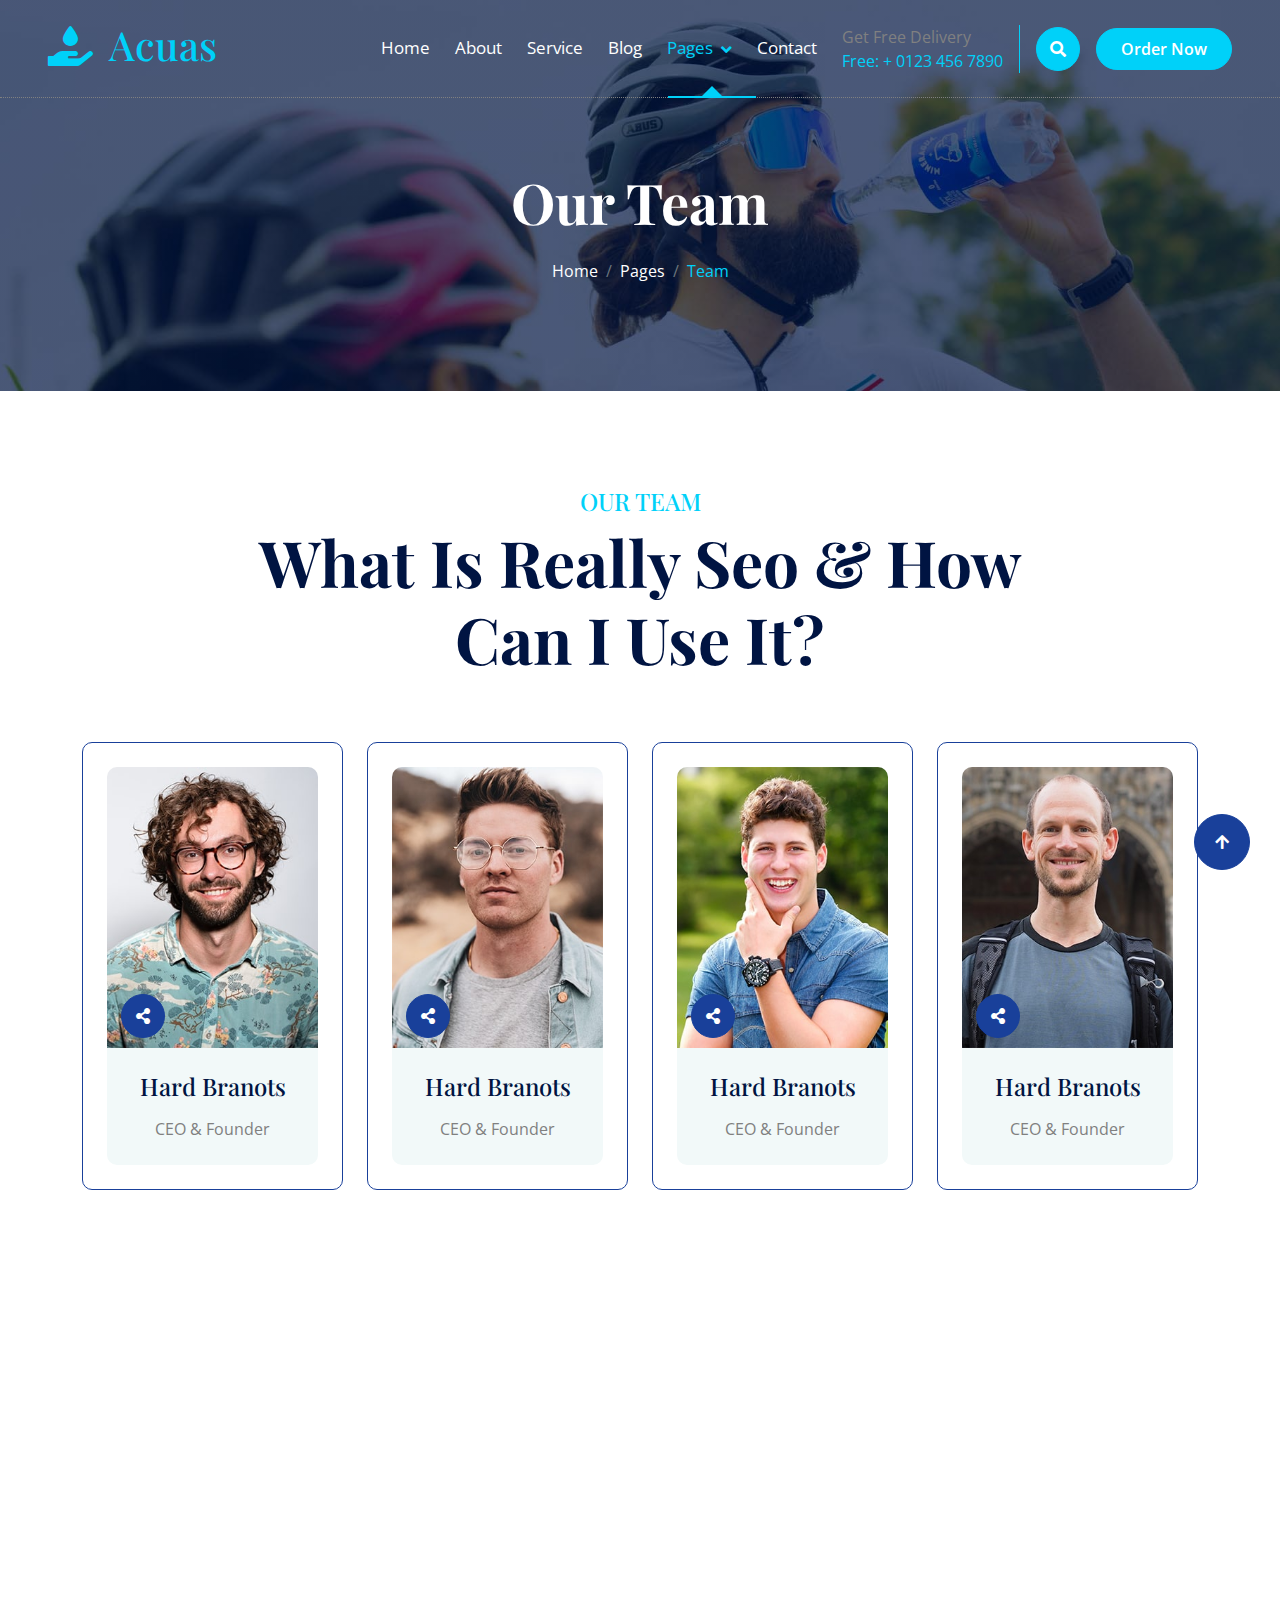
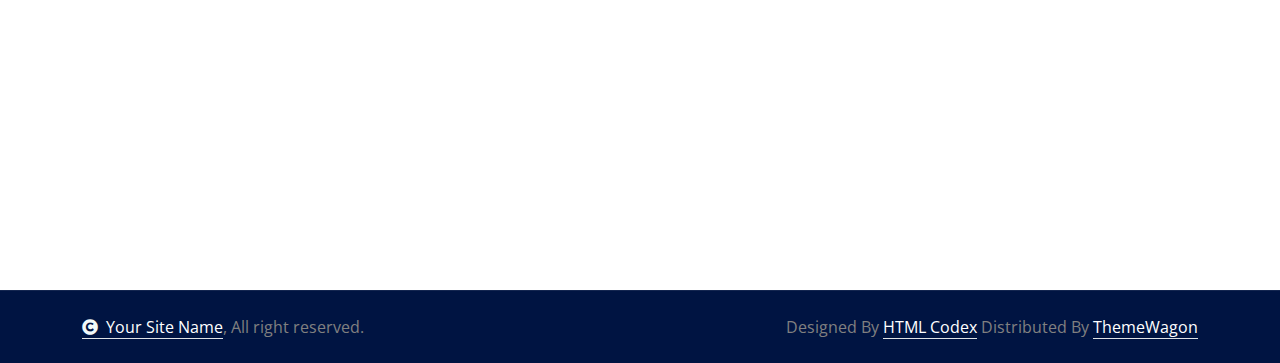
<file: team.html>
<!DOCTYPE html>
<html lang="en">

    <head>
        <meta charset="utf-8">
        <title>Acuas - Drinking Water Website Template</title>
        <meta content="width=device-width, initial-scale=1.0" name="viewport">
        <meta content="" name="keywords">
        <meta content="" name="description">

        <!-- Google Web Fonts -->
        <link rel="preconnect" href="https://fonts.googleapis.com">
        <link rel="preconnect" href="https://fonts.gstatic.com" crossorigin>
        <link href="https://fonts.googleapis.com/css2?family=Open+Sans:ital,wdth,wght@0,75..100,300..800;1,75..100,300..800&family=Playfair+Display:ital,wght@0,400..900;1,400..900&display=swap" rel="stylesheet"> 

        <!-- Icon Font Stylesheet -->
        <link rel="stylesheet" href="https://use.fontawesome.com/releases/v5.15.4/css/all.css"/>
        <link href="https://cdn.jsdelivr.net/npm/bootstrap-icons@1.4.1/font/bootstrap-icons.css" rel="stylesheet">

        <!-- Libraries Stylesheet -->
        <link href="lib/animate/animate.min.css" rel="stylesheet">
        <link href="lib/owlcarousel/assets/owl.carousel.min.css" rel="stylesheet">


        <!-- Customized Bootstrap Stylesheet -->
        <link href="css/bootstrap.min.css" rel="stylesheet">

        <!-- Template Stylesheet -->
        <link href="css/style.css" rel="stylesheet">
    </head>

    <body>

        <!-- Spinner Start -->
        <div id="spinner" class="show bg-white position-fixed translate-middle w-100 vh-100 top-50 start-50 d-flex align-items-center justify-content-center">
            <div class="spinner-border text-primary" style="width: 3rem; height: 3rem;" role="status">
                <span class="sr-only">Loading...</span>
            </div>
        </div>
        <!-- Spinner End -->

        <!-- Navbar & Hero Start -->
        <div class="container-fluid position-relative p-0">
            <nav class="navbar navbar-expand-lg navbar-light px-4 px-lg-5 py-3 py-lg-0">
                <a href="" class="navbar-brand p-0">
                    <h1 class="text-primary"><i class="fas fa-hand-holding-water me-3"></i>Acuas</h1>
                    <!-- <img src="img/logo.png" alt="Logo"> -->
                </a>
                <button class="navbar-toggler" type="button" data-bs-toggle="collapse" data-bs-target="#navbarCollapse">
                    <span class="fa fa-bars"></span>
                </button>
                <div class="collapse navbar-collapse" id="navbarCollapse">
                    <div class="navbar-nav ms-auto py-0">
                        <a href="index.html" class="nav-item nav-link">Home</a>
                        <a href="about.html" class="nav-item nav-link">About</a>
                        <a href="service.html" class="nav-item nav-link">Service</a>
                        <a href="blog.html" class="nav-item nav-link">Blog</a>
                        <div class="nav-item dropdown active">
                            <a href="#" class="nav-link dropdown-toggle active" data-bs-toggle="dropdown">Pages</a>
                            <div class="dropdown-menu m-0">
                                <a href="feature.html" class="dropdown-item">Our Feature</a>
                                <a href="product.html" class="dropdown-item">Our Product</a>
                                <a href="team.html" class="dropdown-item active">Our Team</a>
                                <a href="testimonial.html" class="dropdown-item">Testimonial</a>
                                <a href="404.html" class="dropdown-item">404 Page</a>
                            </div>
                        </div>
                        <a href="contact.html" class="nav-item nav-link">Contact</a>
                    </div>
                    <div class="d-none d-xl-flex me-3">
                        <div class="d-flex flex-column pe-3 border-end border-primary">
                            <span class="text-body">Get Free Delivery</span>
                            <a href="tel:+4733378901"><span class="text-primary">Free: + 0123 456 7890</span></a>
                        </div>
                    </div>
                    <button class="btn btn-primary btn-md-square d-flex flex-shrink-0 mb-3 mb-lg-0 rounded-circle me-3" data-bs-toggle="modal" data-bs-target="#searchModal"><i class="fas fa-search"></i></button>
                    <a href="" class="btn btn-primary rounded-pill d-inline-flex flex-shrink-0 py-2 px-4">Order Now</a>
                </div>
            </nav>

            <!-- Header Start -->
            <div class="container-fluid bg-breadcrumb">
                <div class="container text-center py-5" style="max-width: 900px;">
                    <h4 class="text-white display-4 mb-4 wow fadeInDown" data-wow-delay="0.1s">Our Team</h4>
                    <ol class="breadcrumb d-flex justify-content-center mb-0 wow fadeInDown" data-wow-delay="0.3s">
                        <li class="breadcrumb-item"><a href="index.html">Home</a></li>
                        <li class="breadcrumb-item"><a href="#">Pages</a></li>
                        <li class="breadcrumb-item active text-primary">Team</li>
                    </ol>    
                </div>
            </div>
            <!-- Header End -->
        </div>
        <!-- Navbar & Hero End -->

        <!-- Modal Search Start -->
        <div class="modal fade" id="searchModal" tabindex="-1" aria-labelledby="exampleModalLabel" aria-hidden="true">
            <div class="modal-dialog modal-fullscreen">
                <div class="modal-content rounded-0">
                    <div class="modal-header">
                        <h4 class="modal-title mb-0" id="exampleModalLabel">Search by keyword</h4>
                        <button type="button" class="btn-close" data-bs-dismiss="modal" aria-label="Close"></button>
                    </div>
                    <div class="modal-body d-flex align-items-center">
                        <div class="input-group w-75 mx-auto d-flex">
                            <input type="search" class="form-control p-3" placeholder="keywords" aria-describedby="search-icon-1">
                            <span id="search-icon-1" class="input-group-text btn border p-3"><i class="fa fa-search text-white"></i></span>
                        </div>
                    </div>
                </div>
            </div>
        </div>
        <!-- Modal Search End -->

        <!-- Team Start -->
        <div class="container-fluid team py-5">
            <div class="container py-5">
                <div class="text-center mx-auto pb-5 wow fadeInUp" data-wow-delay="0.2s" style="max-width: 800px;">
                    <h4 class="text-uppercase text-primary">Our Team</h4>
                    <h1 class="display-3 text-capitalize mb-3">What is Really seo & How Can I Use It?</h1>
                </div>
                <div class="row g-4">
                    <div class="col-md-6 col-lg-6 col-xl-3 wow fadeInUp" data-wow-delay="0.2s">
                        <div class="team-item p-4">
                            <div class="team-inner rounded">
                                <div class="team-img">
                                    <img src="img/team-1.jpg" class="img-fluid rounded-top w-100" alt="Image">
                                    <div class="team-share">
                                        <a class="btn btn-secondary btn-md-square rounded-pill text-white mx-1" href=""><i class="fas fa-share-alt"></i></a>
                                    </div>
                                    <div class="team-icon rounded-pill py-2 px-2">
                                        <a class="btn btn-secondary btn-sm-square rounded-pill mx-1" href=""><i class="fab fa-facebook-f"></i></a>
                                        <a class="btn btn-secondary btn-sm-square rounded-pill me-1" href=""><i class="fab fa-twitter"></i></a>
                                        <a class="btn btn-secondary btn-sm-square rounded-pill me-1" href=""><i class="fab fa-linkedin-in"></i></a>
                                        <a class="btn btn-secondary btn-sm-square rounded-pill me-1" href=""><i class="fab fa-instagram"></i></a>
                                    </div>
                                </div>
                                <div class="bg-light rounded-bottom text-center py-4">
                                    <h4 class="mb-3">Hard Branots</h4>
                                    <p class="mb-0">CEO & Founder</p>
                                </div>
                            </div>
                        </div>
                    </div>
                    <div class="col-md-6 col-lg-6 col-xl-3 wow fadeInUp" data-wow-delay="0.4s">
                        <div class="team-item p-4">
                            <div class="team-inner rounded">
                                <div class="team-img">
                                    <img src="img/team-2.jpg" class="img-fluid rounded-top w-100" alt="Image">
                                    <div class="team-share">
                                        <a class="btn btn-secondary btn-md-square rounded-pill text-white mx-1" href=""><i class="fas fa-share-alt"></i></a>
                                    </div>
                                    <div class="team-icon rounded-pill py-2 px-2">
                                        <a class="btn btn-secondary btn-sm-square rounded-pill mx-1" href=""><i class="fab fa-facebook-f"></i></a>
                                        <a class="btn btn-secondary btn-sm-square rounded-pill me-1" href=""><i class="fab fa-twitter"></i></a>
                                        <a class="btn btn-secondary btn-sm-square rounded-pill me-1" href=""><i class="fab fa-linkedin-in"></i></a>
                                        <a class="btn btn-secondary btn-sm-square rounded-pill me-1" href=""><i class="fab fa-instagram"></i></a>
                                    </div>
                                </div>
                                <div class="bg-light rounded-bottom text-center py-4">
                                    <h4 class="mb-3">Hard Branots</h4>
                                    <p class="mb-0">CEO & Founder</p>
                                </div>
                            </div>
                        </div>
                    </div>
                    <div class="col-md-6 col-lg-6 col-xl-3 wow fadeInUp" data-wow-delay="0.6s">
                        <div class="team-item p-4">
                            <div class="team-inner rounded">
                                <div class="team-img">
                                    <img src="img/team-3.jpg" class="img-fluid rounded-top w-100" alt="Image">
                                    <div class="team-share">
                                        <a class="btn btn-secondary btn-md-square rounded-pill text-white mx-1" href=""><i class="fas fa-share-alt"></i></a>
                                    </div>
                                    <div class="team-icon rounded-pill py-2 px-2">
                                        <a class="btn btn-secondary btn-sm-square rounded-pill mx-1" href=""><i class="fab fa-facebook-f"></i></a>
                                        <a class="btn btn-secondary btn-sm-square rounded-pill me-1" href=""><i class="fab fa-twitter"></i></a>
                                        <a class="btn btn-secondary btn-sm-square rounded-pill me-1" href=""><i class="fab fa-linkedin-in"></i></a>
                                        <a class="btn btn-secondary btn-sm-square rounded-pill me-1" href=""><i class="fab fa-instagram"></i></a>
                                    </div>
                                </div>
                                <div class="bg-light rounded-bottom text-center py-4">
                                    <h4 class="mb-3">Hard Branots</h4>
                                    <p class="mb-0">CEO & Founder</p>
                                </div>
                            </div>
                        </div>
                    </div>
                    <div class="col-md-6 col-lg-6 col-xl-3 wow fadeInUp" data-wow-delay="0.8s">
                        <div class="team-item p-4">
                            <div class="team-inner rounded">
                                <div class="team-img">
                                    <img src="img/team-4.jpg" class="img-fluid rounded-top w-100" alt="Image">
                                    <div class="team-share">
                                        <a class="btn btn-secondary btn-md-square rounded-pill text-white mx-1" href=""><i class="fas fa-share-alt"></i></a>
                                    </div>
                                    <div class="team-icon rounded-pill py-2 px-2">
                                        <a class="btn btn-secondary btn-sm-square rounded-pill mx-1" href=""><i class="fab fa-facebook-f"></i></a>
                                        <a class="btn btn-secondary btn-sm-square rounded-pill me-1" href=""><i class="fab fa-twitter"></i></a>
                                        <a class="btn btn-secondary btn-sm-square rounded-pill me-1" href=""><i class="fab fa-linkedin-in"></i></a>
                                        <a class="btn btn-secondary btn-sm-square rounded-pill me-1" href=""><i class="fab fa-instagram"></i></a>
                                    </div>
                                </div>
                                <div class="bg-light rounded-bottom text-center py-4">
                                    <h4 class="mb-3">Hard Branots</h4>
                                    <p class="mb-0">CEO & Founder</p>
                                </div>
                            </div>
                        </div>
                    </div>
                </div>
            </div>
        </div>
        <!-- Team End -->

        <!-- Footer Start -->
        <div class="container-fluid footer py-5 wow fadeIn" data-wow-delay="0.2s">
            <div class="container py-5">
                <div class="row g-5 mb-5 align-items-center">
                    <div class="col-lg-7">
                        <div class="position-relative mx-auto">
                            <input class="form-control rounded-pill w-100 py-3 ps-4 pe-5" type="text" placeholder="Email address to Subscribe">
                            <button type="button" class="btn btn-secondary rounded-pill position-absolute top-0 end-0 py-2 px-4 mt-2 me-2">Subscribe</button>
                        </div>
                    </div>
                    <div class="col-lg-5">
                        <div class="d-flex align-items-center justify-content-center justify-content-lg-end">
                            <a class="btn btn-secondary btn-md-square rounded-circle me-3" href=""><i class="fab fa-facebook-f"></i></a>
                            <a class="btn btn-secondary btn-md-square rounded-circle me-3" href=""><i class="fab fa-twitter"></i></a>
                            <a class="btn btn-secondary btn-md-square rounded-circle me-3" href=""><i class="fab fa-instagram"></i></a>
                            <a class="btn btn-secondary btn-md-square rounded-circle me-0" href=""><i class="fab fa-linkedin-in"></i></a>
                        </div>
                    </div>
                </div>
                <div class="row g-5">
                    <div class="col-md-6 col-lg-6 col-xl-3">
                        <div class="footer-item d-flex flex-column">
                            <div class="footer-item">
                                <h3 class="text-white mb-4"><i class="fas fa-hand-holding-water text-primary me-3"></i>Acuas</h3>
                                <p class="mb-3">Dolor amet sit justo amet elitr clita ipsum elitr est.Lorem ipsum dolor sit amet, consectetur adipiscing elit consectetur adipiscing elit.</p>
                            </div>
                            <div class="position-relative">
                                <input class="form-control rounded-pill w-100 py-3 ps-4 pe-5" type="text" placeholder="Enter your email">
                                <button type="button" class="btn btn-secondary rounded-pill position-absolute top-0 end-0 py-2 mt-2 me-2">SignUp</button>
                            </div>
                        </div>
                    </div>
                    <div class="col-md-6 col-lg-6 col-xl-3">
                        <div class="footer-item d-flex flex-column">
                            <h4 class="text-white mb-4">About Us</h4>
                            <a href="#"><i class="fas fa-angle-right me-2"></i> Why Choose Us</a>
                            <a href="#"><i class="fas fa-angle-right me-2"></i> Free Water Bottles</a>
                            <a href="#"><i class="fas fa-angle-right me-2"></i> Water Dispensers</a>
                            <a href="#"><i class="fas fa-angle-right me-2"></i> Bottled Water Coolers</a>
                            <a href="#"><i class="fas fa-angle-right me-2"></i> Contact us</a>
                            <a href="#"><i class="fas fa-angle-right me-2"></i> Terms & Conditions</a>
                        </div>
                    </div>
                    <div class="col-md-6 col-lg-6 col-xl-3">
                        <div class="footer-item d-flex flex-column">
                            <h4 class="text-white mb-4">Business Hours</h4>
                            <div class="mb-3">
                                <h6 class="text-muted mb-0">Mon - Friday:</h6>
                                <p class="text-white mb-0">09.00 am to 07.00 pm</p>
                            </div>
                            <div class="mb-3">
                                <h6 class="text-muted mb-0">Saturday:</h6>
                                <p class="text-white mb-0">10.00 am to 05.00 pm</p>
                            </div>
                            <div class="mb-3">
                                <h6 class="text-muted mb-0">Vacation:</h6>
                                <p class="text-white mb-0">All Sunday is our vacation</p>
                            </div>
                        </div>
                    </div>
                    <div class="col-md-6 col-lg-6 col-xl-3">
                        <div class="footer-item d-flex flex-column">
                            <h4 class="text-white mb-4">Contact Info</h4>
                            <a href="#"><i class="fa fa-map-marker-alt me-2"></i> 123 Street, New York, USA</a>
                            <a href="mailto:info@example.com"><i class="fas fa-envelope me-2"></i> info@example.com</a>
                            <a href="mailto:info@example.com"><i class="fas fa-envelope me-2"></i> info@example.com</a>
                            <a href="tel:+012 345 67890"><i class="fas fa-phone me-2"></i> +012 345 67890</a>
                            <a href="tel:+012 345 67890" class="mb-3"><i class="fas fa-print me-2"></i> +012 345 67890</a>
                        </div>
                    </div>
                </div>
            </div>
        </div>
        <!-- Footer End -->

        
        <!-- Copyright Start -->
        <div class="container-fluid copyright py-4">
            <div class="container">
                <div class="row g-4 align-items-center">
                    <div class="col-md-6 text-center text-md-start mb-md-0">
                        <span class="text-body"><a href="#" class="border-bottom text-white"><i class="fas fa-copyright text-light me-2"></i>Your Site Name</a>, All right reserved.</span>
                    </div>
                    <div class="col-md-6 text-center text-md-end text-body">
                        <!--/*** This template is free as long as you keep the below author’s credit link/attribution link/backlink. ***/-->
                        <!--/*** If you'd like to use the template without the below author’s credit link/attribution link/backlink, ***/-->
                        <!--/*** you can purchase the Credit Removal License from "https://htmlcodex.com/credit-removal". ***/-->
                        Designed By <a class="border-bottom text-white" href="https://htmlcodex.com">HTML Codex</a> Distributed By <a class="border-bottom text-white" href="https://themewagon.com">ThemeWagon</a>
                    </div>
                </div>
            </div>
        </div>
        <!-- Copyright End -->


        <!-- Back to Top -->
        <a href="#" class="btn btn-secondary btn-lg-square rounded-circle back-to-top"><i class="fa fa-arrow-up"></i></a>   

        
    <!-- JavaScript Libraries -->
    <script src="https://ajax.googleapis.com/ajax/libs/jquery/3.6.4/jquery.min.js"></script>
    <script src="https://cdn.jsdelivr.net/npm/bootstrap@5.0.0/dist/js/bootstrap.bundle.min.js"></script>
    <script src="lib/wow/wow.min.js"></script>
    <script src="lib/easing/easing.min.js"></script>
    <script src="lib/waypoints/waypoints.min.js"></script>
    <script src="lib/counterup/counterup.min.js"></script>
    <script src="lib/owlcarousel/owl.carousel.min.js"></script>
    

    <!-- Template Javascript -->
    <script src="js/main.js"></script>
    </body>

</html>
</file>
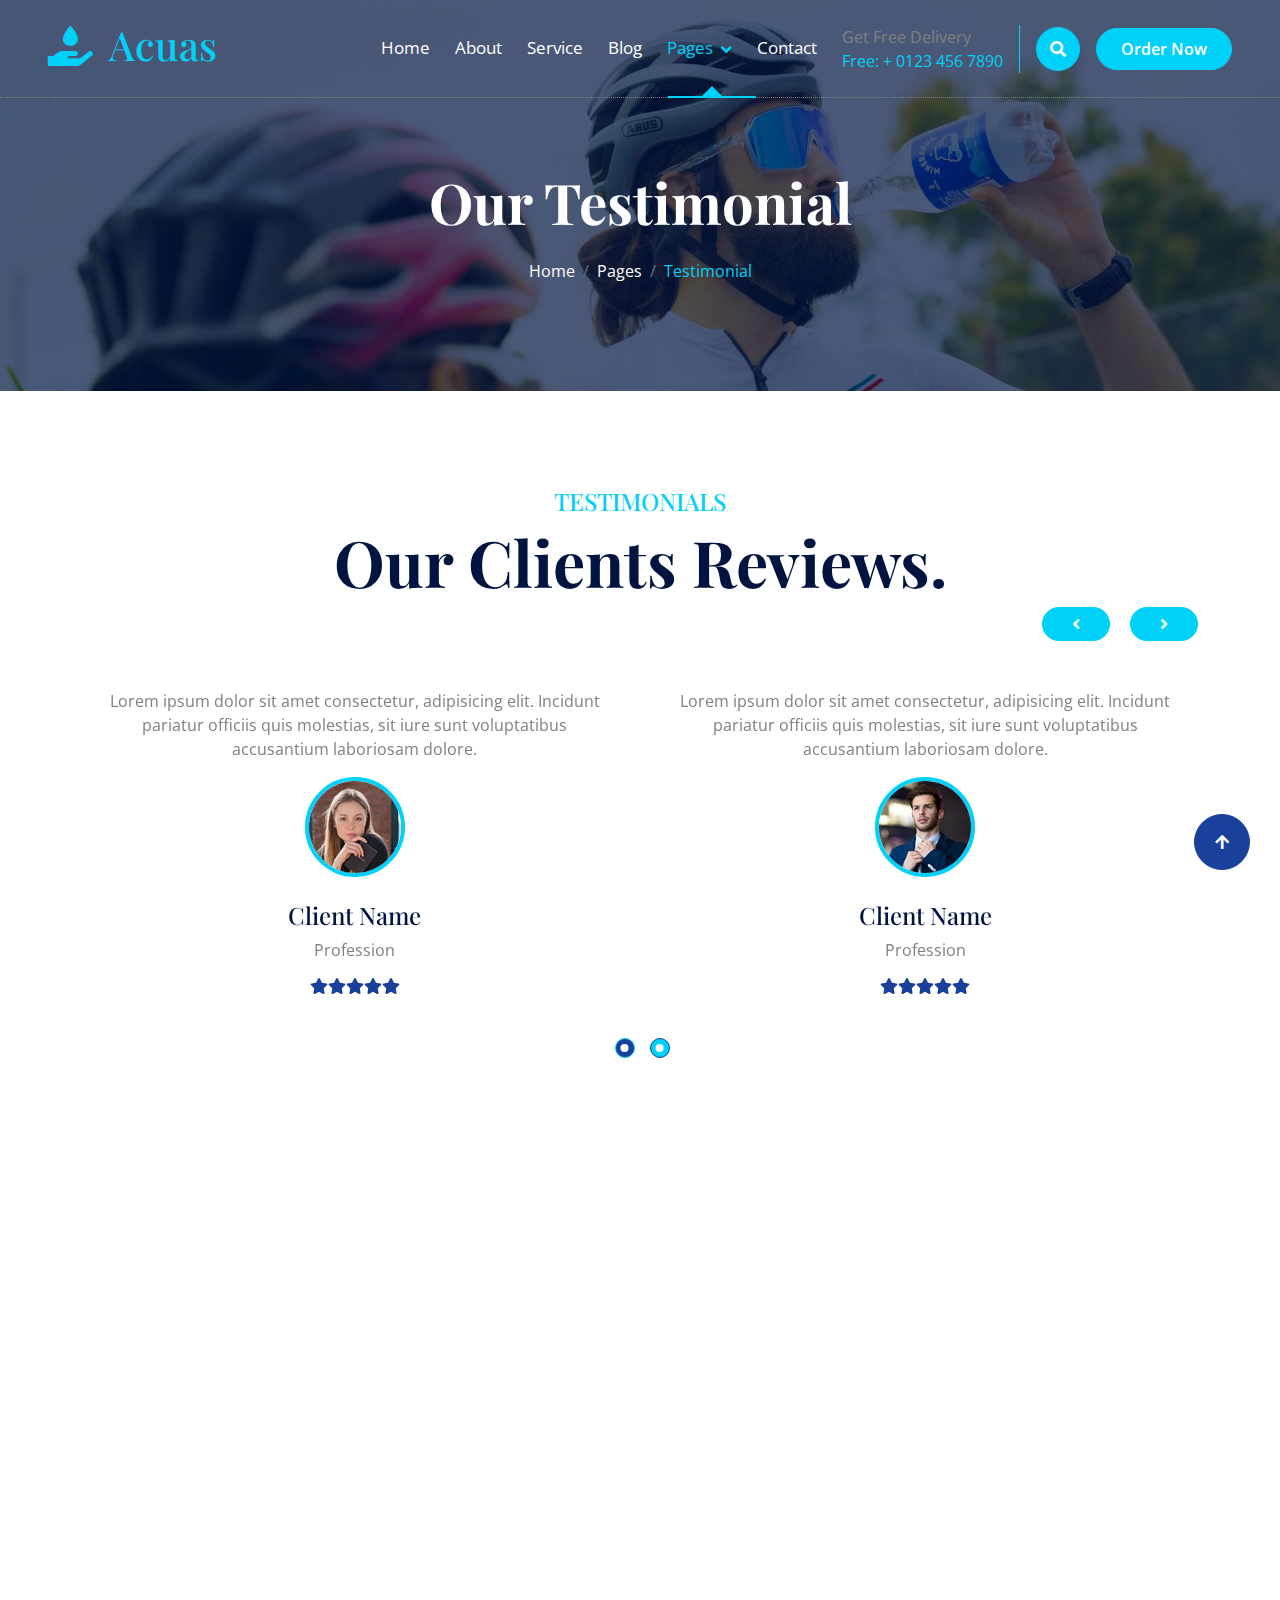
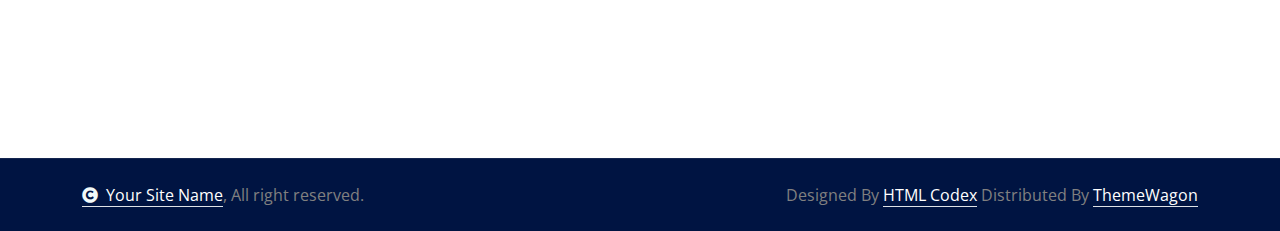
<file: testimonial.html>
<!DOCTYPE html>
<html lang="en">

    <head>
        <meta charset="utf-8">
        <title>Acuas - Drinking Water Website Template</title>
        <meta content="width=device-width, initial-scale=1.0" name="viewport">
        <meta content="" name="keywords">
        <meta content="" name="description">

        <!-- Google Web Fonts -->
        <link rel="preconnect" href="https://fonts.googleapis.com">
        <link rel="preconnect" href="https://fonts.gstatic.com" crossorigin>
        <link href="https://fonts.googleapis.com/css2?family=Open+Sans:ital,wdth,wght@0,75..100,300..800;1,75..100,300..800&family=Playfair+Display:ital,wght@0,400..900;1,400..900&display=swap" rel="stylesheet"> 

        <!-- Icon Font Stylesheet -->
        <link rel="stylesheet" href="https://use.fontawesome.com/releases/v5.15.4/css/all.css"/>
        <link href="https://cdn.jsdelivr.net/npm/bootstrap-icons@1.4.1/font/bootstrap-icons.css" rel="stylesheet">

        <!-- Libraries Stylesheet -->
        <link href="lib/animate/animate.min.css" rel="stylesheet">
        <link href="lib/owlcarousel/assets/owl.carousel.min.css" rel="stylesheet">


        <!-- Customized Bootstrap Stylesheet -->
        <link href="css/bootstrap.min.css" rel="stylesheet">

        <!-- Template Stylesheet -->
        <link href="css/style.css" rel="stylesheet">
    </head>

    <body>

        <!-- Spinner Start -->
        <div id="spinner" class="show bg-white position-fixed translate-middle w-100 vh-100 top-50 start-50 d-flex align-items-center justify-content-center">
            <div class="spinner-border text-primary" style="width: 3rem; height: 3rem;" role="status">
                <span class="sr-only">Loading...</span>
            </div>
        </div>
        <!-- Spinner End -->

        <!-- Navbar & Hero Start -->
        <div class="container-fluid position-relative p-0">
            <nav class="navbar navbar-expand-lg navbar-light px-4 px-lg-5 py-3 py-lg-0">
                <a href="" class="navbar-brand p-0">
                    <h1 class="text-primary"><i class="fas fa-hand-holding-water me-3"></i>Acuas</h1>
                    <!-- <img src="img/logo.png" alt="Logo"> -->
                </a>
                <button class="navbar-toggler" type="button" data-bs-toggle="collapse" data-bs-target="#navbarCollapse">
                    <span class="fa fa-bars"></span>
                </button>
                <div class="collapse navbar-collapse" id="navbarCollapse">
                    <div class="navbar-nav ms-auto py-0">
                        <a href="index.html" class="nav-item nav-link">Home</a>
                        <a href="about.html" class="nav-item nav-link">About</a>
                        <a href="service.html" class="nav-item nav-link">Service</a>
                        <a href="blog.html" class="nav-item nav-link">Blog</a>
                        <div class="nav-item dropdown active">
                            <a href="#" class="nav-link dropdown-toggle active" data-bs-toggle="dropdown">Pages</a>
                            <div class="dropdown-menu m-0">
                                <a href="feature.html" class="dropdown-item">Our Feature</a>
                                <a href="product.html" class="dropdown-item">Our Product</a>
                                <a href="team.html" class="dropdown-item">Our Team</a>
                                <a href="testimonial.html" class="dropdown-item active">Testimonial</a>
                                <a href="404.html" class="dropdown-item">404 Page</a>
                            </div>
                        </div>
                        <a href="contact.html" class="nav-item nav-link">Contact</a>
                    </div>
                    <div class="d-none d-xl-flex me-3">
                        <div class="d-flex flex-column pe-3 border-end border-primary">
                            <span class="text-body">Get Free Delivery</span>
                            <a href="tel:+4733378901"><span class="text-primary">Free: + 0123 456 7890</span></a>
                        </div>
                    </div>
                    <button class="btn btn-primary btn-md-square d-flex flex-shrink-0 mb-3 mb-lg-0 rounded-circle me-3" data-bs-toggle="modal" data-bs-target="#searchModal"><i class="fas fa-search"></i></button>
                    <a href="" class="btn btn-primary rounded-pill d-inline-flex flex-shrink-0 py-2 px-4">Order Now</a>
                </div>
            </nav>

            <!-- Header Start -->
            <div class="container-fluid bg-breadcrumb">
                <div class="container text-center py-5" style="max-width: 900px;">
                    <h4 class="text-white display-4 mb-4 wow fadeInDown" data-wow-delay="0.1s">Our Testimonial</h4>
                    <ol class="breadcrumb d-flex justify-content-center mb-0 wow fadeInDown" data-wow-delay="0.3s">
                        <li class="breadcrumb-item"><a href="index.html">Home</a></li>
                        <li class="breadcrumb-item"><a href="#">Pages</a></li>
                        <li class="breadcrumb-item active text-primary">Testimonial</li>
                    </ol>    
                </div>
            </div>
            <!-- Header End -->
        </div>
        <!-- Navbar & Hero End -->

        <!-- Modal Search Start -->
        <div class="modal fade" id="searchModal" tabindex="-1" aria-labelledby="exampleModalLabel" aria-hidden="true">
            <div class="modal-dialog modal-fullscreen">
                <div class="modal-content rounded-0">
                    <div class="modal-header">
                        <h4 class="modal-title mb-0" id="exampleModalLabel">Search by keyword</h4>
                        <button type="button" class="btn-close" data-bs-dismiss="modal" aria-label="Close"></button>
                    </div>
                    <div class="modal-body d-flex align-items-center">
                        <div class="input-group w-75 mx-auto d-flex">
                            <input type="search" class="form-control p-3" placeholder="keywords" aria-describedby="search-icon-1">
                            <span id="search-icon-1" class="input-group-text btn border p-3"><i class="fa fa-search text-white"></i></span>
                        </div>
                    </div>
                </div>
            </div>
        </div>
        <!-- Modal Search End -->

        <!-- Testimonial Start -->
        <div class="container-fluid testimonial py-5">
            <div class="container py-5">
                <div class="text-center mx-auto pb-5 wow fadeInUp" data-wow-delay="0.2s" style="max-width: 800px;">
                    <h4 class="text-uppercase text-primary">Testimonials</h4>
                    <h1 class="display-3 text-capitalize mb-3">Our clients reviews.</h1>
                </div>
                <div class="owl-carousel testimonial-carousel wow fadeInUp" data-wow-delay="0.3s">
                    <div class="testimonial-item text-center p-4">
                        <p>Lorem ipsum dolor sit amet consectetur, adipisicing elit. Incidunt pariatur officiis quis molestias, sit iure sunt voluptatibus accusantium laboriosam dolore.
                        </p>
                        <div class="d-flex justify-content-center mb-4">
                            <img src="img/testimonial-1.jpg" class="img-fluid border border-4 border-primary" style="width: 100px; height: 100px; border-radius: 50px;" alt="">
                        </div>
                        <div class="d-block">
                            <h4 class="text-dark">Client Name</h4>
                            <p class="m-0 pb-3">Profession</p>
                            <div class="d-flex justify-content-center text-secondary">
                                <i class="fas fa-star"></i>
                                <i class="fas fa-star"></i>
                                <i class="fas fa-star"></i>
                                <i class="fas fa-star"></i>
                                <i class="fas fa-star"></i>
                            </div>
                        </div>
                    </div>
                    <div class="testimonial-item text-center p-4">
                        <p>Lorem ipsum dolor sit amet consectetur, adipisicing elit. Incidunt pariatur officiis quis molestias, sit iure sunt voluptatibus accusantium laboriosam dolore.
                        </p>
                        <div class="d-flex justify-content-center mb-4">
                            <img src="img/testimonial-2.jpg" class="img-fluid border border-4 border-primary" style="width: 100px; height: 100px; border-radius: 50px;" alt="">
                        </div>
                        <div class="d-block">
                            <h4 class="text-dark">Client Name</h4>
                            <p class="m-0 pb-3">Profession</p>
                            <div class="d-flex justify-content-center text-secondary">
                                <i class="fas fa-star"></i>
                                <i class="fas fa-star"></i>
                                <i class="fas fa-star"></i>
                                <i class="fas fa-star"></i>
                                <i class="fas fa-star"></i>
                            </div>
                        </div>
                    </div>
                    <div class="testimonial-item text-center p-4">
                        <p>Lorem ipsum dolor sit amet consectetur, adipisicing elit. Incidunt pariatur officiis quis molestias, sit iure sunt voluptatibus accusantium laboriosam dolore.
                        </p>
                        <div class="d-flex justify-content-center mb-4">
                            <img src="img/testimonial-3.jpg" class="img-fluid border border-4 border-primary" style="width: 100px; height: 100px; border-radius: 50px;" alt="">
                        </div>
                        <div class="d-block">
                            <h4 class="text-dark">Client Name</h4>
                            <p class="m-0 pb-3">Profession</p>
                            <div class="d-flex justify-content-center text-secondary">
                                <i class="fas fa-star"></i>
                                <i class="fas fa-star"></i>
                                <i class="fas fa-star"></i>
                                <i class="fas fa-star"></i>
                                <i class="fas fa-star"></i>
                            </div>
                        </div>
                    </div>
                    <div class="testimonial-item text-center p-4">
                        <p>Lorem ipsum dolor sit amet consectetur, adipisicing elit. Incidunt pariatur officiis quis molestias, sit iure sunt voluptatibus accusantium laboriosam dolore.
                        </p>
                        <div class="d-flex justify-content-center mb-4">
                            <img src="img/testimonial-3.jpg" class="img-fluid border border-4 border-primary" style="width: 100px; height: 100px; border-radius: 50px;" alt="">
                        </div>
                        <div class="d-block">
                            <h4 class="text-dark">Client Name</h4>
                            <p class="m-0 pb-3">Profession</p>
                            <div class="d-flex justify-content-center text-secondary">
                                <i class="fas fa-star"></i>
                                <i class="fas fa-star"></i>
                                <i class="fas fa-star"></i>
                                <i class="fas fa-star"></i>
                                <i class="fas fa-star"></i>
                            </div>
                        </div>
                    </div>
                </div>
            </div>
        </div>
        <!-- Testimonial End -->

        <!-- Footer Start -->
        <div class="container-fluid footer py-5 wow fadeIn" data-wow-delay="0.2s">
            <div class="container py-5">
                <div class="row g-5 mb-5 align-items-center">
                    <div class="col-lg-7">
                        <div class="position-relative mx-auto">
                            <input class="form-control rounded-pill w-100 py-3 ps-4 pe-5" type="text" placeholder="Email address to Subscribe">
                            <button type="button" class="btn btn-secondary rounded-pill position-absolute top-0 end-0 py-2 px-4 mt-2 me-2">Subscribe</button>
                        </div>
                    </div>
                    <div class="col-lg-5">
                        <div class="d-flex align-items-center justify-content-center justify-content-lg-end">
                            <a class="btn btn-secondary btn-md-square rounded-circle me-3" href=""><i class="fab fa-facebook-f"></i></a>
                            <a class="btn btn-secondary btn-md-square rounded-circle me-3" href=""><i class="fab fa-twitter"></i></a>
                            <a class="btn btn-secondary btn-md-square rounded-circle me-3" href=""><i class="fab fa-instagram"></i></a>
                            <a class="btn btn-secondary btn-md-square rounded-circle me-0" href=""><i class="fab fa-linkedin-in"></i></a>
                        </div>
                    </div>
                </div>
                <div class="row g-5">
                    <div class="col-md-6 col-lg-6 col-xl-3">
                        <div class="footer-item d-flex flex-column">
                            <div class="footer-item">
                                <h3 class="text-white mb-4"><i class="fas fa-hand-holding-water text-primary me-3"></i>Acuas</h3>
                                <p class="mb-3">Dolor amet sit justo amet elitr clita ipsum elitr est.Lorem ipsum dolor sit amet, consectetur adipiscing elit consectetur adipiscing elit.</p>
                            </div>
                            <div class="position-relative">
                                <input class="form-control rounded-pill w-100 py-3 ps-4 pe-5" type="text" placeholder="Enter your email">
                                <button type="button" class="btn btn-secondary rounded-pill position-absolute top-0 end-0 py-2 mt-2 me-2">SignUp</button>
                            </div>
                        </div>
                    </div>
                    <div class="col-md-6 col-lg-6 col-xl-3">
                        <div class="footer-item d-flex flex-column">
                            <h4 class="text-white mb-4">About Us</h4>
                            <a href="#"><i class="fas fa-angle-right me-2"></i> Why Choose Us</a>
                            <a href="#"><i class="fas fa-angle-right me-2"></i> Free Water Bottles</a>
                            <a href="#"><i class="fas fa-angle-right me-2"></i> Water Dispensers</a>
                            <a href="#"><i class="fas fa-angle-right me-2"></i> Bottled Water Coolers</a>
                            <a href="#"><i class="fas fa-angle-right me-2"></i> Contact us</a>
                            <a href="#"><i class="fas fa-angle-right me-2"></i> Terms & Conditions</a>
                        </div>
                    </div>
                    <div class="col-md-6 col-lg-6 col-xl-3">
                        <div class="footer-item d-flex flex-column">
                            <h4 class="text-white mb-4">Business Hours</h4>
                            <div class="mb-3">
                                <h6 class="text-muted mb-0">Mon - Friday:</h6>
                                <p class="text-white mb-0">09.00 am to 07.00 pm</p>
                            </div>
                            <div class="mb-3">
                                <h6 class="text-muted mb-0">Saturday:</h6>
                                <p class="text-white mb-0">10.00 am to 05.00 pm</p>
                            </div>
                            <div class="mb-3">
                                <h6 class="text-muted mb-0">Vacation:</h6>
                                <p class="text-white mb-0">All Sunday is our vacation</p>
                            </div>
                        </div>
                    </div>
                    <div class="col-md-6 col-lg-6 col-xl-3">
                        <div class="footer-item d-flex flex-column">
                            <h4 class="text-white mb-4">Contact Info</h4>
                            <a href="#"><i class="fa fa-map-marker-alt me-2"></i> 123 Street, New York, USA</a>
                            <a href="mailto:info@example.com"><i class="fas fa-envelope me-2"></i> info@example.com</a>
                            <a href="mailto:info@example.com"><i class="fas fa-envelope me-2"></i> info@example.com</a>
                            <a href="tel:+012 345 67890"><i class="fas fa-phone me-2"></i> +012 345 67890</a>
                            <a href="tel:+012 345 67890" class="mb-3"><i class="fas fa-print me-2"></i> +012 345 67890</a>
                        </div>
                    </div>
                </div>
            </div>
        </div>
        <!-- Footer End -->

        
        <!-- Copyright Start -->
        <div class="container-fluid copyright py-4">
            <div class="container">
                <div class="row g-4 align-items-center">
                    <div class="col-md-6 text-center text-md-start mb-md-0">
                        <span class="text-body"><a href="#" class="border-bottom text-white"><i class="fas fa-copyright text-light me-2"></i>Your Site Name</a>, All right reserved.</span>
                    </div>
                    <div class="col-md-6 text-center text-md-end text-body">
                        <!--/*** This template is free as long as you keep the below author’s credit link/attribution link/backlink. ***/-->
                        <!--/*** If you'd like to use the template without the below author’s credit link/attribution link/backlink, ***/-->
                        <!--/*** you can purchase the Credit Removal License from "https://htmlcodex.com/credit-removal". ***/-->
                        Designed By <a class="border-bottom text-white" href="https://htmlcodex.com">HTML Codex</a> Distributed By <a class="border-bottom text-white" href="https://themewagon.com">ThemeWagon</a>
                    </div>
                </div>
            </div>
        </div>
        <!-- Copyright End -->


        <!-- Back to Top -->
        <a href="#" class="btn btn-secondary btn-lg-square rounded-circle back-to-top"><i class="fa fa-arrow-up"></i></a>   

        
    <!-- JavaScript Libraries -->
    <script src="https://ajax.googleapis.com/ajax/libs/jquery/3.6.4/jquery.min.js"></script>
    <script src="https://cdn.jsdelivr.net/npm/bootstrap@5.0.0/dist/js/bootstrap.bundle.min.js"></script>
    <script src="lib/wow/wow.min.js"></script>
    <script src="lib/easing/easing.min.js"></script>
    <script src="lib/waypoints/waypoints.min.js"></script>
    <script src="lib/counterup/counterup.min.js"></script>
    <script src="lib/owlcarousel/owl.carousel.min.js"></script>
    

    <!-- Template Javascript -->
    <script src="js/main.js"></script>
    </body>

</html>
</file>
<file: css/style.css>
/*** Spinner Start ***/
/*** Spinner ***/
#spinner {
    opacity: 0;
    visibility: hidden;
    transition: opacity .5s ease-out, visibility 0s linear .5s;
    z-index: 99999;
}

#spinner.show {
    transition: opacity .5s ease-out, visibility 0s linear 0s;
    visibility: visible;
    opacity: 1;
}
/*** Spinner End ***/

.back-to-top {
    position: fixed;
    right: 30px;
    bottom: 30px;
    transition: 0.5s;
    z-index: 99;
}

/*** Button Start ***/
.btn {
    font-weight: 600;
    transition: .5s;
}

.btn-square {
    width: 32px;
    height: 32px;
}

.btn-sm-square {
    width: 34px;
    height: 34px;
}

.btn-md-square {
    width: 44px;
    height: 44px;
}

.btn-lg-square {
    width: 56px;
    height: 56px;
}

.btn-xl-square {
    width: 66px;
    height: 66px;
}

.btn-square,
.btn-sm-square,
.btn-md-square,
.btn-lg-square,
.btn-xl-square {
    padding: 0;
    display: flex;
    align-items: center;
    justify-content: center;
    font-weight: normal;
}

.btn.btn-primary {
    color: var(--bs-white);
}

.btn.btn-primary:hover {
    background: var(--bs-secondary);
    border: 1px solid var(--bs-secondary);
}

.btn.btn-secondary {
    color: var(--bs-white);
   
}

.btn.btn-secondary:hover {
    background: var(--bs-primary);
    border: 1px solid var(--bs-primary);
}
/*** Topbar Start ***/

/*** Navbar ***/
.navbar-light .navbar-nav .nav-link {
    position: relative;
    margin-right: 25px;
    padding: 35px 0;
    color: var(--bs-white);
    font-size: 17px;
    font-weight: 400;
    outline: none;
    transition: .5s;
}

.sticky-top.navbar-light .navbar-nav .nav-link {
    padding: 20px 0;
    color: var(--bs-dark);
}

.navbar-light .navbar-nav .nav-link:hover,
.navbar-light .navbar-nav .nav-link.active {
    color: var(--bs-primary);
}

.navbar-light .navbar-brand img {
    max-height: 60px;
    transition: .5s;
}

.sticky-top.navbar-light .navbar-brand img {
    max-height: 45px;
}

.navbar .dropdown-toggle::after {
    border: none;
    content: "\f107";
    font-family: "Font Awesome 5 Free";
    font-weight: 600;
    vertical-align: middle;
    margin-left: 8px;
}

.dropdown .dropdown-menu a:hover {
    background: var(--bs-primary);
    color: var(--bs-white);
}

.navbar .nav-item:hover .dropdown-menu {
    transform: rotateX(0deg);
    visibility: visible;
    background: var(--bs-light);
    transition: .5s;
    opacity: 1;
}

@media (max-width: 991.98px) {
    .sticky-top.navbar-light {
        position: relative;
        background: var(--bs-white);
    }

    .navbar.navbar-expand-lg .navbar-toggler {
        padding: 10px 20px;
        border: 1px solid var(--bs-primary);
        color: var(--bs-primary);
    }

    .navbar-light .navbar-collapse {
        margin-top: 15px;
        border-top: 1px solid rgba(0, 0, 0, .08);
    }

    .navbar-light .navbar-nav .nav-link,
    .sticky-top.navbar-light .navbar-nav .nav-link {
        padding: 10px 0;
        margin-left: 0;
        color: var(--bs-dark);
    }

    .navbar-light .navbar-brand img {
        max-height: 45px;
    }
}

@media (min-width: 992px) {
    .navbar .nav-item .dropdown-menu {
        display: block;
        visibility: hidden;
        top: 100%;
        transform: rotateX(-75deg);
        transform-origin: 0% 0%;
        border: 0;
        border-radius: 10px;
        transition: .5s;
        opacity: 0;
    }

    .navbar-light {
        position: absolute;
        width: 100%;
        top: 0;
        left: 0;
        border-top: 0;
        border-right: 0;
        border-bottom: 1px solid;
        border-left: 0;
        border-style: dotted;
        z-index: 999;
    }
    
    .sticky-top.navbar-light {
        position: fixed;
        background: var(--bs-light);
        border: none;
    }

    .navbar-light .navbar-nav .nav-item::before {
        position: absolute;
        content: "";
        width: 0;
        height: 2px;
        bottom: -1px;
        left: 50%;
        background: var(--bs-primary);
        transition: .5s;
    }

    .sticky-top.navbar-light .navbar-nav .nav-item::before {
        bottom: 0;
    }

    .navbar-light .navbar-nav .nav-item::after {
        content: "";
        position: absolute;
        bottom: 1px;
        left: 50%;
        transform: translateX(-50%);
        border: 10px solid;
        border-color: transparent transparent var(--bs-primary) transparent;
        opacity: 0;
        transition: 0.5s;
    }

    .navbar-light .navbar-nav .nav-item:hover::after,
    .navbar-light .navbar-nav .nav-item.active::after {
        bottom: 1px;
        opacity: 1;
    }

    .navbar-light .navbar-nav .nav-item:hover::before,
    .navbar-light .navbar-nav .nav-item.active::before {
        width: calc(100% - 2px);
        left: 1px;
    }

    .navbar-light .navbar-nav .nav-link.nav-contact::before {
        display: none;
    }
}
/*** Carousel Hero Header Start ***/
.carousel-header {
    position: relative;
    overflow: hidden;
}

.carousel-indicators {
    display: none;
}

.carousel .carousel-control-prev,
.carousel .carousel-control-next {
    width: 0;
}

.carousel .carousel-control-prev .carousel-control-prev-icon,
.carousel .carousel-control-next .carousel-control-next-icon {
    position: absolute;
    top: 50%;
    transform: translateY(-50%);
    padding: 25px 25px;
    display: flex;
    align-items: center;
    justify-content: center;
    background: var(--bs-primary);
    transition: 0.5s;
}

.carousel .carousel-control-prev .carousel-control-prev-icon {
    left: 0;
    border-left: 0;
    border-top-left-radius: 0;
    border-top-right-radius: 50px;
    border-bottom-left-radius: 0;
    border-bottom-right-radius: 50px;

}

.carousel .carousel-control-next .carousel-control-next-icon {
    right: 0;
    border-right: 0;
    border-top-left-radius: 50px;
    border-top-right-radius: 0;
    border-bottom-left-radius: 50px;
    border-bottom-right-radius: 0;
}

.carousel .carousel-control-prev .carousel-control-prev-icon:hover,
.carousel .carousel-control-next .carousel-control-next-icon:hover {
    background: var(--bs-secondary);
}

.carousel .carousel-inner .carousel-item {
    position: relative;
}

.carousel .carousel-inner .carousel-item .carousel-caption-1  {
    position: absolute;
    width: 100%;
    height: 100%;
    top: 0;
    left: 0;
    padding-top: 100px;
    display: flex;
    align-items: center;
    justify-content: end;
    background: linear-gradient(rgba(0, 0, 0, .5), rgba(0, 0, 0, 0.5));
    background-size: cover;
}

.carousel-caption-1-content {
    text-align: end;
    padding-right: 100px;
}

.carousel-caption-1-content .carousel-caption-1-content-btn {
    display: flex;
    justify-content: end;
}

.carousel .carousel-inner .carousel-item .carousel-caption-2  {
    position: absolute;
    width: 100%;
    height: 100%;
    top: 0;
    left: 0;
    padding-top: 100px;
    display: flex;
    align-items: center;
    text-align: center;
    background: linear-gradient(rgba(0, 0, 0, .5), rgba(0, 0, 0, 0.5));
    background-size: cover;
}

.carousel-caption-2-content {
    text-align: start;
    padding-left: 100px;
}

.carousel-caption-2-content .carousel-caption-2-content-btn {
    display: flex;
    justify-content: start;
}



@media (max-width: 992px) {
    .carousel .carousel-inner .carousel-item {
        height: 700px;
        margin-top: -100px;
    }

    .carousel .carousel-inner .carousel-item img {
        height: 700px;
        object-fit: cover;
    }


    .carousel .carousel-inner .carousel-item .carousel-caption-1 {
        max-width: 100% !important;
        justify-content: center;
    }

    .carousel-caption-1-content {
        padding: 0 20px !important;
        text-align: center !important;
    }

    .carousel-caption-1-content .carousel-caption-1-content-btn {
        justify-content: center;
    }


    .carousel .carousel-inner .carousel-item .carousel-caption-2 {
        max-width: 100% !important;
        justify-content: center;
    }

    .carousel-caption-2-content {
        padding: 0 20px !important;
        text-align: center !important;
    }

    .carousel-caption-2-content .carousel-caption-2-content-btn {
        justify-content: center;
    }



    .carousel .carousel-control-prev .carousel-control-prev-icon,
    .carousel .carousel-control-next .carousel-control-next-icon {
        display: none;
    }
}

.modal .modal-header {
    height: 100px;
}

#searchModal .modal-content {
    background: rgba(255, 255, 255, .6);
}
/*** Carousel Hero Header End ***/

/*** Single Page Hero Header Start ***/
.bg-breadcrumb {
    position: relative;
    overflow: hidden;
    background: linear-gradient(rgba(0, 20, 66, 0.7), rgba(0, 20, 66, 0.7)), url(../img/breadcrumb.jpg);
    background-position: center top;
    background-repeat: no-repeat;
    background-size: cover;
    padding: 120px 0 60px 0;
    transition: 0.5s;
}

.bg-breadcrumb .breadcrumb {
    position: relative;
}

.bg-breadcrumb .breadcrumb .breadcrumb-item a {
    color: var(--bs-white);
}

@media (max-width: 992px) {
    .bg-breadcrumb {
        padding: 60px 0 60px 0;
    }
}
/*** Single Page Hero Header End ***/


/*** Features Start ***/
.feature .feature-item {
    display: flex;
    flex-direction: column;
    align-items: center;
    text-align: center;
    background: var(--bs-white);
    border-radius: 10px;
    transition: 0.5s;
}

.feature .feature-item:hover {
    box-shadow: 0 0 45px rgba(0, 0, 0, .08);
}

.feature .feature-item .feature-icon {
    width: 100px;
    height: 100px;
    border-radius: 50px;
    display: flex;
    align-items: center;
    justify-content: center;
    background: var(--bs-primary);
}

.feature .feature-item .feature-icon i {
    transition: 0.5s;
}

.feature .feature-item:hover .feature-icon i {
    transform: rotate(360deg);
}

.feature .feature-item a.btn {
    transition: 0.5s;
}

.feature .feature-item:hover a.btn:hover {
    color: var(--bs-primary) !important;
}
/*** Features End ***/

/*** About Start ***/
.about .about-img {
    position: relative;
    padding-bottom: 30px;
    margin-top: 30px; 
    margin-left: 30px;
}

.about .about-img::before {
    content: "";
    position: absolute;
    width: 100%;
    height: 10px;
    top: -30px;
    right: 0;
    border-radius: 10px;
    background: var(--bs-secondary);

}

.about .about-img::after {
    content: "";
    position: absolute;
    width: 10px;
    height: 100%;
    left: -30px;
    bottom: 30px;
    border-radius: 10px;
    background: var(--bs-secondary);
}

.about .about-img .about-exp {
    position: absolute;
    top: 0;
    left: 0;
    padding: 25px;
    font-size: 30px;
    font-weight: bold;
    background: var(--bs-secondary);
    color: var(--bs-white);
    border: 1px solid var(--bs-secondary);
    margin-top: -30px;
    margin-left: -30px;
    border-radius: 10px;
}
/*** About End ***/

/*** Service Start ***/
.service-item {
    position: relative;
    box-shadow: 0 0 45px rgba(0, 0, 0, .08);
}

.service-item::after {
    content: "";
    position: absolute;
    width: 0;
    height: 0;
    left: 0;
    bottom: 0;
    border-radius: 10px;
    background: var(--bs-primary);
    transition: 0.5s;
    z-index: 1;
}

.service-item:hover::after {
    width: 100%;
    height: 100%;
}

.service-item:hover .service-content,
.service-item:hover .service-btn {
    position: relative;
    z-index: 2;
}

.service-item .service-content a,
.service-item .service-content p {
    transition: 0.5s;
}

.service-item:hover .service-content a:hover {
    color: var(--bs-secondary);
}

.service-item:hover .service-content p {
    color: var(--bs-white);
} 

.service-item .service-btn {
    width: 80px;
    height: 80px;
    border-radius: 50px;
    display: flex;
    align-items: center;
    justify-content: center;
    background: var(--bs-primary);
    transition: 0.5s;
}

.service-item .service-btn i {
    transition: 0.5s;
}

.service-item:hover .service-btn {
    background: var(--bs-white);
}

.service-item:hover .service-btn i {
    transform: rotate(360deg);
    color: var(--bs-primary) !important;
}
/*** Service End ***/


/*** Counter Start ***/
.counter {
    position: relative;
    overflow: hidden;
    background: linear-gradient(rgba(25, 64, 154, 0.9), rgba(25, 64, 154, 1)), url(../img/fact-bg.jpg);
    background-position: center top;
    background-repeat: no-repeat;
    background-size: cover;
}

.counter .counter-item {
    display: flex;
    flex-direction: column;
    justify-content: center;
    text-align: center;
}

.counter .counter-item .counter-item-icon {
    width: 100px;
    height: 100px;
    border-radius: 50px;
    background: var(--bs-primary);
    display: inline-flex;
    align-items: center;
    justify-content: center;
}
/*** Counter End ***/


/*** Products Start ***/
.product .product-item {
    border: 1px solid rgba(196, 211, 211, 0.9);
    border-radius: 10px;
}

/*** Products End ***/

/*** Blog Start ***/
.blog .blog-item {
    border-radius: 10px;
    background: var(--bs-light);
    transition: 0.5s;
}

.blog .blog-item:hover {
    box-shadow: 0 0 45px rgba(0, 0, 0, 0.2);
}

.blog .blog-item .blog-img {
    position: relative;
    overflow: hidden;
    border-top-left-radius: 10px;
    border-top-right-radius: 10px;
}

.blog .blog-item .blog-img::after {
    content: "";
    position: absolute;
    width: 100%;
    height: 100%;
    top: 0;
    left: 0;
    border-top-left-radius: 10px;
    border-top-right-radius: 10px;
    transition: 0.5s;
    z-index: 1;
}

.blog .blog-item .blog-img img {
    transition: 0.5s;
}

.blog .blog-item:hover .blog-img img {
    transform: scale(1.2);
}

.blog .blog-item:hover .blog-img::after {
    background: rgba(0, 209, 249, 0.2);
}

.blog .blog-item .blog-date {
    position: absolute;
    top: 25px;
    left: 25px;
    border-radius: 10px;
    background: var(--bs-primary);
    color: var(--bs-white);
    z-index: 2;
}

.blog .blog-item .blog-content a {
    transition: 0.5s;
}

.blog .blog-item:hover .blog-content a:hover {
    color: var(--bs-primary) !important;
}
/*** Blog End ***/

/*** Team Start ***/
.team .team-item {
    position: relative;
    overflow: hidden;
    background: var(--bs-white);
    border: 1px solid var(--bs-secondary);
    border-radius: 10px;
}

.team .team-item .team-inner {
    transition: 0.5s;
}
.team .team-item:hover .team-inner {
    box-shadow: 0 0 45px rgba(0, 0, 0, 0.2);
}

.team .team-item .team-inner .team-img {
    position: relative;
    z-index: 2;
}

.team .team-item .team-inner .team-img::after {
    content: "";
    width: 100%;
    height: 0;
    position: absolute;
    top: 0;
    left: 0;
    border-top-left-radius: 10px;
    border-top-right-radius: 10px;
    background: rgba(0, 209, 249, 0.2);
    transition: 0.5s;
    z-index: 3;
}

.team .team-item:hover .team-inner .team-img::after {
    height: 100%;
}

.team .team-item .team-inner .team-img .team-share {
    position: absolute;
    left: 10px;
    bottom: 10px;
    transition: 0.5s;
    z-index: 2;
}

.team .team-item:hover .team-inner .team-img .team-share {
    opacity: 0;
}

.team .team-item .team-inner .team-img .team-icon {
    position: absolute;
    bottom: 0;
    left: -100%;
    border-bottom-left-radius: 0 !important; 
    border-top-left-radius: 0 !important;
    display: inline-flex;
    background: var(--bs-primary);
    transition: 0.5s;
    z-index: 4;
}

.team .team-item:hover .team-inner .team-img .team-icon { 
    left: -25px; 
}
/*** Team End ***/


/*** testimonial Start ***/
.testimonial .owl-nav .owl-prev {
    position: absolute;
    top: -58px;
    right: 0;
    background: var(--bs-primary);
    color: var(--bs-white);
    padding: 5px 30px;
    border-radius: 30px;
    transition: 0.5s;
}

.testimonial .owl-nav .owl-prev:hover {
    background: var(--bs-secondary);
    color: var(--bs-white);
}

.testimonial .owl-nav .owl-next {
    position: absolute;
    top: -58px;
    right: 88px;
    background: var(--bs-primary);
    color: var(--bs-white);
    padding: 5px 30px;
    border-radius: 30px;
    transition: 0.5s;
}

.testimonial .owl-nav .owl-next:hover {
    background: var(--bs-secondary);
    color: var(--bs-white);
}

.testimonial-carousel .owl-dots {
    display: flex;
    justify-content: center;
    margin-left: 20px;
    margin-top: 20px;
}

.testimonial-carousel .owl-dots .owl-dot {
    width: 20px;
    height: 20px;
    border-radius: 20px;
    margin-right: 15px;
    border: 1px solid var(--bs-secondary);
    background: var(--bs-primary);
    transition: 0.5s;
}

.testimonial-carousel .owl-dots .owl-dot.active {
    width: 20px;
    height: 20px;
    border-radius: 20px;
    border: 1px solid var(--bs-primary);
    background: var(--bs-secondary) !important;
    transition: 0.5s;
}

.testimonial-carousel .owl-dots .owl-dot span {
    position: relative;
    margin-top: 50%;
    margin-left: 50%;
    transform: translate(-50%, -50%);
    display: flex;
    align-items: center;
    justify-content: center;
    text-align: center;
}

.testimonial-carousel .owl-dots .owl-dot span::after {
    content: "";
    width: 8px;
    height: 8px;
    border-radius: 8px;
    position: absolute;
    top: 50%;
    left: 0;
    transform: translateY(-50%);
    display: flex;
    align-items: center;
    justify-content: center;
    text-align: center;
    background: var(--bs-white);
}

@media (max-width: 992px) {
    .owl-carousel.testimonial-carousel {
        padding-top: 30px;
    }

    .testimonial .owl-nav .owl-prev,
    .testimonial .owl-nav .owl-next {
        top: -30px;
    }
}
/*** testimonial End ***/

/*** Footer Start ***/
.footer {
    background: var(--bs-dark);
}

.footer .footer-item a {
    line-height: 35px;
    color: var(--bs-body);
    transition: 0.5s;
}

.footer .footer-item p {
    line-height: 35px;
}

.footer .footer-item a:hover {
    letter-spacing: 1px;
    color: var(--bs-primary);
}

.footer .footer-item .footer-btn a,
.footer .footer-item .footer-btn a i {
    transition: 0.5s;
}

.footer .footer-item .footer-btn a:hover {
    background: var(--bs-white);
}

.footer .footer-item .footer-btn a:hover i {
    color: var(--bs-primary) !important;
}
/*** Footer End ***/

/*** copyright Start ***/
.copyright {
    border-top: 1px solid rgba(255, 255, 255, 0.08);
    background: var(--bs-dark);
}
/*** copyright end ***/
</file>
